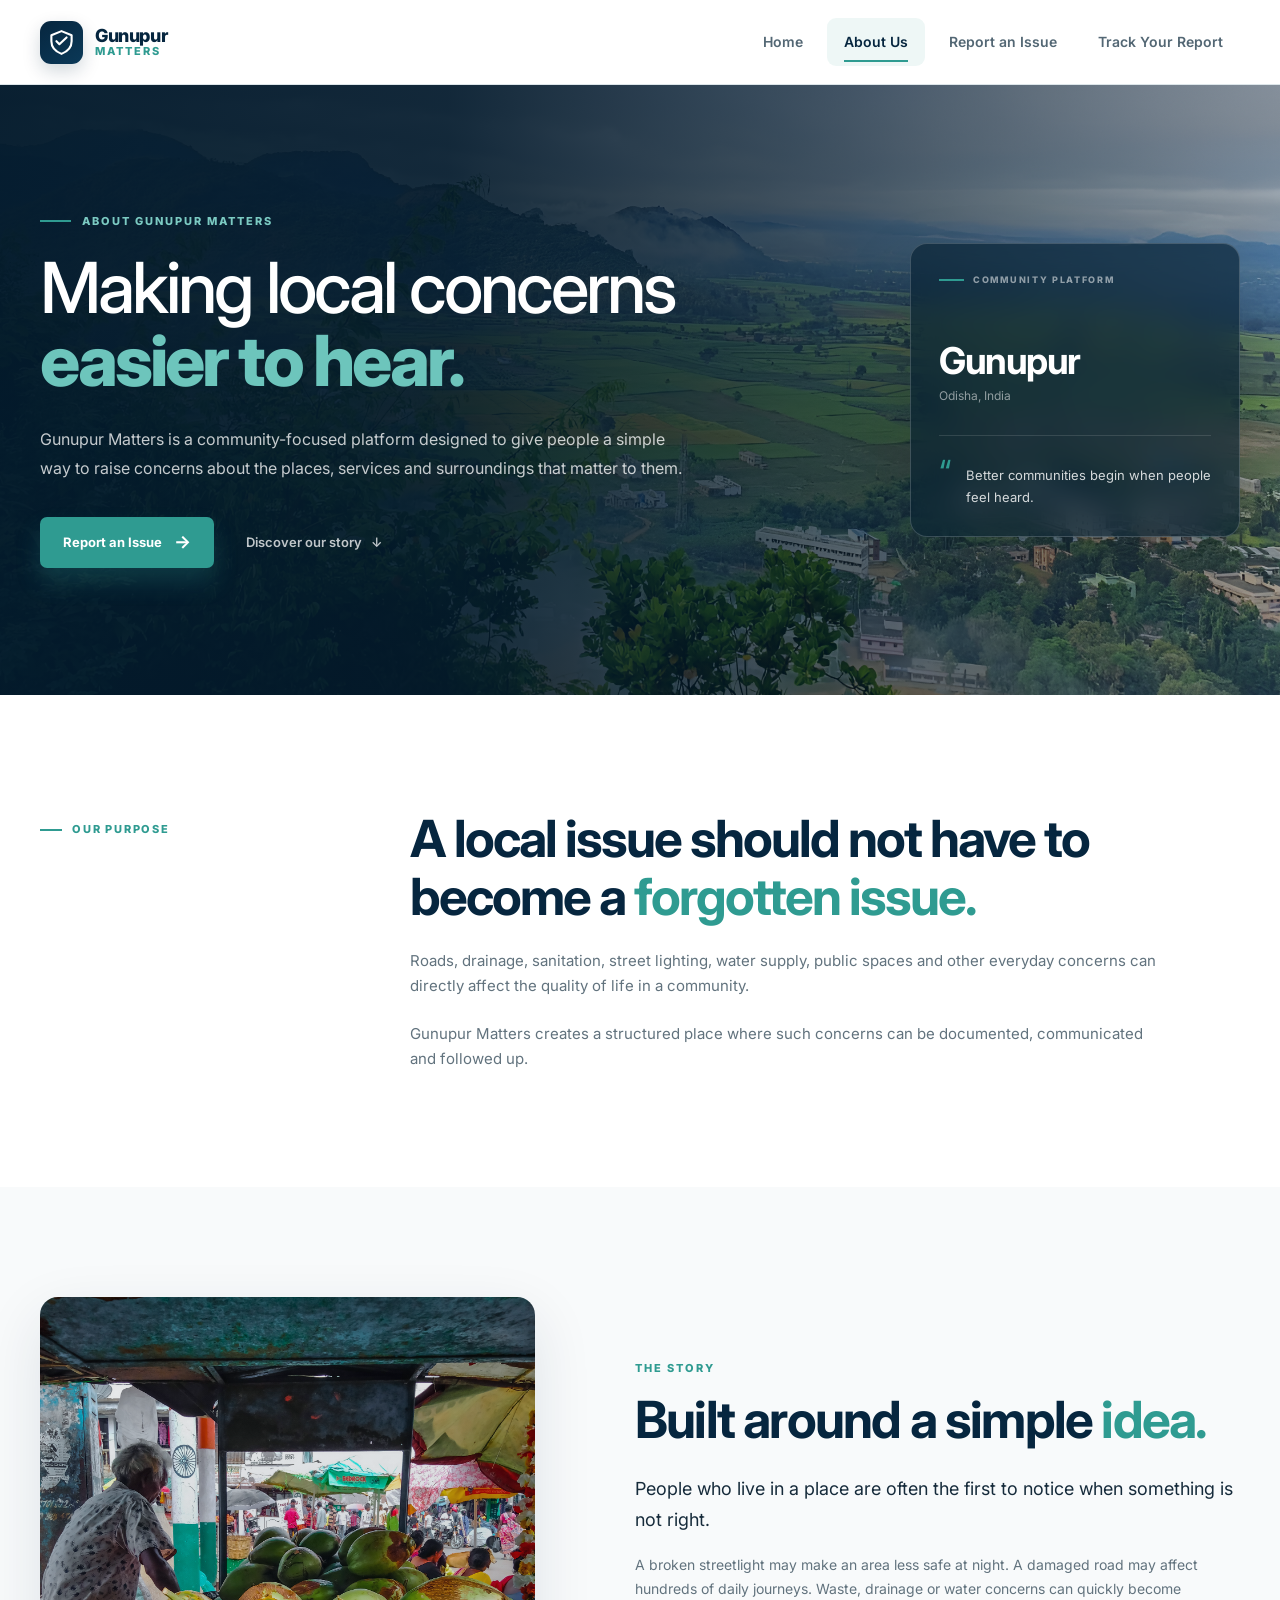
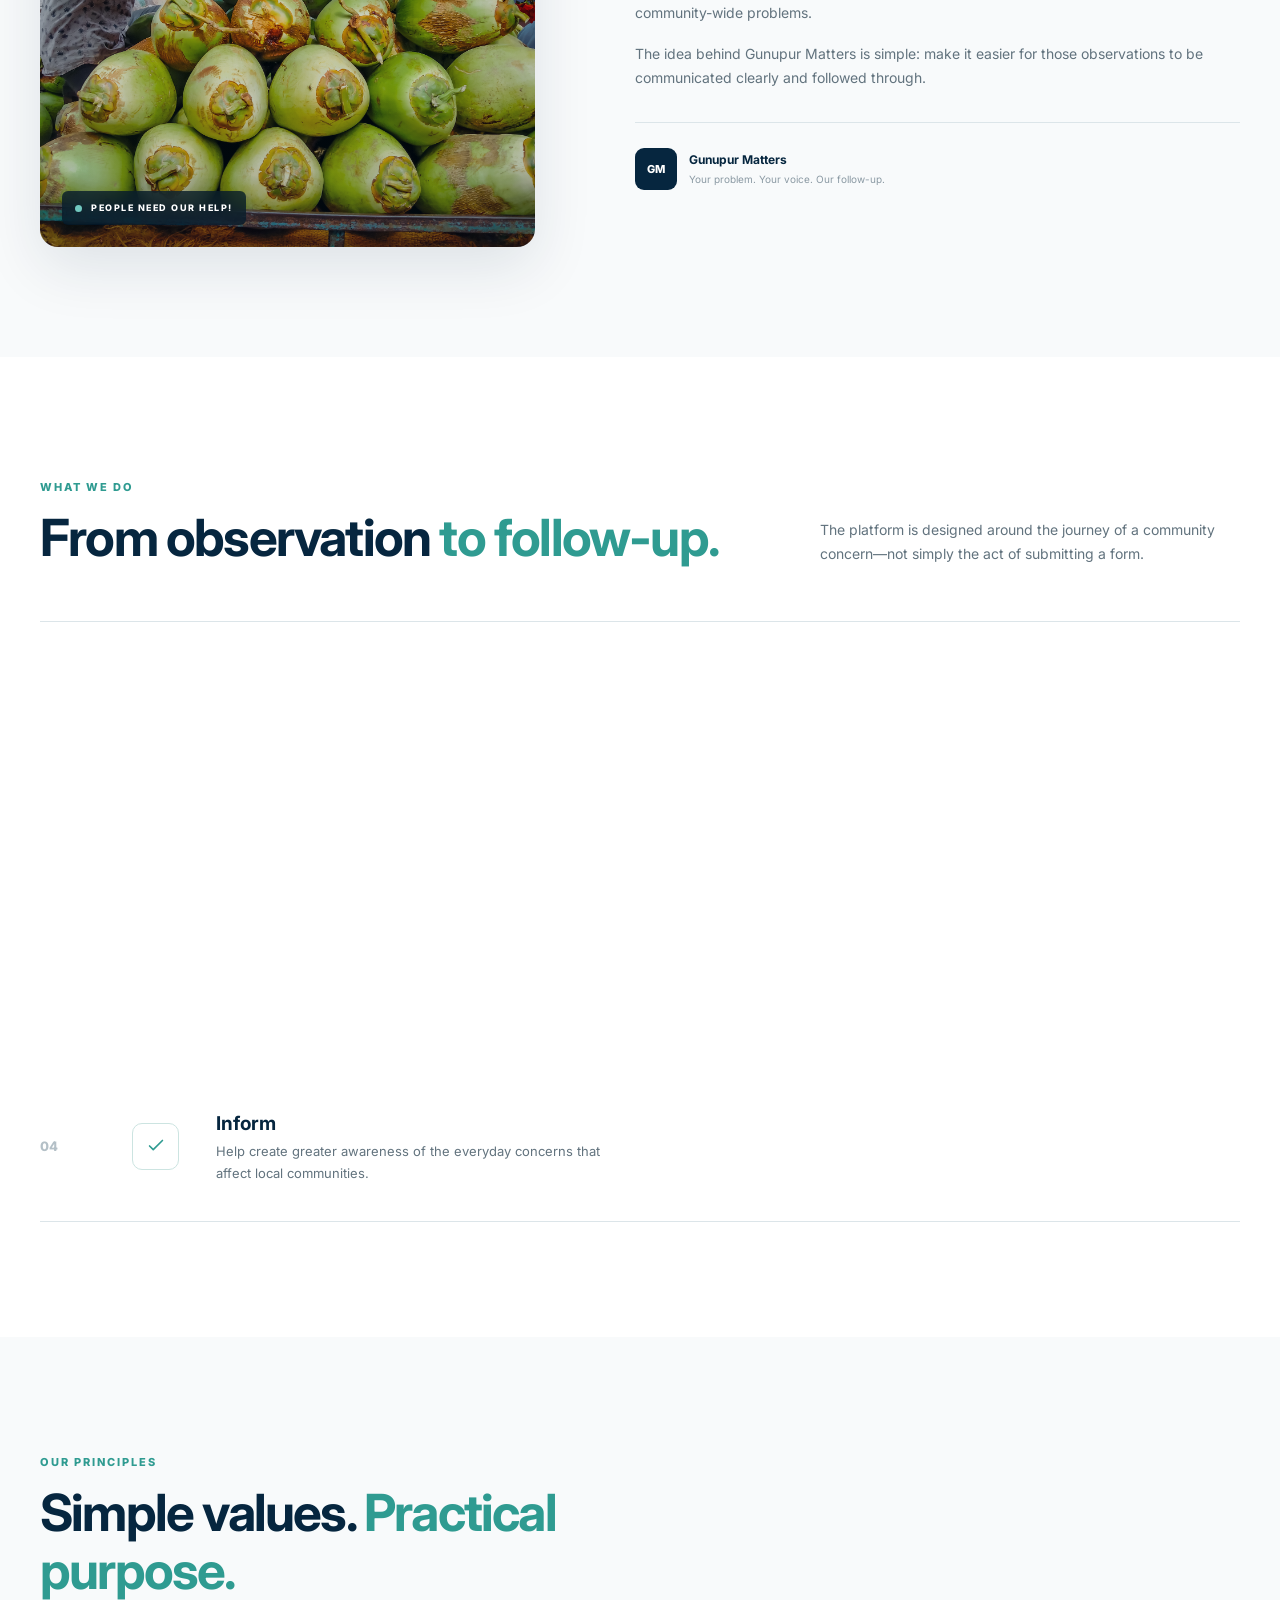
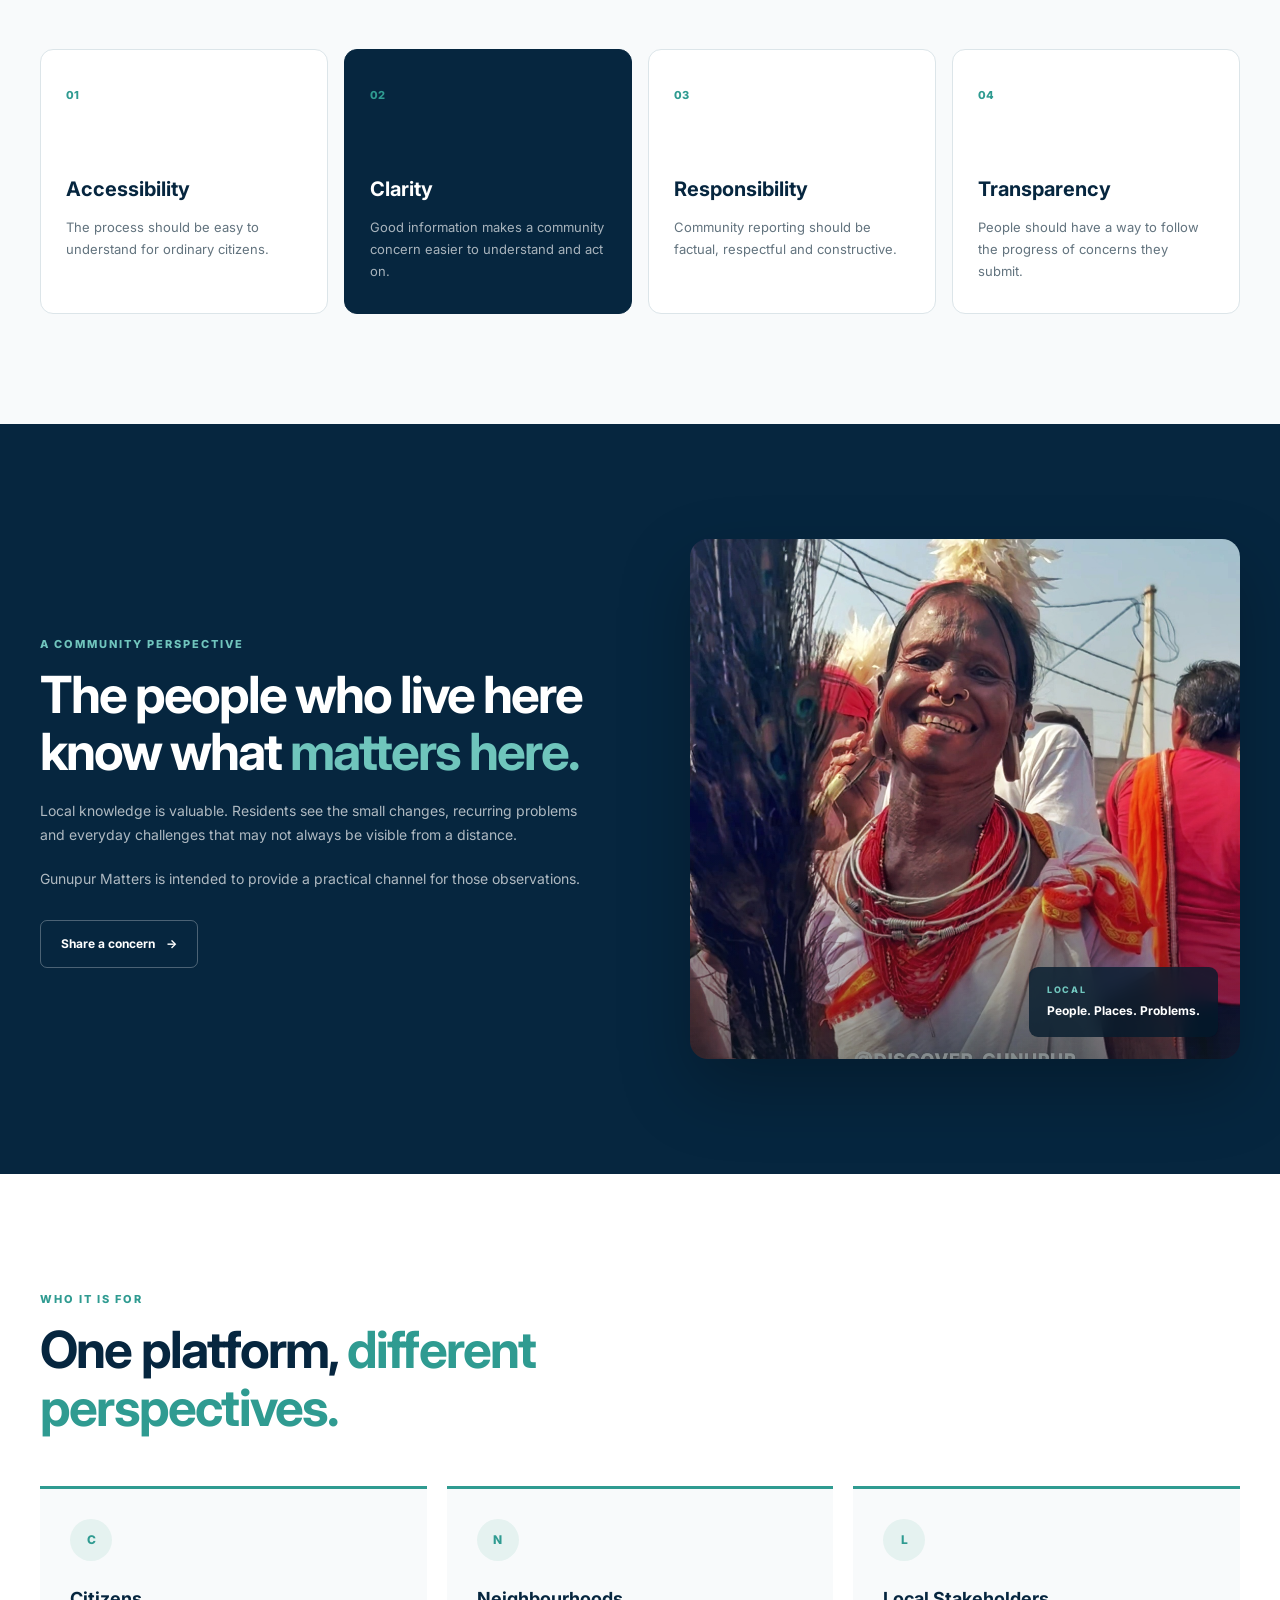
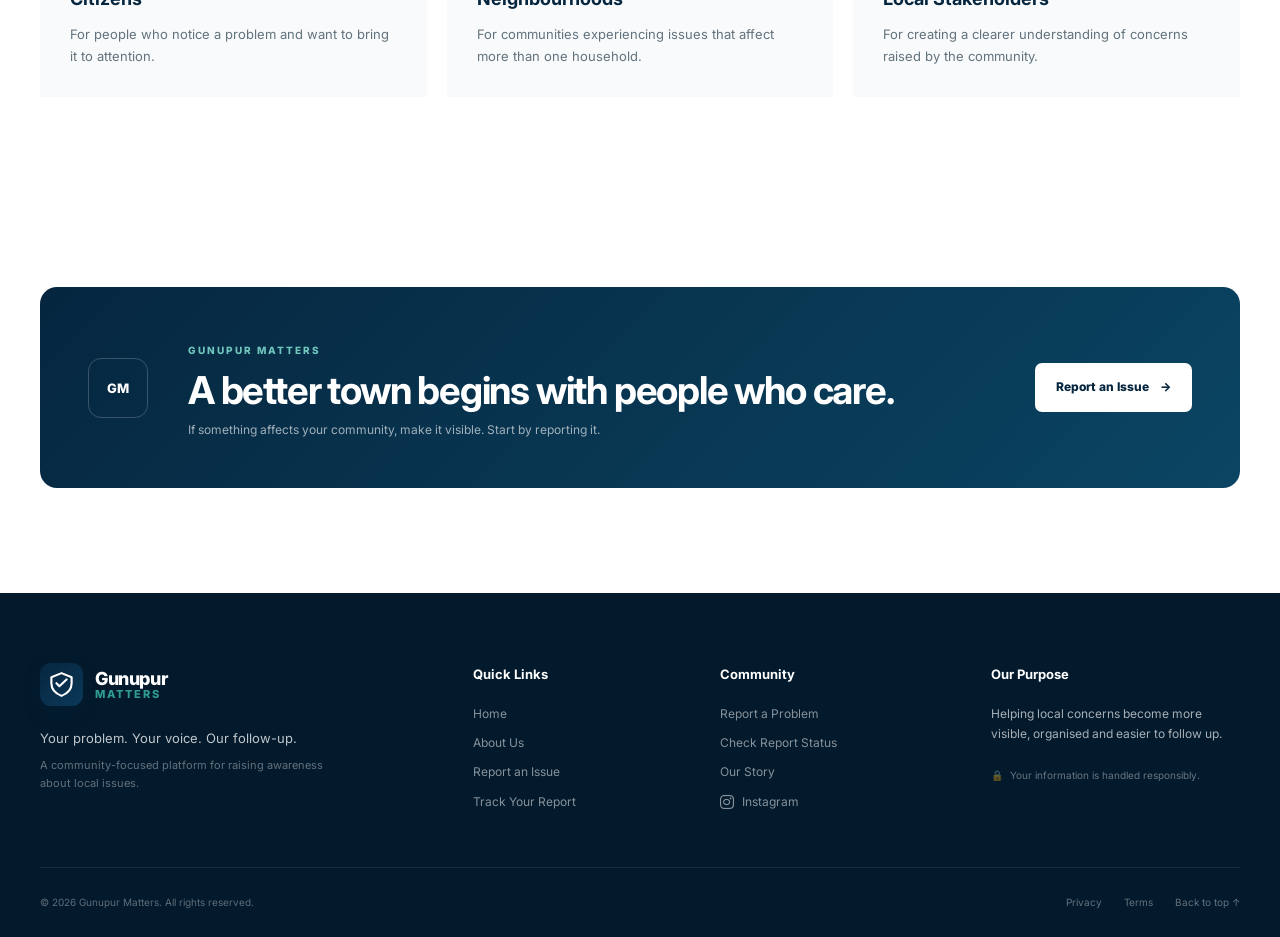
<file: about.html>
<!DOCTYPE html>
<html lang="en">

<head>
    <meta charset="UTF-8">

    <meta
        name="viewport"
        content="width=device-width, initial-scale=1.0"
    >

    <meta
        name="description"
        content="About Gunupur Matters — a community-focused platform created to help people raise, document and follow up on local issues."
    >

    <title>About Us | Gunupur Matters</title>

    <!-- Font -->
    <link rel="preconnect" href="https://fonts.googleapis.com">
    <link rel="preconnect" href="https://fonts.gstatic.com" crossorigin>

    <link
        href="https://fonts.googleapis.com/css2?family=Inter:wght@400;500;600;700;800&display=swap"
        rel="stylesheet"
    >

    <link
        rel="stylesheet"
        href="https://cdnjs.cloudflare.com/ajax/libs/font-awesome/6.5.2/css/all.min.css"
    >

    <!-- About Page CSS -->
    <link rel="stylesheet" href="about.css">
</head>


<body>

    <!-- =====================================================
         HEADER
    ====================================================== -->

    <header class="site-header" id="top">

        <div class="nav-container">

            <a
                href="index.html"
                class="brand"
                aria-label="Gunupur Matters Home"
            >

                <div class="brand-mark">

                    <span class="brand-icon">

                        <svg
                            viewBox="0 0 64 64"
                            aria-hidden="true"
                        >

                            <path
                                d="M32 5L56 15V29C56 43 47 53 32 59C17 53 8 43 8 29V15L32 5Z"
                            />

                            <path
                                d="M20 29L27 36L44 20"
                            />

                        </svg>

                    </span>

                </div>


                <div class="brand-text">

                    <strong>Gunupur</strong>

                    <span>Matters</span>

                </div>

            </a>


            <nav
                class="main-nav"
                id="mainNav"
                aria-label="Main navigation"
            >

                <a href="index.html">
                    Home
                </a>

                <a
                    href="about.html"
                    class="active"
                    aria-current="page"
                >
                    About Us
                </a>

                <a href="report.html">
                    Report an Issue
                </a>

                <a href="track.html">
                    Track Your Report
                </a>

            </nav>


            <button
                class="menu-toggle"
                id="menuToggle"
                type="button"
                aria-label="Open menu"
                aria-expanded="false"
            >

                <span></span>
                <span></span>
                <span></span>

            </button>

        </div>

    </header>


    <main>

        <!-- =====================================================
             ABOUT HERO
        ====================================================== -->

        <section class="about-intro">

            <div class="about-intro-bg"></div>

            <div class="about-intro-overlay"></div>


            <div class="container about-intro-grid">

                <div class="about-intro-content">

                    <div class="eyebrow">
                        ABOUT GUNUPUR MATTERS
                    </div>

                    <h1>
                        Making local concerns
                        <strong>easier to hear.</strong>
                    </h1>

                    <p>
                        Gunupur Matters is a community-focused
                        platform designed to give people a simple
                        way to raise concerns about the places,
                        services and surroundings that matter to
                        them.
                    </p>

                    <div class="intro-buttons">

                        <a
                            href="report.html"
                            class="primary-button"
                        >
                            Report an Issue
                            <span>→</span>
                        </a>

                        <a
                            href="#story"
                            class="quiet-button"
                        >
                            Discover our story
                            <span>↓</span>
                        </a>

                    </div>

                </div>


                <div class="intro-side">

                    <div class="identity-card">

                        <div class="identity-top">

                            <span class="identity-line"></span>

                            <span>
                                COMMUNITY PLATFORM
                            </span>

                        </div>

                        <div class="identity-location">

                            <strong>
                                Gunupur
                            </strong>

                            <span>
                                Odisha, India
                            </span>

                        </div>


                        <div class="identity-divider"></div>


                        <div class="identity-message">

                            <span class="quote-mark">
                                “
                            </span>

                            <p>
                                Better communities begin when
                                people feel heard.
                            </p>

                        </div>

                    </div>

                </div>

            </div>

        </section>


        <!-- =====================================================
             QUICK INTRO
        ====================================================== -->

        <section class="statement-section">

            <div class="container statement-grid">

                <div class="statement-label">
                    <span></span>
                    OUR PURPOSE
                </div>

                <div class="statement-text">

                    <h2>
                        A local issue should not
                        have to become a
                        <em>forgotten issue.</em>
                    </h2>

                    <p>
                        Roads, drainage, sanitation, street lighting,
                        water supply, public spaces and other
                        everyday concerns can directly affect the
                        quality of life in a community.
                    </p>

                    <p>
                        Gunupur Matters creates a structured place
                        where such concerns can be documented,
                        communicated and followed up.
                    </p>

                </div>

            </div>

        </section>


        <!-- =====================================================
             STORY
        ====================================================== -->

        <section
            class="story-section"
            id="story"
        >

            <div class="container story-grid">

                <div class="story-visual">

                    <div class="story-photo"></div>

                    <div class="photo-label">

                        <span class="photo-dot"></span>

                        <!-- OUR COMMUNITY --> PEOPLE NEED OUR HELP!

                    </div>

                </div>


                <div class="story-content">

                    <span class="section-label">
                        THE STORY
                    </span>

                    <h2>
                        Built around a simple
                        <span>idea.</span>
                    </h2>

                    <p class="large-copy">
                        People who live in a place are often the
                        first to notice when something is not right.
                    </p>

                    <p>
                        A broken streetlight may make an area less
                        safe at night. A damaged road may affect
                        hundreds of daily journeys. Waste, drainage
                        or water concerns can quickly become
                        community-wide problems.
                    </p>

                    <p>
                        The idea behind Gunupur Matters is simple:
                        make it easier for those observations to be
                        communicated clearly and followed through.
                    </p>


                    <div class="story-signature">

                        <div class="signature-mark">
                            GM
                        </div>

                        <div>
                            <strong>
                                Gunupur Matters
                            </strong>

                            <span>
                                Your problem. Your voice. Our follow-up.
                            </span>
                        </div>

                    </div>

                </div>

            </div>

        </section>


        <!-- =====================================================
             WHAT WE DO
        ====================================================== -->

        <section class="work-section">

            <div class="container">

                <div class="work-heading">

                    <div>

                        <span class="section-label">
                            WHAT WE DO
                        </span>

                        <h2>
                            From observation
                            <span>to follow-up.</span>
                        </h2>

                    </div>

                    <p>
                        The platform is designed around the journey
                        of a community concern—not simply the act of
                        submitting a form.
                    </p>

                </div>


                <div class="work-list">

                    <article class="work-item">

                        <div class="work-index">
                            01
                        </div>

                        <div class="work-icon">

                            <svg viewBox="0 0 24 24">

                                <path d="M12 20h9"></path>

                                <path
                                    d="M16.5 3.5a2.1 2.1 0 0 1 3 3L8 18l-4 1 1-4Z"
                                ></path>

                            </svg>

                        </div>

                        <div class="work-copy">

                            <h3>
                                Listen
                            </h3>

                            <p>
                                Give citizens a clear place to
                                describe problems they see in their
                                neighbourhood or community.
                            </p>

                        </div>

                    </article>


                    <article class="work-item">

                        <div class="work-index">
                            02
                        </div>

                        <div class="work-icon">

                            <svg viewBox="0 0 24 24">

                                <path
                                    d="M4 6h16M4 12h16M4 18h10"
                                ></path>

                            </svg>

                        </div>

                        <div class="work-copy">

                            <h3>
                                Document
                            </h3>

                            <p>
                                Capture useful details so that a
                                concern is clearer, more specific and
                                easier to understand.
                            </p>

                        </div>

                    </article>


                    <article class="work-item">

                        <div class="work-index">
                            03
                        </div>

                        <div class="work-icon">

                            <svg viewBox="0 0 24 24">

                                <path
                                    d="M21 12a9 9 0 1 1-3-6.7"
                                ></path>

                                <path
                                    d="M21 3v6h-6"
                                ></path>

                            </svg>

                        </div>

                        <div class="work-copy">

                            <h3>
                                Follow Up
                            </h3>

                            <p>
                                Provide a reference-based way to
                                check the status of an issue that
                                has already been submitted.
                            </p>

                        </div>

                    </article>


                    <article class="work-item">

                        <div class="work-index">
                            04
                        </div>

                        <div class="work-icon">

                            <svg viewBox="0 0 24 24">

                                <path
                                    d="m5 12 4 4L19 6"
                                ></path>

                            </svg>

                        </div>

                        <div class="work-copy">

                            <h3>
                                Inform
                            </h3>

                            <p>
                                Help create greater awareness of the
                                everyday concerns that affect local
                                communities.
                            </p>

                        </div>

                    </article>

                </div>

            </div>

        </section>


        <!-- =====================================================
             PRINCIPLES
        ====================================================== -->

        <section class="principles-section">

            <div class="container">

                <div class="principles-header">

                    <span class="section-label">
                        OUR PRINCIPLES
                    </span>

                    <h2>
                        Simple values.
                        <span>Practical purpose.</span>
                    </h2>

                </div>


                <div class="principles-grid">

                    <article class="principle-card">

                        <span class="principle-number">
                            01
                        </span>

                        <h3>
                            Accessibility
                        </h3>

                        <p>
                            The process should be easy to understand
                            for ordinary citizens.
                        </p>

                    </article>


                    <article class="principle-card featured">

                        <span class="principle-number">
                            02
                        </span>

                        <h3>
                            Clarity
                        </h3>

                        <p>
                            Good information makes a community
                            concern easier to understand and act on.
                        </p>

                    </article>


                    <article class="principle-card">

                        <span class="principle-number">
                            03
                        </span>

                        <h3>
                            Responsibility
                        </h3>

                        <p>
                            Community reporting should be factual,
                            respectful and constructive.
                        </p>

                    </article>


                    <article class="principle-card">

                        <span class="principle-number">
                            04
                        </span>

                        <h3>
                            Transparency
                        </h3>

                        <p>
                            People should have a way to follow the
                            progress of concerns they submit.
                        </p>

                    </article>

                </div>

            </div>

        </section>


        <!-- =====================================================
             COMMUNITY PERSPECTIVE
        ====================================================== -->

        <section class="perspective-section">

            <div class="container perspective-grid">

                <div class="perspective-copy">

                    <span class="section-label light">
                        A COMMUNITY PERSPECTIVE
                    </span>

                    <h2>
                        The people who live
                        here know what
                        <span>matters here.</span>
                    </h2>

                    <p>
                        Local knowledge is valuable. Residents see
                        the small changes, recurring problems and
                        everyday challenges that may not always be
                        visible from a distance.
                    </p>

                    <p>
                        Gunupur Matters is intended to provide a
                        practical channel for those observations.
                    </p>

                    <a
                        href="report.html"
                        class="outline-button"
                    >
                        Share a concern
                        <span>→</span>
                    </a>

                </div>


                <div class="perspective-image">

                    <div class="perspective-photo"></div>

                    <div class="image-note">

                        <span>
                            LOCAL
                        </span>

                        <strong>
                            People. Places. Problems.
                        </strong>

                    </div>

                </div>

            </div>

        </section>


        <!-- =====================================================
             WHO IT IS FOR
        ====================================================== -->

        <section class="audience-section">

            <div class="container">

                <div class="audience-header">

                    <span class="section-label">
                        WHO IT IS FOR
                    </span>

                    <h2>
                        One platform,
                        <span>different perspectives.</span>
                    </h2>

                </div>


                <div class="audience-grid">

                    <div class="audience-item">

                        <span class="audience-icon">
                            C
                        </span>

                        <h3>
                            Citizens
                        </h3>

                        <p>
                            For people who notice a problem and want
                            to bring it to attention.
                        </p>

                    </div>


                    <div class="audience-item">

                        <span class="audience-icon">
                            N
                        </span>

                        <h3>
                            Neighbourhoods
                        </h3>

                        <p>
                            For communities experiencing issues that
                            affect more than one household.
                        </p>

                    </div>


                    <div class="audience-item">

                        <span class="audience-icon">
                            L
                        </span>

                        <h3>
                            Local Stakeholders
                        </h3>

                        <p>
                            For creating a clearer understanding of
                            concerns raised by the community.
                        </p>

                    </div>

                </div>

            </div>

        </section>


        <!-- =====================================================
             FINAL CTA
        ====================================================== -->

        <section class="final-section">

            <div class="container">

                <div class="final-box">

                    <div class="final-mark">
                        GM
                    </div>

                    <div class="final-copy">

                        <span>
                            GUNUPUR MATTERS
                        </span>

                        <h2>
                            A better town begins
                            with people who care.
                        </h2>

                        <p>
                            If something affects your community,
                            make it visible. Start by reporting it.
                        </p>

                    </div>

                    <a
                        href="report.html"
                        class="final-button"
                    >
                        Report an Issue
                        <span>→</span>
                    </a>

                </div>

            </div>

        </section>

    </main>


    <!-- =====================================================
         FOOTER
    ====================================================== -->

    <footer class="site-footer">

        <div class="container">

            <div class="footer-grid">

                <!-- Brand -->

                <div class="footer-brand">

                    <a
                        href="index.html"
                        class="brand footer-logo"
                    >

                        <div class="brand-mark">

                            <span class="brand-icon">

                                <svg viewBox="0 0 64 64">

                                    <path
                                        d="M32 5L56 15V29C56 43 47 53 32 59C17 53 8 43 8 29V15L32 5Z"
                                    />

                                    <path
                                        d="M20 29L27 36L44 20"
                                    />

                                </svg>

                            </span>

                        </div>

                        <div class="brand-text">

                            <strong>Gunupur</strong>

                            <span>Matters</span>

                        </div>

                    </a>


                    <p class="footer-tagline">
                        Your problem. Your voice.
                        Our follow-up.
                    </p>

                    <p class="footer-description">
                        A community-focused platform for raising
                        awareness about local issues.
                    </p>

                </div>


                <!-- Links -->

                <div class="footer-column">

                    <h3>
                        Quick Links
                    </h3>

                    <a href="index.html">
                        Home
                    </a>

                    <a href="about.html">
                        About Us
                    </a>

                    <a href="report.html">
                        Report an Issue
                    </a>

                    <a href="track.html">
                        Track Your Report
                    </a>

                </div>


                <div class="footer-column">

                    <h3>
                        Community
                    </h3>

                    <a href="report.html">
                        Report a Problem
                    </a>

                    <a href="track.html">
                        Check Report Status
                    </a>

                    <a href="#story">
                        Our Story
                    </a>

                    <a
                        class="instagram-link"
                        href="https://www.instagram.com/gunupurmatters/"
                        target="_blank"
                        rel="noopener noreferrer"
                        aria-label="Contact Gunupur Matters on Instagram (opens in a new tab)"
                    >
                        <i class="fa-brands fa-instagram" aria-hidden="true"></i>
                        Instagram
                    </a>

                </div>


                <div class="footer-column footer-purpose">

                    <h3>
                        Our Purpose
                    </h3>

                    <p>
                        Helping local concerns become more visible,
                        organised and easier to follow up.
                    </p>

                    <div class="footer-security">
                        <span>🔒</span>
                        Your information is handled responsibly.
                    </div>

                </div>

            </div>


            <div class="footer-bottom">

                <p>
                    ©
                    <span id="currentYear"></span>
                    Gunupur Matters.
                    All rights reserved.
                </p>

                <div class="footer-links">

                    <a href="#">
                        Privacy
                    </a>

                    <a href="#">
                        Terms
                    </a>

                    <a href="#top">
                        Back to top ↑
                    </a>

                </div>

            </div>

        </div>

    </footer>


    <script src="about.js"></script>

</body>

</html>
</file>
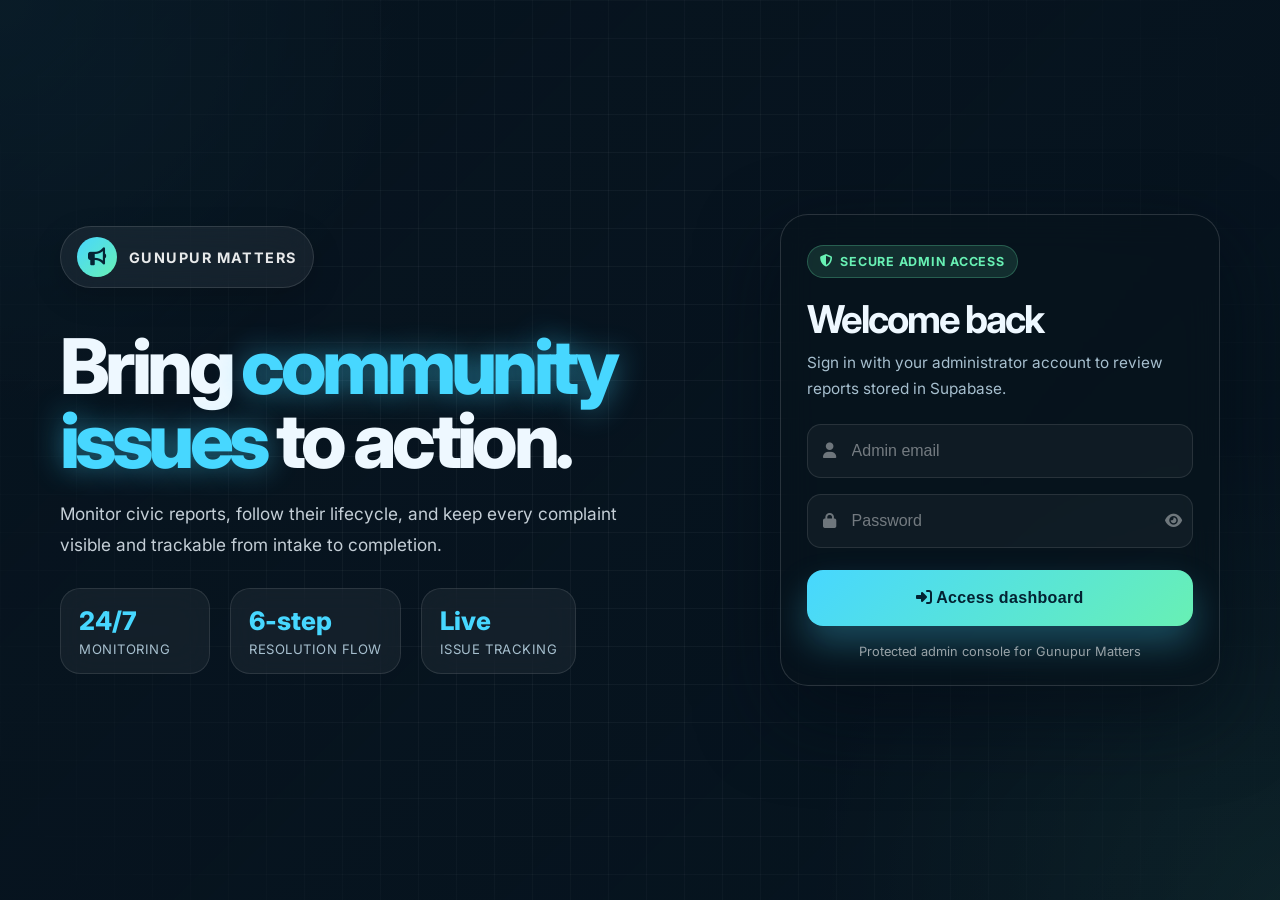
<file: adlog.html>
<!DOCTYPE html>
<html lang="en">
<head>
    <meta charset="UTF-8">
    <meta name="viewport" content="width=device-width, initial-scale=1.0">
    <title>Admin Login | Gunupur Matters</title>
    <meta name="description" content="Secure admin login for Gunupur Matters dashboard.">

    <link rel="preconnect" href="https://fonts.googleapis.com">
    <link rel="preconnect" href="https://fonts.gstatic.com" crossorigin>
    <link href="https://fonts.googleapis.com/css2?family=Inter:wght@400;500;600;700;800&display=swap" rel="stylesheet">
    <link rel="stylesheet" href="https://cdnjs.cloudflare.com/ajax/libs/font-awesome/6.5.2/css/all.min.css">

    <style>
        :root {
            --bg-dark: #07141f;
            --bg-deep: #0b1f2e;
            --bg-panel: rgba(15, 31, 46, 0.75);
            --panel-border: rgba(255, 255, 255, 0.14);
            --text: #eef8ff;
            --muted: #a6bfce;
            --accent: #47d7ff;
            --accent-2: #68f0b4;
            --warning: #ffb547;
            --danger: #ff6d7a;
            --shadow: 0 30px 80px rgba(3, 12, 21, 0.6);
        }

        * { box-sizing: border-box; }

        html, body {
            margin: 0;
            min-height: 100%;
            font-family: "Inter", sans-serif;
            background: var(--bg-dark);
            color: var(--text);
        }

        body {
            min-height: 100vh;
            display: grid;
            place-items: center;
            overflow: hidden;
            background:
                radial-gradient(circle at top left, rgba(71, 215, 255, 0.18), transparent 26%),
                radial-gradient(circle at bottom right, rgba(104, 240, 180, 0.14), transparent 30%),
                #07141f;
        }

        .bg-video-wrap {
            position: fixed;
            inset: 0;
            width: 100%;
            height: 100%;
            overflow: hidden;
            z-index: 0;
        }

        .bg-video-wrap video {
            width: 100%;
            height: 100%;
            object-fit: cover;
            filter: saturate(1.1) contrast(1.08) brightness(0.5);
            transform: scale(1.08);
        }

        .bg-video-wrap::before {
            content: "";
            position: absolute;
            inset: 0;
            background: linear-gradient(135deg, rgba(7, 20, 31, 0.78), rgba(7, 20, 31, 0.52));
            z-index: 1;
        }

        .pattern {
            position: absolute;
            inset: 0;
            background-image:
                linear-gradient(rgba(255,255,255,0.04) 1px, transparent 1px),
                linear-gradient(90deg, rgba(255,255,255,0.04) 1px, transparent 1px);
            background-size: 38px 38px;
            mask-image: radial-gradient(circle at center, black 38%, transparent 100%);
            z-index: 2;
        }

        .app-shell {
            position: relative;
            z-index: 3;
            width: min(1180px, calc(100% - 32px));
            display: grid;
            grid-template-columns: 1.2fr 0.8fr;
            gap: 28px;
            align-items: center;
        }

        .brand-panel {
            padding: 24px 18px 24px 10px;
        }

        .brand-mark {
            display: inline-flex;
            align-items: center;
            gap: 12px;
            background: rgba(255,255,255,0.06);
            border: 1px solid rgba(255,255,255,0.12);
            border-radius: 999px;
            padding: 10px 16px;
            backdrop-filter: blur(18px);
            box-shadow: 0 10px 30px rgba(0,0,0,0.18);
        }

        .brand-mark .icon {
            width: 40px;
            height: 40px;
            display: grid;
            place-items: center;
            border-radius: 50%;
            background: linear-gradient(135deg, var(--accent), var(--accent-2));
            color: #052434;
            font-size: 18px;
            font-weight: 800;
        }

        .brand-mark span {
            font-size: 0.9rem;
            letter-spacing: 0.1em;
            text-transform: uppercase;
            font-weight: 700;
            color: rgba(255,255,255,0.9);
        }

        .hero-copy {
            margin-top: 42px;
            max-width: 620px;
        }

        .hero-copy h1 {
            margin: 0;
            font-size: clamp(2.5rem, 6vw, 5rem);
            line-height: 0.96;
            letter-spacing: -0.06em;
            font-weight: 800;
        }

        .hero-copy h1 .accent {
            color: var(--accent);
            text-shadow: 0 0 30px rgba(71, 215, 255, 0.48);
        }

        .hero-copy p {
            margin-top: 20px;
            color: rgba(238, 248, 255, 0.82);
            font-size: 1.08rem;
            line-height: 1.8;
            max-width: 560px;
        }

        .hero-stats {
            margin-top: 28px;
            display: flex;
            flex-wrap: wrap;
            gap: 20px;
        }

        .stat {
            min-width: 150px;
            background: rgba(255,255,255,0.05);
            border: 1px solid rgba(255,255,255,0.1);
            backdrop-filter: blur(16px);
            border-radius: 20px;
            padding: 16px 18px;
        }

        .stat strong {
            display: block;
            font-size: 1.6rem;
            font-weight: 800;
            color: var(--accent);
        }

        .stat span {
            display: block;
            margin-top: 5px;
            color: var(--muted);
            font-size: 0.82rem;
            letter-spacing: 0.04em;
            text-transform: uppercase;
        }

        .login-panel {
            width: 100%;
            display: flex;
            justify-content: center;
        }

        .login-card {
            width: min(100%, 440px);
            background: rgba(7, 19, 28, 0.6);
            border: 1px solid var(--panel-border);
            border-radius: 28px;
            padding: 30px 26px 26px;
            box-shadow: var(--shadow);
            backdrop-filter: blur(18px);
        }

        .security-badge {
            display: inline-flex;
            align-items: center;
            gap: 8px;
            background: rgba(104, 240, 180, 0.12);
            border: 1px solid rgba(104, 240, 180, 0.25);
            color: var(--accent-2);
            border-radius: 999px;
            padding: 8px 12px;
            font-size: 0.78rem;
            font-weight: 700;
            letter-spacing: 0.06em;
            text-transform: uppercase;
        }

        .login-card h2 {
            margin: 18px 0 8px;
            font-size: clamp(2rem, 3vw, 2.5rem);
            letter-spacing: -0.05em;
        }

        .login-card p {
            margin: 0 0 22px;
            color: var(--muted);
            font-size: 0.96rem;
            line-height: 1.7;
        }

        .notice {
            display: none;
            align-items: center;
            gap: 12px;
            border-radius: 14px;
            padding: 12px 14px;
            margin-bottom: 18px;
            color: #ffe4d0;
            background: rgba(255, 109, 122, 0.12);
            border: 1px solid rgba(255, 109, 122, 0.35);
            font-size: 0.92rem;
        }

        .notice.show {
            display: flex;
        }

        .login-form {
            display: flex;
            flex-direction: column;
            gap: 16px;
        }

        .field {
            position: relative;
        }

        .field i {
            position: absolute;
            left: 16px;
            top: 50%;
            transform: translateY(-50%);
            color: rgba(255,255,255,0.4);
            font-size: 0.95rem;
            z-index: 2;
        }

        .field input {
            width: 100%;
            background: rgba(255,255,255,0.04);
            border: 1px solid rgba(255,255,255,0.1);
            color: var(--text);
            border-radius: 14px;
            height: 54px;
            padding: 0 18px 0 44px;
            font-size: 1rem;
            transition: border-color 0.2s ease, box-shadow 0.2s ease, transform 0.2s ease;
            outline: none;
        }

        .field input::placeholder {
            color: rgba(255,255,255,0.42);
        }

        .field input:focus {
            border-color: rgba(71, 215, 255, 0.7);
            box-shadow: 0 0 0 4px rgba(71, 215, 255, 0.12);
            transform: translateY(-1px);
        }

        .toggle-password {
            position: absolute;
            right: 18px;
            top: 50%;
            transform: translateY(-50%);
            width: 26px;
            height: 26px;
            border: none;
            background: transparent;
            color: rgba(255,255,255,0.72);
            font-size: 0.95rem;
            cursor: pointer;
            border-radius: 8px;
            display: flex;
            align-items: center;
            justify-content: center;
            z-index: 3;
            padding: 0;
        }

        .toggle-password:hover {
            color: rgba(255,255,255,1);
        }

        .row {
            display: flex;
            align-items: center;
            justify-content: flex-start;
            gap: 10px;
            margin-top: 4px;
            font-size: 0.86rem;
            color: var(--muted);
        }

        .remember {
            display: inline-flex;
            align-items: center;
            gap: 8px;
            flex-wrap: wrap;
        }

        .remember input {
            accent-color: var(--accent);
        }

        .link {
            color: var(--accent);
            text-decoration: none;
        }

        .submit-btn {
            margin-top: 6px;
            border: none;
            background: linear-gradient(135deg, var(--accent), var(--accent-2));
            color: #032232;
            font-weight: 800;
            font-size: 1rem;
            letter-spacing: 0.02em;
            border-radius: 16px;
            height: 56px;
            cursor: pointer;
            transition: transform 0.2s ease, box-shadow 0.2s ease;
            box-shadow: 0 18px 35px rgba(71, 215, 255, 0.28);
        }

        .submit-btn:hover {
            transform: translateY(-2px);
            box-shadow: 0 24px 40px rgba(71, 215, 255, 0.32);
        }

        .demo-box {
            margin-top: 16px;
            padding: 12px 14px;
            border-radius: 14px;
            background: rgba(255,255,255,0.04);
            border: 1px dashed rgba(255,255,255,0.12);
            color: var(--muted);
            font-size: 0.82rem;
            line-height: 1.5;
        }

        .demo-box strong {
            color: var(--text);
        }

        .footer-note {
            margin-top: 18px;
            color: rgba(255,255,255,0.58);
            font-size: 0.8rem;
            text-align: center;
        }

        @media (max-width: 920px) {
            body {
                overflow-y: auto;
            }

            .app-shell {
                grid-template-columns: 1fr;
                padding: 40px 0 60px;
            }

            .brand-panel {
                padding: 0;
                text-align: center;
            }

            .hero-copy {
                margin: 28px auto 0;
                text-align: center;
            }

            .hero-stats {
                justify-content: center;
            }
        }

        @media (max-width: 540px) {
            .app-shell {
                width: min(100% - 18px, 440px);
            }

            .login-card {
                padding: 22px 16px 16px;
                border-radius: 22px;
            }

            .hero-copy h1 {
                font-size: 2.4rem;
            }

            .field input {
                height: 50px;
                font-size: 0.96rem;
            }

            .submit-btn {
                height: 52px;
            }

            .demo-box {
                font-size: 0.78rem;
            }
        }
    </style>
</head>
<body>
    <div class="bg-video-wrap" aria-hidden="true">
        <video autoplay muted loop playsinline poster="https://images.unsplash.com/photo-1520607162513-77705c0f0d4a?auto=format&fit=crop&w=1400&q=80">
            <source src="https://cdn.coverr.co/videos/coverr-cars-driving-through-the-city-1568303441185/1080p.mp4" type="video/mp4">
        </video>
        <div class="pattern"></div>
    </div>

    <div class="app-shell">
        <div class="brand-panel">
            <div class="brand-mark">
                <div class="icon"><i class="fa-solid fa-bullhorn"></i></div>
                <span>Gunupur Matters</span>
            </div>

            <div class="hero-copy">
                <h1>Bring <span class="accent">community issues</span> to action.</h1>
                <p>
                    Monitor civic reports, follow their lifecycle, and keep every complaint visible and trackable from intake to completion.
                </p>

                <div class="hero-stats">
                    <div class="stat">
                        <strong>24/7</strong>
                        <span>Monitoring</span>
                    </div>
                    <div class="stat">
                        <strong>6-step</strong>
                        <span>Resolution flow</span>
                    </div>
                    <div class="stat">
                        <strong>Live</strong>
                        <span>Issue tracking</span>
                    </div>
                </div>
            </div>
        </div>

        <div class="login-panel">
            <div class="login-card">
                <div class="security-badge">
                    <i class="fa-solid fa-shield-halved"></i>
                    Secure admin access
                </div>

                <h2>Welcome back</h2>
                <p>Sign in with your administrator account to review reports stored in Supabase.</p>

                <div class="notice" id="loginNotice">
                    <i class="fa-solid fa-triangle-exclamation"></i>
                    <span id="noticeText">Invalid login.</span>
                </div>

                <form class="login-form" id="adminLoginForm">
                    <div class="field">
                        <i class="fa-solid fa-user"></i>
                        <input type="email" id="email" name="email" placeholder="Admin email" required autocomplete="email">
                    </div>

                    <div class="field password-field">
                        <i class="fa-solid fa-lock"></i>
                        <input type="password" id="password" name="password" placeholder="Password" required autocomplete="current-password">
                        <button type="button" class="toggle-password" aria-label="Show password" onclick="togglePassword()">
                            <i class="fa-solid fa-eye"></i>
                        </button>
                    </div>

                    <button type="submit" class="submit-btn">
                        <i class="fa-solid fa-right-to-bracket"></i>
                        Access dashboard
                    </button>
                </form>

                <div class="footer-note">Protected admin console for Gunupur Matters</div>
            </div>
        </div>
    </div>

    <script src="supabase-browser.js"></script>
    <script>
        const notice = document.getElementById('loginNotice');
        const noticeText = document.getElementById('noticeText');
        const loginForm = document.getElementById('adminLoginForm');
        const submitButton = loginForm.querySelector('button[type="submit"]');

        if (new URLSearchParams(window.location.search).has('reason')) {
            notice.classList.add('show');
            noticeText.textContent = 'Please sign in with an authorized administrator account.';
        }

        loginForm.addEventListener('submit', async event => {
            event.preventDefault();
            notice.classList.remove('show');
            submitButton.disabled = true;
            try {
                await signInAdminWithSupabase(
                    document.getElementById('email').value.trim(),
                    document.getElementById('password').value
                );
                const requestedPage = new URLSearchParams(window.location.search).get('next');
                const destination = requestedPage === 'adupload.html' ? requestedPage : 'admin.html';
                window.location.replace(destination);
            } catch (error) {
                noticeText.textContent = error.message || 'Unable to sign in.';
                notice.classList.add('show');
                submitButton.disabled = false;
            }
        });

        function togglePassword() {
            const passwordInput = document.getElementById('password');
            const toggle = document.querySelector('.toggle-password i');

            if (passwordInput.type === 'password') {
                passwordInput.type = 'text';
                toggle.classList.remove('fa-eye');
                toggle.classList.add('fa-eye-slash');
            } else {
                passwordInput.type = 'password';
                toggle.classList.remove('fa-eye-slash');
                toggle.classList.add('fa-eye');
            }
        }
    </script>
</body>
</html>
</file>
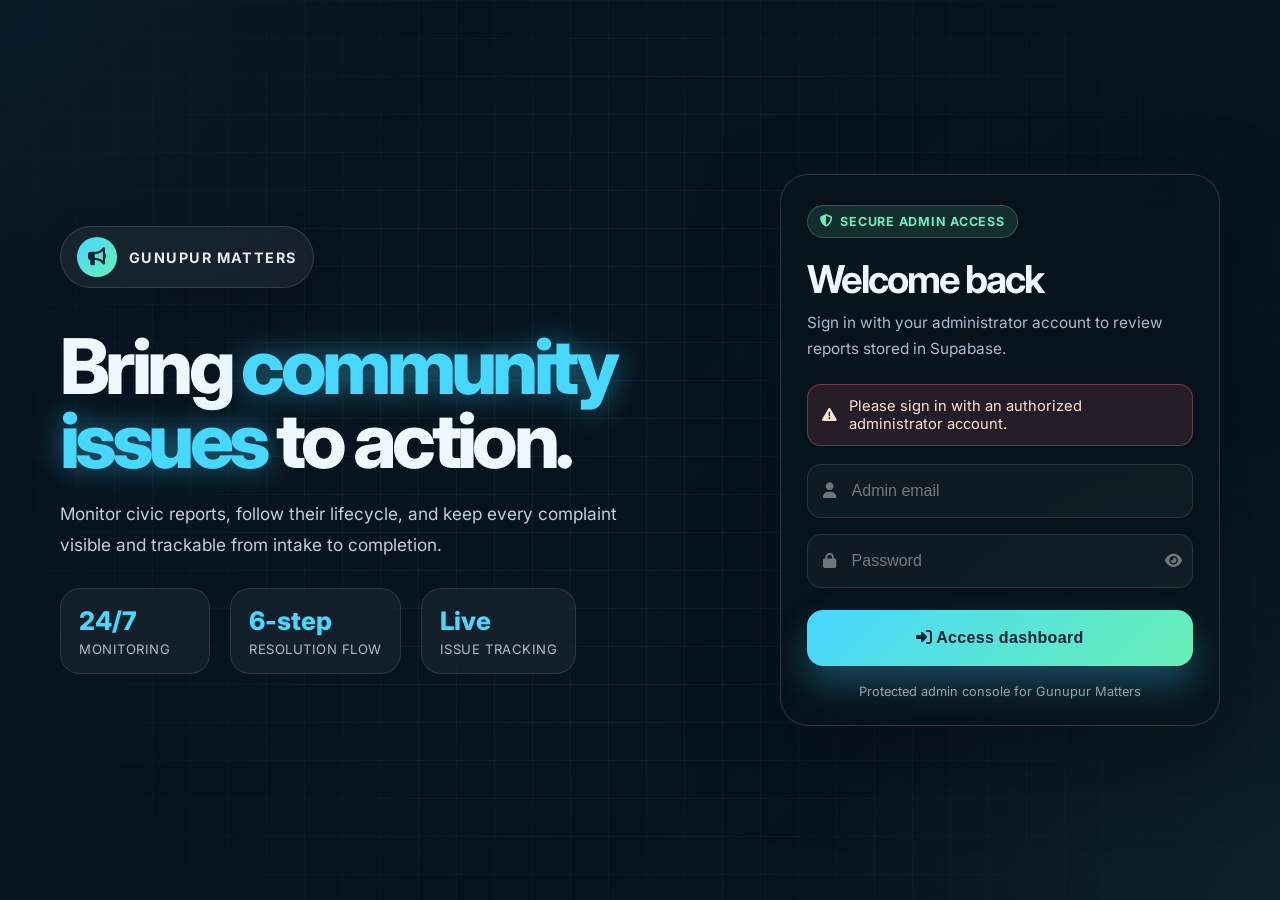
<file: admin.html>
<!DOCTYPE html>
<html lang="en">

<head>

    <meta charset="UTF-8">

    <meta
        name="viewport"
        content="width=device-width, initial-scale=1.0"
    >

    <title>Admin Dashboard | Gunupur Matters</title>

    <meta
        name="description"
        content="Gunupur Matters administration dashboard for managing community reports."
    >

    <!-- Google Font -->
    <link rel="preconnect" href="https://fonts.googleapis.com">

    <link
        href="https://fonts.googleapis.com/css2?family=Inter:wght@400;500;600;700;800&display=swap"
        rel="stylesheet"
    >

    <!-- Font Awesome -->
    <link
        rel="stylesheet"
        href="https://cdnjs.cloudflare.com/ajax/libs/font-awesome/6.5.2/css/all.min.css"
    >

    <!-- Admin CSS -->
    <link
        rel="stylesheet"
        href="admin.css"
    >

</head>


<body class="admin-auth-pending">


<!-- =========================================================
     ADMIN HEADER
========================================================= -->

<header class="admin-header">

    <div class="header-left">

        <button
            class="sidebar-toggle"
            id="sidebarToggle"
            aria-label="Toggle sidebar"
        >
            <i class="fa-solid fa-bars"></i>
        </button>


        <a
            href="../index.html"
            class="brand"
        >

            <span class="brand-icon">
                <i class="fa-solid fa-bullhorn"></i>
            </span>

            <span class="brand-text">

                <strong>Gunupur</strong>

                <span>Matters</span>

            </span>

        </a>


        <span class="admin-badge">
            ADMIN
        </span>

    </div>


    <div class="header-right">

        <a
            class="publish-event-button"
            href="adupload.html"
        >
            <i class="fa-solid fa-camera"></i>
            <span>Share activity</span>
        </a>

        <div class="admin-user">

            <div class="user-avatar">
                <i class="fa-solid fa-user"></i>
            </div>

            <div class="user-info">

                <strong>Administrator</strong>

                <span>Admin Account</span>

            </div>

            <i class="fa-solid fa-chevron-down user-chevron"></i>

        </div>


        <button
            class="logout-button"
            id="logoutButton"
        >
            <i class="fa-solid fa-right-from-bracket"></i>
            <span>Logout</span>
        </button>

    </div>

</header>


<!-- =========================================================
     MOBILE OVERLAY
========================================================= -->

<div
    class="sidebar-overlay"
    id="sidebarOverlay"
></div>



<!-- =========================================================
     ADMIN LAYOUT
========================================================= -->

<div class="admin-layout">


<!-- =========================================================
     SIDEBAR
========================================================= -->

<aside
    class="admin-sidebar"
    id="adminSidebar"
>

    <div class="sidebar-menu">


        <span class="sidebar-heading">
            MAIN MENU
        </span>
        <span class="sidebar-heading">
            <a href="index.html">HOME</a>
        </span>


        <button
            class="sidebar-link active"
            data-view="dashboard"
        >

            <i class="fa-solid fa-chart-pie"></i>

            <span>Dashboard</span>

        </button>


        <button
            class="sidebar-link"
            data-view="reports"
        >

            <i class="fa-solid fa-file-lines"></i>

            <span>All Reports</span>

            <span
                class="sidebar-count"
                id="sidebarReportCount"
            >
                0
            </span>

        </button>


        <button
            class="sidebar-link"
            data-filter-status="Under Review"
        >

            <i class="fa-solid fa-clock"></i>

            <span>Under Review</span>

            <span
                class="sidebar-count warning"
                id="sidebarReviewCount"
            >
                0
            </span>

        </button>


        <button
            class="sidebar-link"
            data-filter-status="Follow-up Initiated"
        >

            <i class="fa-solid fa-arrow-up-right-dots"></i>

            <span>Follow-up</span>

            <span
                class="sidebar-count success"
                id="sidebarFollowupCount"
            >
                0
            </span>

        </button>


        <button
            class="sidebar-link"
            data-filter-status="Completed"
        >

            <i class="fa-solid fa-circle-check"></i>

            <span>Completed</span>

            <span
                class="sidebar-count success"
                id="sidebarClosedCount"
            >
                0
            </span>

        </button>


        <button
            class="sidebar-link"
            data-filter-priority="High"
        >

            <i class="fa-solid fa-triangle-exclamation"></i>

            <span>High Priority</span>

            <span
                class="sidebar-count danger"
                id="sidebarHighCount"
            >
                0
            </span>

        </button>



        <span class="sidebar-heading sidebar-heading-spaced">
            MANAGEMENT
        </span>


        <button
            class="sidebar-link"
            data-view="analytics"
        >

            <i class="fa-solid fa-chart-column"></i>

            <span>Analytics</span>

        </button>


        <button
            class="sidebar-link"
            id="exportReports"
        >

            <i class="fa-solid fa-download"></i>

            <span>Export Reports</span>

        </button>


        <button
            class="sidebar-link"
            data-view="settings"
        >

            <i class="fa-solid fa-gear"></i>

            <span>Settings</span>

        </button>


        <button
            class="sidebar-link"
            data-view="archive"
        >

            <i class="fa-solid fa-box-archive"></i>

            <span>Archive</span>

        </button>

    </div>



    <!-- SECURITY CARD -->

    <div class="security-card">

        <div class="security-icon">

            <i class="fa-solid fa-shield-halved"></i>

        </div>

        <h4>
            Secure Admin Area
        </h4>

        <p>
            Only authorized personnel should access
            community report information.
        </p>

    </div>

</aside>



<!-- =========================================================
     MAIN CONTENT
========================================================= -->

<main class="admin-main">


<!-- =========================================================
     DASHBOARD VIEW
========================================================= -->

<section
    class="admin-view active"
    id="dashboardView"
>


    <!-- PAGE HEADER -->

    <div class="page-header">

        <div>

            <span class="page-eyebrow">
                ADMINISTRATION
            </span>

            <h1>
                Dashboard
            </h1>

            <p>
                Monitor and manage community reports
                submitted through Gunupur Matters.
            </p>

        </div>


        <div class="page-actions">

            <button
                class="secondary-button"
                id="refreshDashboard"
            >

                <i class="fa-solid fa-rotate"></i>

                Refresh

            </button>


            <button
                class="primary-button"
                id="dashboardExport"
            >

                <i class="fa-solid fa-download"></i>

                Export Reports

            </button>

        </div>

    </div>



    <!-- =====================================================
         STATISTICS
    ===================================================== -->

    <div class="stats-grid">


        <div class="stat-card">

            <div class="stat-icon blue">

                <i class="fa-solid fa-file-lines"></i>

            </div>

            <div class="stat-content">

                <span>
                    Total Reports
                </span>

                <strong id="totalReports">
                    0
                </strong>

                <small>
                    All submitted reports
                </small>

            </div>

        </div>



        <div class="stat-card">

            <div class="stat-icon orange">

                <i class="fa-solid fa-clock"></i>

            </div>

            <div class="stat-content">

                <span>
                    Under Review
                </span>

                <strong id="underReviewReports">
                    0
                </strong>

                <small>
                    Currently being reviewed
                </small>

            </div>

        </div>



        <div class="stat-card">

            <div class="stat-icon purple">

                <i class="fa-solid fa-arrow-up-right-dots"></i>

            </div>

            <div class="stat-content">

                <span>
                    Follow-up
                </span>

                <strong id="followupReports">
                    0
                </strong>

                <small>
                    Active follow-ups
                </small>

            </div>

        </div>



        <div class="stat-card">

            <div class="stat-icon red">

                <i class="fa-solid fa-triangle-exclamation"></i>

            </div>

            <div class="stat-content">

                <span>
                    High Priority
                </span>

                <strong id="highPriorityReports">
                    0
                </strong>

                <small>
                    Requires attention
                </small>

            </div>

        </div>



        <div class="stat-card">

            <div class="stat-icon green">

                <i class="fa-solid fa-circle-check"></i>

            </div>

            <div class="stat-content">

                <span>
                    Closed
                </span>

                <strong id="closedReports">
                    0
                </strong>

                <small>
                    Completed reports
                </small>

            </div>

        </div>

    </div>



    <!-- =====================================================
         REPORT MANAGEMENT
    ===================================================== -->

    <div class="content-grid">


        <!-- REPORT TABLE -->

        <div class="panel reports-panel">


            <div class="panel-header">

                <div>

                    <h2>
                        Community Reports
                    </h2>

                    <p>
                        Review and manage submitted issues.
                    </p>

                </div>


                <button
                    class="text-button"
                    id="viewAllReports"
                >
                    View All
                    <i class="fa-solid fa-arrow-right"></i>
                </button>

            </div>



            <!-- FILTERS -->

            <div class="report-filters">

                <div class="search-box">

                    <i class="fa-solid fa-magnifying-glass"></i>

                    <input
                        type="search"
                        id="reportSearch"
                        placeholder="Search by ID, title, location..."
                    >

                </div>


                <select id="statusFilter">

                    <option value="">
                        All Status
                    </option>

                    <option value="Pending Review">
                        Pending Review
                    </option>

                    <option value="Report Submitted">
                        Report Submitted
                    </option>

                    <option value="Under Review">
                        Under Review
                    </option>

                    <option value="Follow-up Initiated">
                        Follow-up Initiated
                    </option>

                    <option value="Under Process">
                        Under Process
                    </option>

                    <option value="Completed">
                        Completed
                    </option>

                </select>


                <select id="categoryFilter">

                    <option value="">
                        All Categories
                    </option>

                </select>


                <select id="priorityFilter">

                    <option value="">
                        All Priorities
                    </option>

                    <option value="High">
                        High
                    </option>

                    <option value="Medium">
                        Medium
                    </option>

                    <option value="Low">
                        Low
                    </option>

                </select>

            </div>



            <!-- TABLE -->

            <div class="table-wrapper">

                <table class="reports-table">

                    <thead>

                        <tr>

                            <th>
                                Report ID
                            </th>

                            <th>
                                Issue
                            </th>

                            <th>
                                Category
                            </th>

                            <th>
                                Location
                            </th>

                            <th>
                                Priority
                            </th>

                            <th>
                                Status
                            </th>

                            <th>
                                Submitted
                            </th>

                            <th>
                                Action
                            </th>

                        </tr>

                    </thead>

                    <tbody id="reportsTableBody">
                    </tbody>

                </table>

            </div>



            <!-- EMPTY -->

            <div
                class="table-empty"
                id="tableEmpty"
            >

                <div class="empty-icon">
                    <i class="fa-solid fa-folder-open"></i>
                </div>

                <h3>
                    No reports found
                </h3>

                <p>
                    Try changing your search or filters.
                </p>

            </div>



            <!-- PAGINATION -->

            <div class="table-footer">

                <span id="tableSummary">
                    Showing 0 reports
                </span>

                <div
                    class="pagination"
                    id="pagination"
                ></div>

            </div>

        </div>


        <!-- QUICK ACTIVITY -->

        <div class="panel activity-panel">

            <div class="panel-header">

                <div>

                    <h2>
                        Recent Activity
                    </h2>

                    <p>
                        Latest report activity.
                    </p>

                </div>

            </div>


            <div
                class="activity-list"
                id="activityList"
            ></div>

        </div>

    </div>


</section>



<!-- =========================================================
     REPORTS VIEW
========================================================= -->

<section
    class="admin-view"
    id="reportsView"
>

    <div class="page-header">

        <div>

            <span class="page-eyebrow">
                REPORT MANAGEMENT
            </span>

            <h1>
                All Reports
            </h1>

            <p>
                Search, review and manage all community reports.
            </p>

        </div>

        <div class="page-actions">

            <button
                class="secondary-button"
                id="reportsRefresh"
            >
                <i class="fa-solid fa-rotate"></i>
                Refresh
            </button>

            <button
                class="primary-button"
                id="reportsExport"
            >
                <i class="fa-solid fa-download"></i>
                Export
            </button>

        </div>

    </div>


    <div class="panel full-reports-panel">

        <div class="report-filters large-filters">

            <div class="search-box">

                <i class="fa-solid fa-magnifying-glass"></i>

                <input
                    type="search"
                    id="allReportSearch"
                    placeholder="Search reports..."
                >

            </div>


            <select id="allStatusFilter">

                <option value="">
                    All Status
                </option>

                <option value="Pending Review">
                    Pending Review
                </option>

                <option value="Report Submitted">
                    Report Submitted
                </option>

                <option value="Under Review">
                    Under Review
                </option>

                <option value="Follow-up Initiated">
                    Follow-up Initiated
                </option>

                <option value="Under Process">
                    Under Process
                </option>

                <option value="Completed">
                    Completed
                </option>

            </select>


            <select id="allPriorityFilter">

                <option value="">
                    All Priorities
                </option>

                <option value="High">
                    High
                </option>

                <option value="Medium">
                    Medium
                </option>

                <option value="Low">
                    Low
                </option>

            </select>

        </div>


        <div
            class="reports-card-grid"
            id="reportsCardGrid"
        ></div>

    </div>

</section>



<!-- =========================================================
     ANALYTICS VIEW
========================================================= -->

<section
    class="admin-view"
    id="analyticsView"
>

    <div class="page-header">

        <div>

            <span class="page-eyebrow">
                REPORT INSIGHTS
            </span>

            <h1>
                Analytics
            </h1>

            <p>
                Understand report trends and community issues.
            </p>

        </div>

    </div>


    <div class="analytics-grid">


        <div class="panel analytics-card">

            <div class="panel-header">

                <div>

                    <h2>
                        Reports by Status
                    </h2>

                    <p>
                        Current report distribution.
                    </p>

                </div>

            </div>


            <div
                class="status-chart"
                id="statusChart"
            ></div>

        </div>



        <div class="panel analytics-card">

            <div class="panel-header">

                <div>

                    <h2>
                        Reports by Category
                    </h2>

                    <p>
                        Community issue categories.
                    </p>

                </div>

            </div>


            <div
                class="category-chart"
                id="categoryChart"
            ></div>

        </div>



        <div class="panel analytics-card wide">

            <div class="panel-header">

                <div>

                    <h2>
                        Report Summary
                    </h2>

                    <p>
                        Overall report statistics.
                    </p>

                </div>

            </div>


            <div
                class="analytics-summary"
                id="analyticsSummary"
            ></div>

        </div>

    </div>

</section>



<!-- =========================================================
     SETTINGS VIEW
========================================================= -->

<section
    class="admin-view"
    id="settingsView"
>

    <div class="page-header">

        <div>

            <span class="page-eyebrow">
                SYSTEM
            </span>

            <h1>
                Settings
            </h1>

            <p>
                Configure the administration interface.
            </p>

        </div>

    </div>


    <div class="settings-grid">


        <div class="panel settings-card">

            <div class="settings-icon">

                <i class="fa-solid fa-user-shield"></i>

            </div>

            <div>

                <h3>
                    Administrator Account
                </h3>

                <p>
                    Sign in with a Supabase Auth user whose app metadata role is set to admin.
                </p>

            </div>

        </div>


        <div class="panel settings-card">

            <div class="settings-icon">

                <i class="fa-solid fa-database"></i>

            </div>

            <div>

                <h3>
                    Data Source
                </h3>

                <p>
                    Reports, uploaded media, and status updates are stored in Supabase.
                </p>

            </div>

        </div>


        <div class="panel settings-card">

            <div class="settings-icon">

                <i class="fa-solid fa-shield-halved"></i>

            </div>

            <div>

                <h3>
                    Privacy & Security
                </h3>

                <p>
                    Public users should only see information
                    associated with their report ID.
                </p>

            </div>

        </div>

    </div>

</section>


<!-- =========================================================
     ARCHIVE VIEW
========================================================= -->

<section
    class="admin-view"
    id="archiveView"
>

    <div class="page-header">

        <div>

            <span class="page-eyebrow">
                DATA MANAGEMENT
            </span>

            <h1>
                Archive
            </h1>

            <p>
                Review deleted and stored report records.
            </p>

        </div>

    </div>


    <div class="panel archive-panel">

        <div class="panel-header">

            <div>

                <h2>
                    Archived Reports
                </h2>

                <p>
                    Deleted items will appear here when the archive backup is enabled.
                </p>

            </div>

        </div>


        <div
            class="archive-empty"
            id="archiveEmpty"
        >

            <div class="empty-icon">
                <i class="fa-solid fa-box-archive"></i>
            </div>

            <h3>
                No archived reports yet
            </h3>

            <p>
                Deleted reports will appear here for backup and review.
            </p>

        </div>


        <div
            class="archive-list"
            id="archiveList"
        ></div>

    </div>

</section>


</main>

</div>



<!-- =========================================================
     REPORT DETAILS DRAWER
========================================================= -->

<div
    class="details-overlay"
    id="detailsOverlay"
></div>


<aside
    class="report-drawer"
    id="reportDrawer"
>

    <div class="drawer-header">

        <div>

            <span>
                REPORT DETAILS
            </span>

            <h2 id="drawerReportId">
                —
            </h2>

        </div>


        <button
            class="drawer-close"
            id="drawerClose"
        >

            <i class="fa-solid fa-xmark"></i>

        </button>

    </div>



    <div class="drawer-body">


        <div class="drawer-status-row">

            <span
                id="drawerStatus"
                class="status-badge"
            >
                —
            </span>

            <span
                id="drawerPriority"
                class="priority-badge"
            >
                —
            </span>

        </div>



        <div class="drawer-title">

            <span>
                ISSUE
            </span>

            <h3 id="drawerTitle">
                —
            </h3>

        </div>



        <!-- DETAILS -->

        <div class="detail-section">

            <h4>
                Report Information
            </h4>


            <div class="detail-list">

                <div class="detail-row">

                    <span>
                        <i class="fa-solid fa-layer-group"></i>
                        Category
                    </span>

                    <strong id="drawerCategory">
                        —
                    </strong>

                </div>


                <div class="detail-row">

                    <span>
                        <i class="fa-solid fa-location-dot"></i>
                        Location
                    </span>

                    <strong id="drawerLocation">
                        —
                    </strong>

                </div>


                <div class="detail-row">

                    <span>
                        <i class="fa-regular fa-calendar"></i>
                        Submitted
                    </span>

                    <strong id="drawerDate">
                        —
                    </strong>

                </div>


                <div class="detail-row">

                    <span>
                        <i class="fa-solid fa-clock-rotate-left"></i>
                        Last Updated
                    </span>

                    <strong id="drawerUpdated">
                        —
                    </strong>

                </div>

            </div>

        </div>



        <!-- REPORTER -->

        <div class="detail-section">

            <h4>
                Reporter Information
            </h4>


            <div class="detail-list">

                <div class="detail-row">

                    <span>
                        <i class="fa-solid fa-user"></i>
                        Name
                    </span>

                    <strong id="drawerReporter">
                        —
                    </strong>

                </div>


                <div class="detail-row">

                    <span>
                        <i class="fa-solid fa-phone"></i>
                        Contact
                    </span>

                    <strong id="drawerContact">
                        —
                    </strong>

                </div>

            </div>

        </div>



        <!-- DESCRIPTION -->

        <div class="detail-section">

            <h4>
                Issue Description
            </h4>

            <div class="drawer-description">

                <p id="drawerDescription">
                    —
                </p>

            </div>

        </div>



        <!-- UPLOADED MEDIA -->

        <div
            class="detail-section"
            id="drawerPhotoSection"
        >

            <h4>
                Uploaded Photos / Videos
            </h4>

            <div class="drawer-attachments" id="drawerAttachments">
            </div>

        </div>



        <!-- STATUS UPDATE -->

        <div class="detail-section update-section">

            <h4>
                Update Report
            </h4>


            <label for="drawerStatusSelect">
                Report Status
            </label>


            <select id="drawerStatusSelect">

                <option value="Pending Review" selected>
                    Pending Review
                </option>

                <option value="Report Submitted">
                    Report Submitted
                </option>

                <option value="Under Review">
                    Under Review
                </option>

                <option value="Follow-up Initiated">
                    Follow-up Initiated
                </option>

                <option value="Under Process">
                    Under Process
                </option>

                <option value="Completed">
                    Completed
                </option>

            </select>


            <label for="adminActionSelect">
                Admin Action
            </label>

            <select id="adminActionSelect">
                <option value="Review" selected>
                    Review
                </option>
                <option value="Approve">
                    Approve
                </option>
                <option value="Follow-up">
                    Follow-up
                </option>
                <option value="Close">
                    Close
                </option>
                <option value="Delete">
                    Delete / Archive
                </option>
            </select>


            <label for="followupNote">
                Follow-up / Admin Note
            </label>


            <textarea
                id="followupNote"
                rows="4"
                placeholder="Write an internal follow-up note..."
            ></textarea>


            <label for="deleteReason">
                Reason before deleting the report
            </label>

            <textarea
                id="deleteReason"
                rows="3"
                placeholder="Example: Duplicate report, invalid issue, false complaint, incorrect details..."
            ></textarea>


            <button
                class="primary-button full-button"
                id="saveReportUpdate"
            >

                <i class="fa-solid fa-check"></i>

                Save Update

            </button>


            <button
                class="danger-button full-button"
                id="deleteReportBtn"
                type="button"
            >

                <i class="fa-solid fa-trash"></i>

                Delete Report

            </button>

        </div>


    </div>

</aside>



<!-- =========================================================
     TOAST
========================================================= -->

<div
    class="admin-toast"
    id="adminToast"
>

    <div class="toast-icon">

        <i class="fa-solid fa-check"></i>

    </div>

    <div>

        <strong id="toastTitle">
            Success
        </strong>

        <p id="toastMessage">
            Action completed successfully.
        </p>

    </div>

    <button id="toastClose">

        <i class="fa-solid fa-xmark"></i>

    </button>

</div>



<!-- =========================================================
     JAVASCRIPT
========================================================= -->

<script src="supabase-browser.js"></script>
<script src="admin.js"></script>

</body>

</html>
</file>
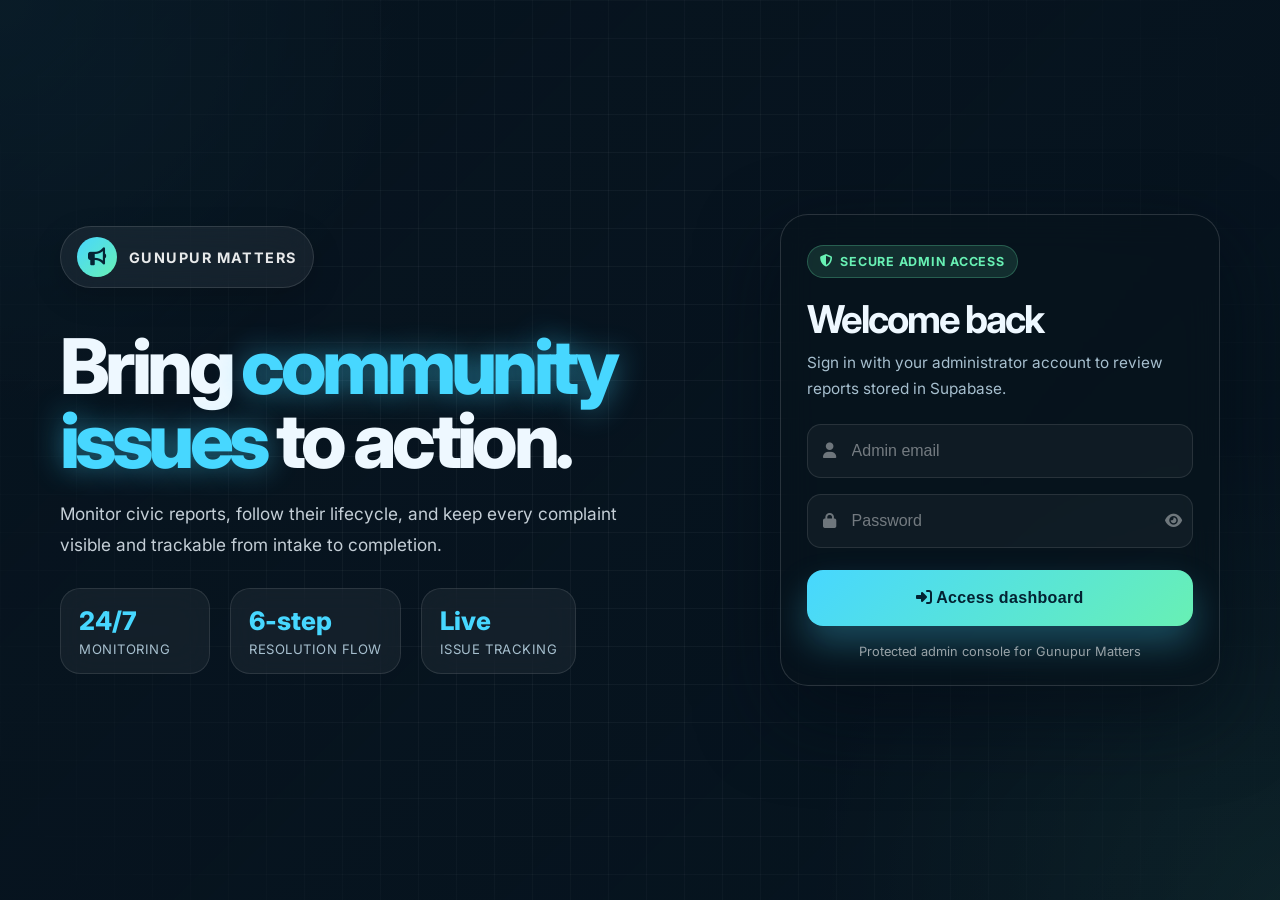
<file: adupload.html>
<!DOCTYPE html>
<html lang="en">
<head>
    <meta charset="UTF-8">
    <meta name="viewport" content="width=device-width, initial-scale=1.0">
    <meta name="description" content="Share a Gunupur Matters community activity with a photo or video and caption.">
    <title>Share an Activity | Gunupur Matters</title>
    <link rel="preconnect" href="https://fonts.googleapis.com">
    <link rel="preconnect" href="https://fonts.gstatic.com" crossorigin>
    <link href="https://fonts.googleapis.com/css2?family=Inter:wght@400;500;600;700;800&display=swap" rel="stylesheet">
    <link rel="stylesheet" href="adupload.css">
</head>
<body>
    <div id="adminPage" hidden>
        <header class="site-header">
            <div class="topbar">
                <a class="brand" href="index.html" aria-label="Gunupur Matters home">
                    <span class="brand-mark" aria-hidden="true">GM</span>
                    <span><strong>Gunupur</strong><small>Matters</small></span>
                </a>
                <nav aria-label="Admin navigation">
                    <a href="events.html">Community feed</a>
                    <a href="admin.html">Dashboard</a>
                </nav>
            </div>
        </header>

        <main class="page-shell">
            <div class="page-heading">
                <a class="back-link" href="admin.html"><span aria-hidden="true">←</span> Back to dashboard</a>
                <span class="eyebrow">Admin workspace</span>
                <h1>Share a community moment</h1>
                <p>Upload up to 10 photos in an Instagram-style carousel, or one video, and add a caption.</p>
            </div>

        <section class="composer-layout" id="composer">
            <form class="composer-card" id="activityForm">
                <div class="card-heading">
                    <span class="step-number">01</span>
                    <div>
                        <h2>Build your update</h2>
                        <p>A good photo and a few clear words go a long way.</p>
                    </div>
                </div>

                <label class="field-label" for="caption">Caption</label>
                <textarea id="caption" name="caption" maxlength="5000" rows="5" placeholder="Tell the community what happened..."></textarea>
                <div class="field-hint"><span>Keep it warm, clear, and community-focused.</span><span id="captionCount">0 / 5000</span></div>

                <div class="field-grid">
                    <div>
                        <label class="field-label" for="activityDate">Activity date</label>
                        <input id="activityDate" name="activity_date" type="date">
                    </div>
                    <div>
                        <label class="field-label" for="location">Location <span class="optional">(optional)</span></label>
                        <input id="location" name="location" type="text" maxlength="180" placeholder="e.g. Gunupur town">
                    </div>
                </div>

                <label class="field-label" for="photo">Activity photos or video</label>
                <label class="upload-box" for="photo">
                    <span class="upload-icon" aria-hidden="true">↑</span>
                    <span><strong>Choose up to 10 photos or one video</strong><small>JPG, PNG, WebP, GIF, MP4, MOV, or WebM · Up to 8 MB each</small></span>
                    <input id="photo" name="photo" type="file" accept="image/jpeg,image/png,image/webp,image/gif,video/mp4,video/quicktime,video/webm" multiple>
                </label>
                <p class="selected-file" id="selectedFile">No media selected yet.</p>

                <fieldset class="aspect-fieldset">
                    <legend class="field-label">Post size</legend>
                    <div class="aspect-options">
                        <label class="aspect-option">
                            <input type="radio" name="media_aspect_ratio" value="portrait">
                            <span class="aspect-choice">
                                <span class="aspect-icon portrait" aria-hidden="true"></span>
                                <span>Portrait <small>4:5</small></span>
                            </span>
                        </label>
                        <label class="aspect-option">
                            <input type="radio" name="media_aspect_ratio" value="square" checked>
                            <span class="aspect-choice">
                                <span class="aspect-icon square" aria-hidden="true"></span>
                                <span>Square <small>1:1</small></span>
                            </span>
                        </label>
                        <label class="aspect-option">
                            <input type="radio" name="media_aspect_ratio" value="landscape">
                            <span class="aspect-choice">
                                <span class="aspect-icon landscape" aria-hidden="true"></span>
                                <span>Landscape <small>1.91:1</small></span>
                            </span>
                        </label>
                    </div>
                </fieldset>

                <div class="form-actions">
                    <a class="text-link" href="events.html">Cancel</a>
                    <button class="button button-secondary" id="saveDraftButton" type="button">Save draft</button>
                    <button class="button button-primary" id="publishButton" type="submit">Publish update <span aria-hidden="true">→</span></button>
                </div>
                <p class="form-status" id="formStatus" role="status" aria-live="polite"></p>
            </form>

            <aside class="preview-column" aria-label="Post preview">
                <div class="preview-heading">
                    <span class="eyebrow">Live preview</span>
                    <span class="preview-label">Community feed</span>
                </div>
                <article class="preview-card">
                    <div class="preview-author">
                        <span class="avatar" aria-hidden="true">GM</span>
                        <span><strong>Gunupur Matters</strong><small id="previewDate">Activity date</small></span>
                    </div>
                    <div class="preview-image" id="previewImageWrap">
                        <img id="previewImage" alt="Preview of the activity photo" hidden>
                        <video id="previewVideo" controls playsinline preload="metadata" aria-label="Preview of the activity video" hidden></video>
                        <div class="image-placeholder" id="imagePlaceholder">
                            <span aria-hidden="true">▧</span>
                            <strong>Your media will appear here</strong>
                            <small>Choose a photo or video to see your post preview</small>
                        </div>
                    </div>
                    <div class="preview-caption">
                        <strong id="previewLocation" hidden></strong>
                        <p id="previewCaption">Your caption will appear here. Share a small moment that made a difference.</p>
                    </div>
                    <div class="preview-footer"><span aria-hidden="true">♡</span> A moment from our community</div>
                </article>
                <p class="preview-note">The preview is private until you publish your update.</p>
            </aside>
        </section>

        <section class="post-management" aria-label="Manage event posts">
            <section class="management-panel" aria-labelledby="draftPostsTitle">
                <div class="management-heading">
                    <div>
                        <span class="eyebrow">Not published</span>
                        <h2 id="draftPostsTitle">Draft posts</h2>
                        <p>Saved drafts are available to admins across devices.</p>
                    </div>
                    <span class="management-count" id="draftCount">0</span>
                </div>
                <p class="management-status" id="draftStatus" role="status" aria-live="polite">Loading drafts...</p>
                <div class="management-list" id="draftList"></div>
            </section>

            <section class="management-panel" aria-labelledby="archivedPostsTitle">
                <div class="management-heading">
                    <div>
                        <span class="eyebrow">Hidden from the community feed</span>
                        <h2 id="archivedPostsTitle">Archived posts</h2>
                        <p>Restore a post to the feed or move it to the recoverable trash.</p>
                    </div>
                    <span class="management-count" id="archiveCount">0</span>
                </div>
                <p class="management-status" id="archiveStatus" role="status" aria-live="polite">Loading archived posts...</p>
                <div class="management-list" id="archiveList"></div>
            </section>

            <section class="management-panel" aria-labelledby="trashedPostsTitle">
                <div class="management-heading">
                    <div>
                        <span class="eyebrow">Deleted posts</span>
                        <h2 id="trashedPostsTitle">Trash</h2>
                        <p>Restore deleted posts, move them to Archived posts, or permanently delete them and their comments.</p>
                    </div>
                    <span class="management-count" id="trashCount">0</span>
                </div>
                <p class="management-status" id="trashStatus" role="status" aria-live="polite">Loading deleted posts...</p>
                <div class="management-list" id="trashList"></div>
            </section>
        </section>
        </main>
    </div>

    <script src="supabase-browser.js"></script>
    <script src="adupload.js"></script>
</body>
</html>
</file>
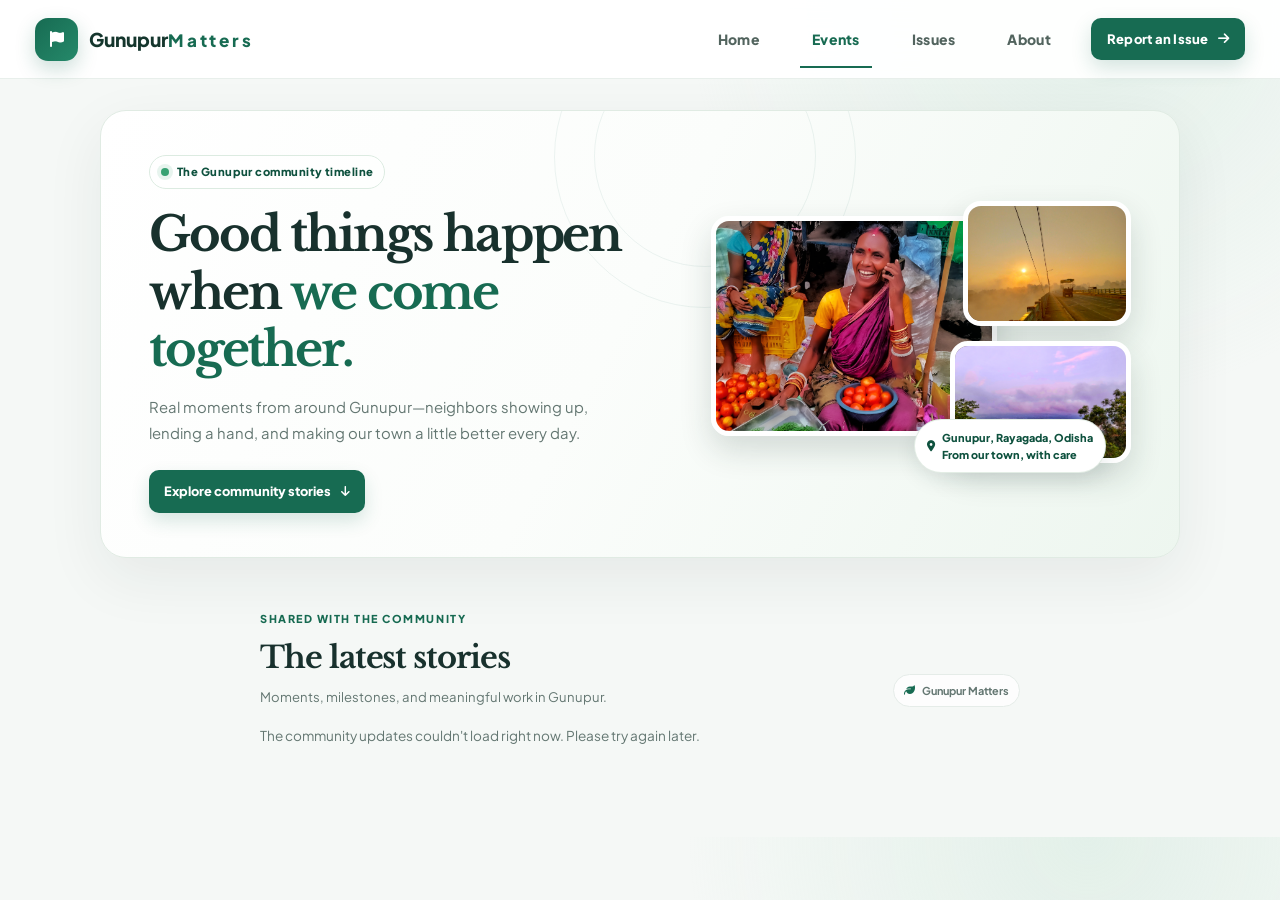
<file: events.html>
<!DOCTYPE html>
<html lang="en">
<head>
    <meta charset="UTF-8">
    <meta name="viewport" content="width=device-width, initial-scale=1.0">
    <meta name="description" content="Follow Gunupur Matters activities, browse photos, and share your perspective.">
    <title>Events & Activities | Gunupur Matters</title>
    <link rel="stylesheet" href="events.css">
    <link rel="preconnect" href="https://fonts.googleapis.com">
    <link rel="preconnect" href="https://fonts.gstatic.com" crossorigin>
    <link href="https://fonts.googleapis.com/css2?family=Plus+Jakarta+Sans:wght@400;500;600;700;800&family=Libre+Baskerville:wght@400;700&display=swap" rel="stylesheet">
    <link rel="stylesheet" href="https://cdnjs.cloudflare.com/ajax/libs/font-awesome/6.5.2/css/all.min.css">
</head>
<body>
    <header class="navbar" id="navbar">
        <div class="container nav-container">
            <a href="index.html" class="brand" aria-label="Gunupur Matters Home">
                <span class="brand-icon"><i class="fa-solid fa-flag" aria-hidden="true"></i></span>
                <span class="brand-text"><strong>Gunupur</strong><span>Matters</span></span>
            </a>
            <nav class="nav-menu" id="navMenu" aria-label="Main navigation">
                <a href="index.html#home" class="nav-link">Home</a>
                <a href="events.html" class="nav-link active" aria-current="page">Events</a>
                <a href="index.html#categories" class="nav-link">Issues</a>
                <a href="about.html" class="nav-link">About</a>
                <a href="report.html" class="nav-link nav-report">
                    Report an Issue
                    <i class="fa-solid fa-arrow-right" aria-hidden="true"></i>
                </a>
            </nav>
            <button class="mobile-menu-btn" id="mobileMenuBtn" type="button" aria-label="Open navigation menu" aria-expanded="false">
                <i class="fa-solid fa-bars" aria-hidden="true"></i>
            </button>
        </div>
    </header>

    <main class="community-shell">
        <section class="timeline-hero" aria-labelledby="timelineTitle">
            <div class="hero-copy">
                <span class="hero-badge"><span aria-hidden="true"></span> The Gunupur community timeline</span>
                <h1 id="timelineTitle">Good things happen when <span>we come together.</span></h1>
                <p>Real moments from around Gunupur—neighbors showing up, lending a hand, and making our town a little better every day.</p>
                <a class="hero-link" href="#communityTimeline">Explore community stories <i class="fa-solid fa-arrow-down" aria-hidden="true"></i></a>
            </div>
            <div class="hero-gallery" aria-label="Scenes from Gunupur">
                <img class="gallery-main" src="Photos/prom_team.png" alt="Gunupur community members coming together">
                <img class="gallery-top" src="Photos/over_bridge.jpeg" alt="A community landmark in Gunupur" loading="lazy">
                <img class="gallery-bottom" src="Photos/sephali5.jpeg" alt="A place cared for by the community" loading="lazy">
                <span class="gallery-note"><i class="fa-solid fa-location-dot" aria-hidden="true"></i> Gunupur, Rayagada, Odisha <br> From our town, with care</span>
            </div>
        </section>

        <section class="timeline-heading" id="communityTimeline" aria-labelledby="storiesTitle">
            <div>
                <span class="eyebrow">Shared with the community</span>
                <h2 id="storiesTitle">The latest stories</h2>
                <p>Moments, milestones, and meaningful work in Gunupur.</p>
            </div>
            <span class="timeline-mark"><i class="fa-solid fa-leaf" aria-hidden="true"></i> Gunupur Matters</span>
        </section>

        <p class="page-status" id="pageStatus" role="status" aria-live="polite">Loading the latest community updates...</p>
        <section class="timeline" id="timeline" aria-label="Community activity timeline">
        </section>
    </main>

    <script src="supabase-browser.js"></script>
    <script src="events.js"></script>
</body>
</html>
</file>
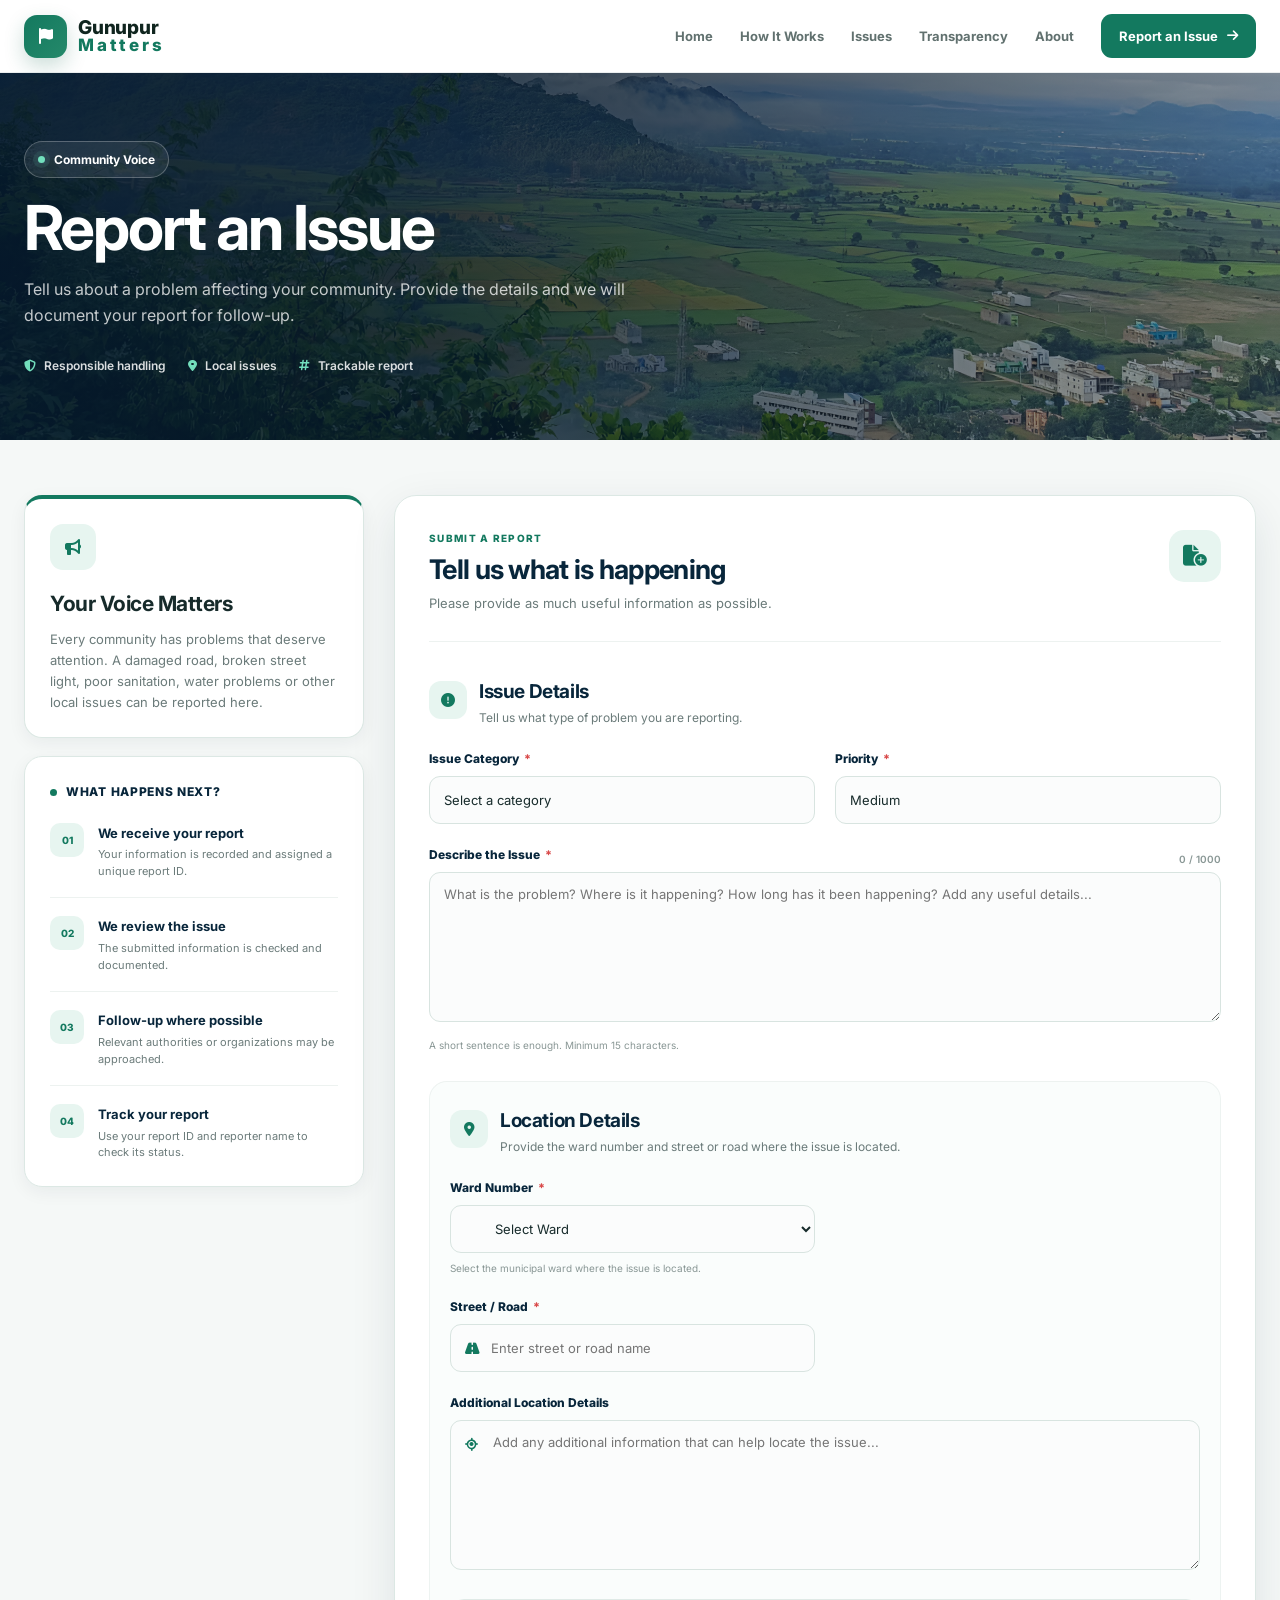
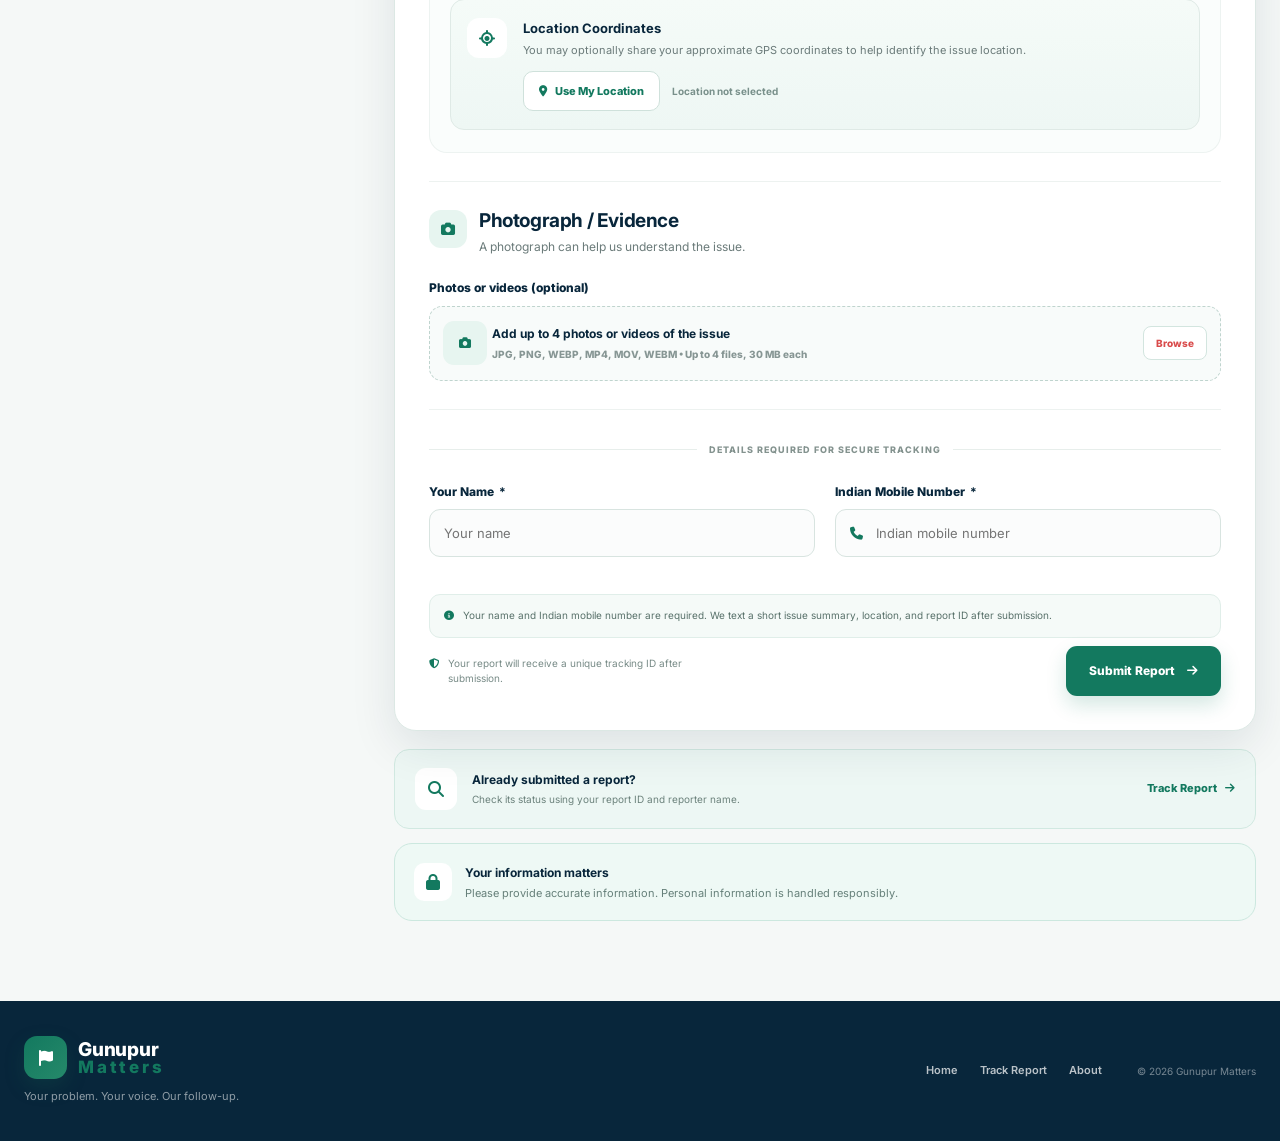
<file: report.html>
<!DOCTYPE html>
<html lang="en">

<head>

    <meta charset="UTF-8">

    <meta name="viewport" content="width=device-width, initial-scale=1.0">

    <meta name="description" content="Report a community issue to Gunupur Matters.">

    <title>Report an Issue | Gunupur Matters</title>


    <!-- Google Font -->

    <link rel="preconnect" href="https://fonts.googleapis.com">

    <link rel="preconnect" href="https://fonts.gstatic.com" crossorigin>

    <link href="https://fonts.googleapis.com/css2?family=Inter:wght@400;500;600;700;800&display=swap" rel="stylesheet">


    <!-- Font Awesome -->

    <link rel="stylesheet" href="https://cdnjs.cloudflare.com/ajax/libs/font-awesome/6.5.2/css/all.min.css">


    <!-- Report Page CSS -->

    <link rel="stylesheet" href="report.css">

</head>


<body>


    <!-- =========================================================
     HEADER
     ========================================================= -->

    <header class="site-header" id="navbar">

        <div class="header-inner">


            <!-- LOGO -->

            <a href="index.html" class="brand" aria-label="Gunupur Matters Home">

                <span class="brand-icon">

                    <i class="fa-solid fa-flag"></i>

                </span>

                <span class="brand-text">

                    <strong>Gunupur</strong>

                    <span>Matters</span>

                </span>

            </a>


            <!-- DESKTOP NAVIGATION -->

            <nav class="desktop-nav">

                <a href="index.html">
                    Home
                </a>

                <a href="index.html#how-it-works">
                    How It Works
                </a>

                <a href="index.html#issues">
                    Issues
                </a>

                <a href="index.html#transparency">
                    Transparency
                </a>

                <a href="index.html#about">
                    About
                </a>

                <a href="report.html" class="nav-report active">
                    Report an Issue
                    <i class="fa-solid fa-arrow-right"></i>
                </a>

            </nav>


            <!-- MOBILE MENU -->

            <button class="mobile-menu-btn" id="mobileMenuBtn" aria-label="Open menu" aria-expanded="false">

                <i class="fa-solid fa-bars"></i>

            </button>

        </div>


        <!-- MOBILE NAVIGATION -->

        <div class="mobile-nav" id="mobileNav">

            <a href="index.html">
                <i class="fa-solid fa-house"></i>
                Home
            </a>

            <a href="index.html#how-it-works">
                <i class="fa-solid fa-list-check"></i>
                How It Works
            </a>

            <a href="index.html#issues">
                <i class="fa-solid fa-layer-group"></i>
                Issues
            </a>

            <a href="index.html#transparency">
                <i class="fa-solid fa-chart-pie"></i>
                Transparency
            </a>

            <a href="index.html#about">
                <i class="fa-solid fa-circle-info"></i>
                About
            </a>

            <a href="report.html" class="mobile-report-link">
                <i class="fa-solid fa-flag"></i>
                Report an Issue
            </a>

        </div>

    </header>



    <!-- =========================================================
     PAGE HERO
     ========================================================= -->

    <section class="report-hero">

        <div class="hero-pattern"></div>

        <div class="hero-content">

            <div class="hero-badge">

                <span></span>

                Community Voice

            </div>


            <h1>
                Report an Issue
            </h1>


            <p>
                Tell us about a problem affecting your
                community. Provide the details and we will
                document your report for follow-up.
            </p>


            <div class="hero-trust">

                <span>
                    <i class="fa-solid fa-shield-halved"></i>
                    Responsible handling
                </span>

                <span>
                    <i class="fa-solid fa-location-dot"></i>
                    Local issues
                </span>

                <span>
                    <i class="fa-solid fa-hashtag"></i>
                    Trackable report
                </span>

            </div>

        </div>

    </section>



    <!-- =========================================================
     MAIN REPORT AREA
     ========================================================= -->

    <main class="report-page">

        <div class="report-layout">


            <!-- =================================================
             LEFT INFORMATION PANEL
             ================================================= -->

            <aside class="report-info">


                <div class="info-card intro-card">

                    <div class="info-icon">

                        <i class="fa-solid fa-bullhorn"></i>

                    </div>

                    <h2>
                        Your Voice Matters
                    </h2>

                    <p>
                        Every community has problems that deserve
                        attention. A damaged road, broken street
                        light, poor sanitation, water problems or
                        other local issues can be reported here.
                    </p>

                </div>


                <!-- WHAT HAPPENS NEXT -->

                <div class="info-card">

                    <div class="section-label">
                        <span></span>
                        What happens next?
                    </div>


                    <div class="mini-step">

                        <div class="mini-step-number">
                            01
                        </div>

                        <div>

                            <strong>
                                We receive your report
                            </strong>

                            <p>
                                Your information is recorded
                                and assigned a unique report ID.
                            </p>

                        </div>

                    </div>


                    <div class="mini-step">

                        <div class="mini-step-number">
                            02
                        </div>

                        <div>

                            <strong>
                                We review the issue
                            </strong>

                            <p>
                                The submitted information is
                                checked and documented.
                            </p>

                        </div>

                    </div>


                    <div class="mini-step">

                        <div class="mini-step-number">
                            03
                        </div>

                        <div>

                            <strong>
                                Follow-up where possible
                            </strong>

                            <p>
                                Relevant authorities or
                                organizations may be approached.
                            </p>

                        </div>

                    </div>


                    <div class="mini-step">

                        <div class="mini-step-number">
                            04
                        </div>

                        <div>

                            <strong>
                                Track your report
                            </strong>

                            <p>
                                Use your report ID and reporter name to check its status.
                            </p>

                        </div>

                    </div>

                </div>


            </aside>



            <!-- =================================================
             REPORT FORM
             ================================================= -->

            <section class="form-wrapper">


                <div class="form-card">


                    <!-- FORM HEADER -->

                    <div class="form-header">

                        <div>

                            <span class="form-kicker">
                                SUBMIT A REPORT
                            </span>

                            <h2>
                                Tell us what is happening
                            </h2>

                            <p>
                                Please provide as much useful
                                information as possible.
                            </p>

                        </div>

                        <div class="form-header-icon">

                            <i class="fa-solid fa-file-circle-plus"></i>

                        </div>

                    </div>



                    <!-- =================================================
                     FORM
                     ================================================= -->

                    <form id="reportForm" novalidate>


                        <!-- =================================================
                         SECTION 1 — ISSUE DETAILS
                         ================================================= -->

                        <div class="form-section">

                            <div class="form-section-heading">

                                <div class="form-section-icon">
                                    <i class="fa-solid fa-circle-exclamation"></i>
                                </div>

                                <div>

                                    <h3>
                                        Issue Details
                                    </h3>

                                    <p>
                                        Tell us what type of problem you are reporting.
                                    </p>

                                </div>

                            </div>


                            <!-- CATEGORY + PRIORITY -->

                            <div class="form-grid two-columns">


                                <div class="form-group">

                                    <label for="category">

                                        Issue Category

                                        <span>*</span>

                                    </label>


                                    <div class="select-wrapper">

                                        <select id="category" name="category" required>

                                            <option value="">
                                                Select a category
                                            </option>

                                            <option value="Roads & Transport">
                                                Roads & Transport
                                            </option>

                                            <option value="Water & Sanitation">
                                                Water & Sanitation
                                            </option>

                                            <option value="Street Lighting">
                                                Street Lighting
                                            </option>

                                            <option value="Drainage">
                                                Drainage
                                            </option>

                                            <option value="Waste Management">
                                                Waste Management
                                            </option>

                                            <option value="Public Infrastructure">
                                                Public Infrastructure
                                            </option>

                                            <option value="Environment">
                                                Environment
                                            </option>

                                            <option value="Other">
                                                Other
                                            </option>

                                        </select>

                                        <i class="fa-solid fa-chevron-down"></i>

                                    </div>

                                </div>



                                <div class="form-group">

                                    <label for="priority">

                                        Priority

                                        <span>*</span>

                                    </label>


                                    <div class="select-wrapper">

                                        <select id="priority" name="priority" required>

                                            <option value="Low">
                                                Low
                                            </option>

                                            <option value="Medium" selected>
                                                Medium
                                            </option>

                                            <option value="High">
                                                High
                                            </option>

                                            <option value="Urgent">
                                                Urgent
                                            </option>

                                        </select>

                                        <i class="fa-solid fa-chevron-down"></i>

                                    </div>

                                </div>

                            </div>

                            <!-- DESCRIPTION -->

                            <div class="form-group">

                                <div class="label-row">

                                    <label for="description">

                                        Describe the Issue

                                        <span>*</span>

                                    </label>

                                    <span class="counter" id="charCount">
                                        0 / 1000
                                    </span>

                                </div>


                                <textarea id="description" name="description" rows="7" maxlength="1000"
                                    placeholder="What is the problem? Where is it happening? How long has it been happening? Add any useful details..."
                                    minlength="15" required></textarea>


                                <small>
                                    A short sentence is enough. Minimum 15 characters.
                                </small>

                            </div>

                        </div>



                        <!-- =================================================
                         SECTION 2 — LOCATION DETAILS
                         ================================================= -->

                        <div class="form-section location-section">

                            <div class="form-section-heading">

                                <div class="form-section-icon">

                                    <i class="fa-solid fa-location-dot"></i>

                                </div>

                                <div>

                                    <h3>
                                        Location Details
                                    </h3>

                                    <p>
                                        Provide the ward number and street or road where the issue is located.
                                    </p>

                                </div>

                            </div>

                            <!-- WARD NUMBER -->

                            <div class="form-grid two-columns">


                                <!-- WARD NUMBER -->

                                <div class="form-group">

                                    <label for="wardNumber">

                                        Ward Number

                                        <span>*</span>

                                    </label>


                                    <div class="input-icon ward-select-wrap">

                                        <i class="fa-solid fa-map-location-dot"></i>

                                        <select id="wardNumber" name="wardNumber" required class="ward-select">

                                            <option value="">
                                                Select Ward
                                            </option>

                                            <option value="Ward 1">
                                                1
                                            </option>

                                            <option value="Ward 2">
                                                2
                                            </option>

                                            <option value="Ward 3">
                                                3
                                            </option>

                                            <option value="Ward 4">
                                                4
                                            </option>

                                            <option value="Ward 5">
                                                5
                                            </option>

                                            <option value="Ward 6">
                                                6
                                            </option>

                                            <option value="Ward 7">
                                                7
                                            </option>

                                            <option value="Ward 8">
                                                8
                                            </option>

                                            <option value="Ward 9">
                                                9
                                            </option>

                                            <option value="Ward 10">
                                                10
                                            </option>

                                            <option value="Ward 11">
                                                11
                                            </option>

                                            <option value="Ward 12">
                                                12
                                            </option>

                                            <option value="Ward 13">
                                                13
                                            </option>

                                            <option value="Ward 14">
                                                14
                                            </option>

                                            <option value="Ward 15">
                                                15
                                            </option>

                                            <option value="Ward 16">
                                                16
                                            </option>

                                            <option value="Ward 17">
                                                17
                                            </option>

                                            <option value="Ward 18">
                                                18
                                            </option>

                                            <option value="Ward 19">
                                                19
                                            </option>

                                        </select>

                                    </div>


                                    <small>
                                        Select the municipal ward where the issue is located.
                                    </small>

                                </div>



                            </div>



                            <!-- STREET / ROAD -->

                            <div class="form-grid two-columns">


                                <!-- STREET / ROAD -->

                                <div class="form-group">

                                    <label for="street">

                                        Street / Road

                                        <span>*</span>

                                    </label>


                                    <div class="input-icon">

                                        <i class="fa-solid fa-road"></i>

                                        <input type="text" id="street" name="street"
                                            placeholder="Enter street or road name" maxlength="150" required>

                                    </div>

                                </div>



                            </div>



                            <!-- ADDITIONAL LOCATION DETAILS -->

                            <div class="form-group">

                                <label for="locationDetails">

                                    Additional Location Details

                                </label>


                                <div class="input-icon textarea-icon">

                                    <i class="fa-solid fa-location-crosshairs"></i>

                                    <textarea id="locationDetails" name="locationDetails" rows="3" maxlength="300"
                                        placeholder="Add any additional information that can help locate the issue..."></textarea>

                                </div>

                            </div>

                            <!-- GPS LOCATION -->

                            <div class="gps-box">

                                <div class="gps-icon">

                                    <i class="fa-solid fa-location-crosshairs"></i>

                                </div>


                                <div class="gps-content">

                                    <strong>
                                        Location Coordinates
                                    </strong>

                                    <p>
                                        You may optionally share your approximate GPS coordinates to help identify the
                                        issue location.
                                    </p>


                                    <div class="gps-actions">

                                        <button type="button" id="getLocationBtn" class="gps-btn">

                                            <i class="fa-solid fa-location-dot"></i>

                                            Use My Location

                                        </button>


                                        <span id="locationStatus" class="location-status">
                                            Location not selected
                                        </span>

                                    </div>

                                </div>

                            </div>


                            <!-- HIDDEN GPS FIELDS -->

                            <input type="hidden" id="latitude" name="latitude">

                            <input type="hidden" id="longitude" name="longitude">

                        </div>



                        <!-- =================================================
                         SECTION 3 — PHOTOGRAPH / EVIDENCE
                         ================================================= -->

                        <div class="form-section">

                            <div class="form-section-heading">

                                <div class="form-section-icon">

                                    <i class="fa-solid fa-camera"></i>

                                </div>

                                <div>

                                    <h3>
                                        Photograph / Evidence
                                    </h3>

                                    <p>
                                        A photograph can help us understand the issue.
                                    </p>

                                </div>

                            </div>


                            <div class="form-group">

                                <label for="photo">

                                    Photos or videos (optional)

                                </label>


                                <label class="upload-box" for="photo">

                                    <div class="upload-icon">

                                        <i class="fa-solid fa-camera"></i>

                                    </div>


                                    <div class="upload-content">

                                        <strong>
                                            Add up to 4 photos or videos of the issue
                                        </strong>

                                        <span>
                                            JPG, PNG, WEBP, MP4, MOV, WEBM • Up to 4 files, 30 MB each
                                        </span>

                                    </div>


                                    <span class="upload-button">
                                        Browse
                                    </span>

                                </label>


                                <input type="file" id="photo" name="photo" accept="image/jpeg,image/png,image/webp,image/gif,image/heic,image/heif,video/mp4,video/quicktime,video/webm,video/x-msvideo,video/mpeg,video/x-matroska" multiple hidden>


                                <div class="photo-preview" id="photoPreview"></div>

                            </div>

                        </div>



                        <!-- =================================================
                         SECTION 4 — CONTACT DETAILS
                         ================================================= -->

                        <div class="form-section">

                            <div class="form-divider">

                                <span>
                                    DETAILS REQUIRED FOR SECURE TRACKING
                                </span>

                            </div>


                            <div class="form-grid two-columns">


                                <!-- NAME -->

                                <div class="form-group">

                                    <label for="reporterName">

                                        Your Name

                                        <b>*</b>

                                    </label>


                                    <input type="text" id="reporterName" name="reporterName" placeholder="Your name"
                                        maxlength="100" autocomplete="name" required>

                                </div>



                                <!-- PHONE -->

                                <div class="form-group">

                                    <label for="reporterPhone">

                                        Indian Mobile Number

                                        <b>*</b>

                                    </label>


                                    <div class="input-icon">

                                        <i class="fa-solid fa-phone"></i>

                                        <input type="tel" id="reporterPhone" name="reporterPhone"
                                            placeholder="Indian mobile number" maxlength="20" inputmode="tel"
                                            autocomplete="tel" required>

                                    </div>

                                </div>

                            </div>


                            <div class="contact-note">

                                <i class="fa-solid fa-circle-info"></i>

                                <span>
                                    Your name and Indian mobile number are required. We text a short issue summary, location, and report ID after submission.
                                </span>

                            </div>

                        </div>



                        <!-- =================================================
                         SUBMIT
                         ================================================= -->

                        <div class="submit-area">


                            <div class="submission-note">

                                <i class="fa-solid fa-shield-halved"></i>

                                <span>
                                    Your report will receive a unique
                                    tracking ID after submission.
                                </span>

                            </div>


                            <button type="submit" class="submit-btn">

                                <span>
                                    Submit Report
                                </span>

                                <i class="fa-solid fa-arrow-right"></i>

                            </button>

                        </div>


                    </form>

                </div>



                <!-- TRACK REMINDER -->

                <div class="track-reminder">

                    <div class="track-reminder-icon">

                        <i class="fa-solid fa-magnifying-glass"></i>

                    </div>

                    <div>

                        <strong>
                            Already submitted a report?
                        </strong>

                        <p>
                            Check its status using your report ID and reporter name.
                        </p>

                    </div>

                    <a href="track.html">
                        Track Report
                        <i class="fa-solid fa-arrow-right"></i>
                    </a>

                </div>

                <div class="privacy-card form-privacy-card">

                    <div class="privacy-icon">

                        <i class="fa-solid fa-lock"></i>

                    </div>

                    <div>

                        <strong>
                            Your information matters
                        </strong>

                        <p>
                            Please provide accurate information.
                            Personal information is handled
                            responsibly.
                        </p>

                    </div>

                </div>


            </section>

        </div>

    </main>



    <!-- =========================================================
     SUCCESS MODAL
     ========================================================= -->

    <div class="modal" id="successModal" aria-hidden="true">

        <div class="modal-card">


            <button class="modal-close" id="modalClose" aria-label="Close">

                <i class="fa-solid fa-xmark"></i>

            </button>


            <div class="success-icon">

                <i class="fa-solid fa-check"></i>

            </div>


            <span class="success-label">
                REPORT SUBMITTED
            </span>


            <h2>
                Thank you for speaking up.
            </h2>


            <p>
                Your report has been recorded. Keep this ID safe. To view its status,
                enter the same reporter name and report ID on the tracking page.
            </p>

            <p id="reportSmsStatus" aria-live="polite">
                Keep this report ID safe; SMS delivery may take a moment.
            </p>


            <div class="report-id-box">

                <span>
                    YOUR REPORT ID
                </span>

                <strong id="generatedReportId">
                    GM-26-0001
                </strong>

                <button id="copyReportId" type="button">

                    <i class="fa-regular fa-copy"></i>

                    Copy ID

                </button>

            </div>


            <div class="modal-actions">

                <button type="button" class="modal-track-btn" id="modalTrackBtn">

                    Track This Report

                    <i class="fa-solid fa-arrow-right"></i>

                </button>


                <a href="index.html" class="modal-home-btn">

                    Return Home

                </a>

            </div>


        </div>

    </div>



    <!-- =========================================================
     TOAST
     ========================================================= -->

    <div class="toast" id="toast">

        <div class="toast-icon">

            <i class="fa-solid fa-check"></i>

        </div>


        <div class="toast-content">

            <strong id="toastTitle">
                Success
            </strong>

            <p id="toastMessage">
                Your report was submitted.
            </p>

        </div>


        <button id="toastClose" aria-label="Close notification">

            <i class="fa-solid fa-xmark"></i>

        </button>

    </div>



    <!-- =========================================================
     FOOTER
     ========================================================= -->

    <footer class="site-footer">

        <div class="footer-inner">


            <div class="footer-brand">

                <a href="index.html" class="brand">

                    <span class="brand-icon">

                        <i class="fa-solid fa-flag"></i>

                    </span>

                    <span class="brand-text">

                        <strong>Gunupur</strong>

                        <span>Matters</span>

                    </span>

                </a>


                <p>
                    Your problem. Your voice.
                    Our follow-up.
                </p>

            </div>


            <div class="footer-links">

                <a href="index.html">
                    Home
                </a>

                <a href="track.html">
                    Track Report
                </a>

                <a href="index.html#about">
                    About
                </a>

            </div>


            <div class="footer-copy">

                © 2026 Gunupur Matters

            </div>

        </div>

    </footer>



    <!-- =========================================================
     JAVASCRIPT
     ========================================================= -->

    <script src="supabase-browser.js"></script>
    <script src="report.js"></script>

</body>

</html>
</file>
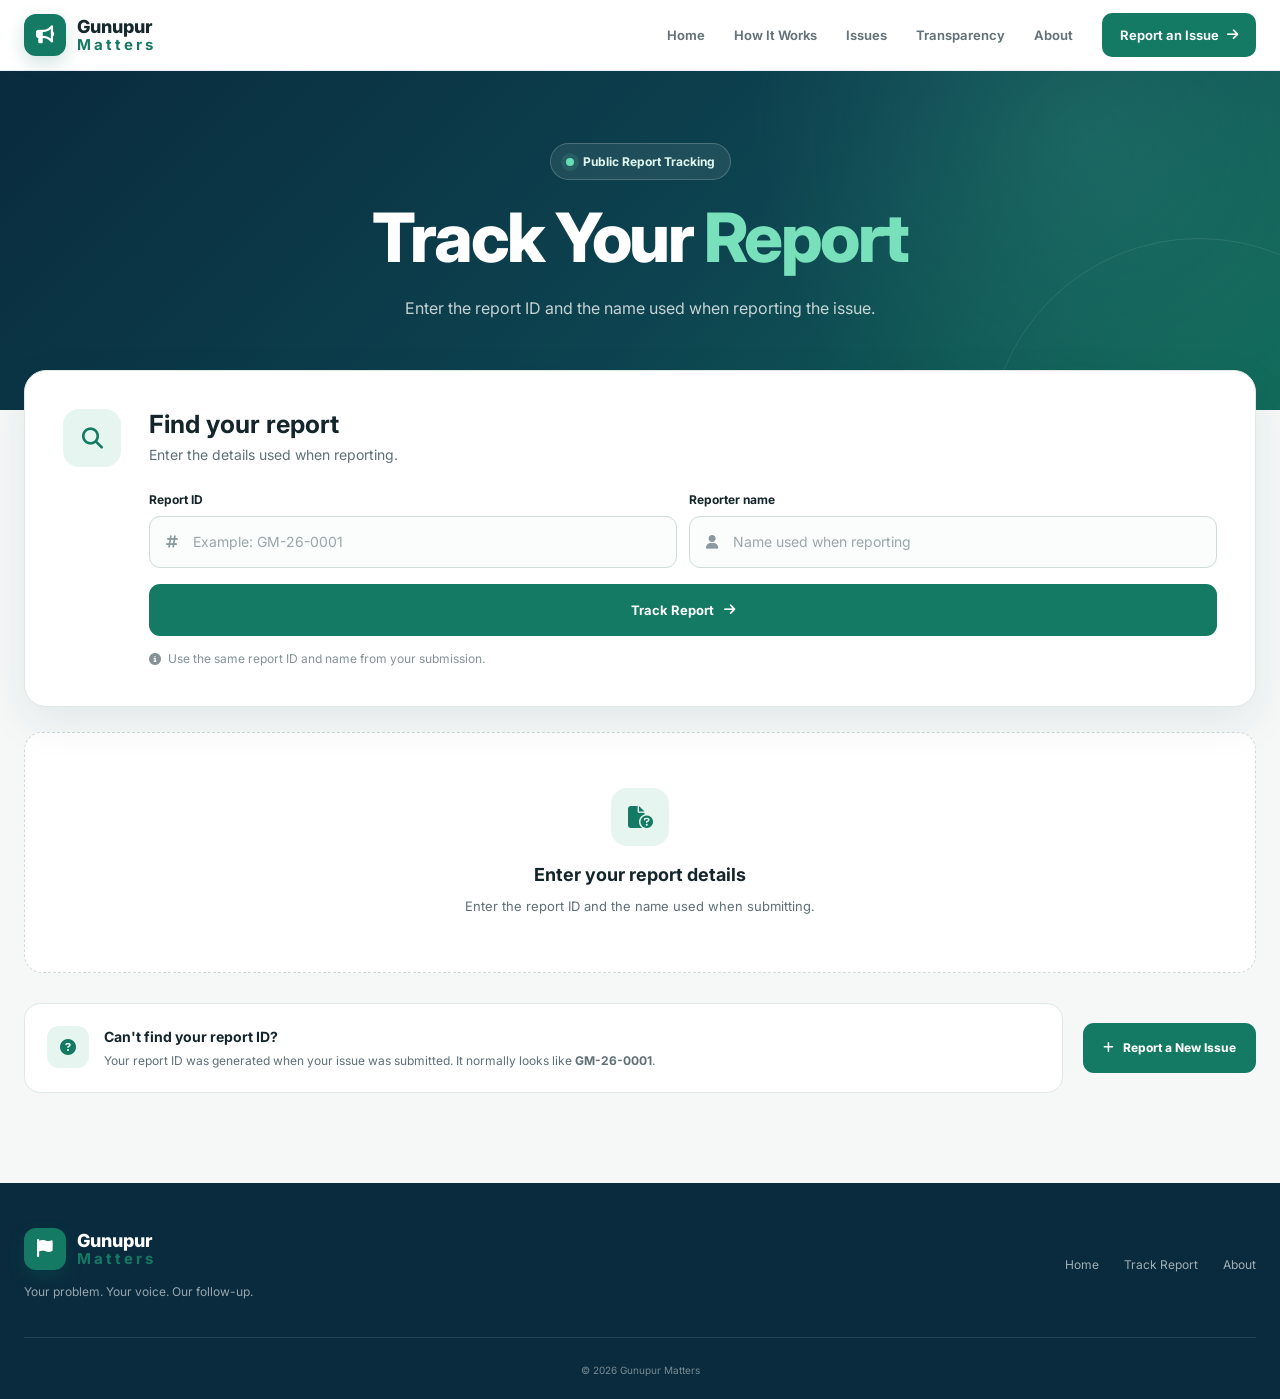
<file: track.html>
<!DOCTYPE html>
<html lang="en">

<head>

    <meta charset="UTF-8">

    <meta
        name="viewport"
        content="width=device-width, initial-scale=1.0"
    >

    <title>Track Your Report | Gunupur Matters</title>

    <meta
        name="description"
        content="Track the status and follow-up progress of your community report submitted through Gunupur Matters."
    >

    <!-- Google Font -->
    <link rel="preconnect" href="https://fonts.googleapis.com">

    <link
        href="https://fonts.googleapis.com/css2?family=Inter:wght@400;500;600;700;800&display=swap"
        rel="stylesheet"
    >

    <!-- Font Awesome -->
    <link
        rel="stylesheet"
        href="https://cdnjs.cloudflare.com/ajax/libs/font-awesome/6.5.2/css/all.min.css"
    >

    <!-- Tracking Page CSS -->
    <link
        rel="stylesheet"
        href="track.css"
    >

</head>


<body>


<!-- =====================================================
     NAVIGATION
===================================================== -->

<header class="site-header" id="navbar">

    <div class="nav-container">


        <!-- LOGO -->

        <a
            href="index.html"
            class="brand"
            aria-label="Gunupur Matters Home"
        >

            <span class="brand-icon">
                <i class="fa-solid fa-bullhorn"></i>
            </span>

            <span class="brand-text">

                <strong>Gunupur</strong>

                <span>Matters</span>

            </span>

        </a>


        <!-- DESKTOP NAVIGATION -->

        <nav class="desktop-nav">

            <a href="index.html">
                Home
            </a>

            <a href="index.html#how-it-works">
                How It Works
            </a>

            <a href="index.html#issues">
                Issues
            </a>

            <a href="index.html#transparency">
                Transparency
            </a>

            <a href="index.html#about">
                About
            </a>

            <a
                href="index.html#report"
                class="nav-report"
            >
                Report an Issue
                <i class="fa-solid fa-arrow-right"></i>
            </a>

        </nav>


        <!-- MOBILE BUTTON -->

        <button
            class="mobile-menu-btn"
            id="mobileMenuBtn"
            aria-label="Open navigation menu"
        >

            <i class="fa-solid fa-bars"></i>

        </button>

    </div>


    <!-- MOBILE NAVIGATION -->

    <nav
        class="mobile-nav"
        id="mobileNav"
    >

        <a href="index.html">
            Home
        </a>

        <a href="index.html#how-it-works">
            How It Works
        </a>

        <a href="index.html#issues">
            Issues
        </a>

        <a href="index.html#transparency">
            Transparency
        </a>

        <a href="index.html#about">
            About
        </a>

        <a
            href="index.html#report"
            class="mobile-report-btn"
        >
            Report an Issue
            <i class="fa-solid fa-arrow-right"></i>
        </a>

    </nav>

</header>



<!-- =====================================================
     MAIN
===================================================== -->

<main>


<!-- =====================================================
     TRACK HERO
===================================================== -->

<section class="tracking-hero">

    <div class="hero-container">


        <div class="hero-badge">

            <span class="status-dot"></span>

            Public Report Tracking

        </div>


        <h1>

            Track Your
            <span>Report</span>

        </h1>


        <p>Enter the report ID and the name used when reporting the issue.</p>


    </div>

</section>



<!-- =====================================================
     TRACKING SEARCH
===================================================== -->

<section class="tracking-section">

    <div class="tracking-container">


        <!-- SEARCH CARD -->

        <div class="tracking-search-card">


            <div class="search-icon">

                <i class="fa-solid fa-magnifying-glass"></i>

            </div>


            <div class="search-content">

                <h2>
                    Find your report
                </h2>

                <p>
                    Enter the details used when reporting.
                </p>


                <form
                    id="trackForm"
                    class="track-form"
                >

                    <div class="track-field">
                        <label for="trackId">Report ID</label>
                        <div class="input-wrapper">
                            <i class="fa-solid fa-hashtag"></i>
                            <input
                                type="text"
                                id="trackId"
                                name="trackId"
                                placeholder="Example: GM-26-0001"
                                autocomplete="off"
                                maxlength="80"
                                required
                            >
                        </div>
                    </div>

                    <div class="track-field">
                        <label for="trackName">Reporter name</label>
                        <div class="input-wrapper">
                            <i class="fa-solid fa-user"></i>
                            <input
                                type="text"
                                id="trackName"
                                name="trackName"
                                placeholder="Name used when reporting"
                                autocomplete="name"
                                maxlength="100"
                                required
                            >
                        </div>
                    </div>

                    <button
                        type="submit"
                        class="track-button"
                        id="trackSubmitButton"
                    >
                        Track Report
                        <i class="fa-solid fa-arrow-right"></i>
                    </button>

                </form>

                <div class="search-help">

                    <i class="fa-solid fa-circle-info"></i>

                    Use the same report ID and name from your submission.

                </div>

            </div>

        </div>



        <!-- RESULT AREA -->

        <div
            id="trackResult"
            class="track-result"
        ></div>


        <!-- =================================================
             REPORT RESULT
        ================================================= -->

        <div
            id="reportDetails"
            class="report-details"
        >


            <!-- REPORT HEADER -->

            <div class="report-header">


                <div>

                    <span class="section-label">
                        REPORT STATUS
                    </span>

                    <h2 id="resultTitle">
                        Community Issue
                    </h2>

                    <div class="report-meta">

                        <span>

                            <i class="fa-solid fa-hashtag"></i>

                            <span id="resultId">
                                —
                            </span>

                        </span>

                        <span>

                            <i class="fa-regular fa-calendar"></i>

                            Submitted
                            <span id="resultDate">
                                —
                            </span>

                        </span>

                    </div>

                </div>


                <div
                    id="statusBadge"
                    class="status-badge"
                >

                    <span class="status-dot"></span>

                    <span id="statusText">
                        —
                    </span>

                </div>

            </div>



            <!-- ISSUE SUMMARY -->

            <div class="issue-summary">


                <div class="summary-item">

                    <span class="summary-label">
                        Category
                    </span>

                    <strong id="resultCategory">
                        —
                    </strong>

                </div>


                <div class="summary-item">

                    <span class="summary-label">
                        Priority
                    </span>

                    <strong id="resultPriority">
                        —
                    </strong>

                </div>


                <div class="summary-item">

                    <span class="summary-label">
                        Location
                    </span>

                    <strong id="resultLocation">
                        —
                    </strong>

                </div>


                <div class="summary-item">

                    <span class="summary-label">
                        Last Updated
                    </span>

                    <strong id="resultUpdated">
                        —
                    </strong>

                </div>

            </div>



            <!-- DESCRIPTION -->

            <div class="description-box">

                <div class="description-heading">

                    <i class="fa-regular fa-file-lines"></i>

                    <span>
                        Issue Description
                    </span>

                </div>

                <p id="resultDescription">
                    —
                </p>

            </div>



            <!-- =================================================
                 PROGRESS TIMELINE
            ================================================= -->

            <div class="progress-section">


                <div class="progress-heading">

                    <div>

                        <span class="section-label">
                            FOLLOW-UP PROGRESS
                        </span>

                        <h3>
                            What is happening with your report?
                        </h3>

                    </div>

                    <span
                        id="progressPercent"
                        class="progress-percent"
                    >
                        0%
                    </span>

                </div>


                <div class="progress-bar">

                    <div
                        id="progressFill"
                        class="progress-fill"
                    ></div>

                </div>


                <div class="timeline" id="timeline">


                    <!-- STEP 1 -->

                    <div
                        class="timeline-item"
                        data-step="1"
                    >

                        <div class="timeline-marker">

                            <i class="fa-solid fa-hourglass-start"></i>

                        </div>

                        <div class="timeline-content">

                            <h4>
                                Pending Review
                            </h4>

                            <p>
                                Your report has been submitted
                                and is awaiting first review.
                            </p>

                            <span class="timeline-date">
                                —
                            </span>

                        </div>

                    </div>



                    <!-- STEP 2 -->

                    <div
                        class="timeline-item"
                        data-step="2"
                    >

                        <div class="timeline-marker">

                            <i class="fa-solid fa-check"></i>

                        </div>

                        <div class="timeline-content">

                            <h4>
                                Report Submitted
                            </h4>

                            <p>
                                The report has been successfully
                                recorded for follow-up.
                            </p>

                            <span class="timeline-date">
                                —
                            </span>

                        </div>

                    </div>



                    <!-- STEP 3 -->

                    <div
                        class="timeline-item"
                        data-step="3"
                    >

                        <div class="timeline-marker">

                            <i class="fa-solid fa-magnifying-glass"></i>

                        </div>

                        <div class="timeline-content">

                            <h4>
                                Under Review
                            </h4>

                            <p>
                                The submitted information is
                                being reviewed.
                            </p>

                            <span class="timeline-date">
                                —
                            </span>

                        </div>

                    </div>



                    <!-- STEP 4 -->

                    <div
                        class="timeline-item"
                        data-step="4"
                    >

                        <div class="timeline-marker">

                            <i class="fa-solid fa-arrow-up-right-dots"></i>

                        </div>

                        <div class="timeline-content">

                            <h4>
                                Follow-up Initiated
                            </h4>

                            <p>
                                Follow-up has been initiated
                                with the appropriate authority.
                            </p>

                            <span class="timeline-date">
                                —
                            </span>

                        </div>

                    </div>



                    <!-- STEP 5 -->

                    <div
                        class="timeline-item"
                        data-step="5"
                    >

                        <div class="timeline-marker">

                            <i class="fa-solid fa-gear"></i>

                        </div>

                        <div class="timeline-content">

                            <h4>
                                Under Process
                            </h4>

                            <p>
                                The issue is currently being
                                worked on and processed.
                            </p>

                            <span class="timeline-date">
                                —
                            </span>

                        </div>

                    </div>



                    <!-- STEP 6 -->

                    <div
                        class="timeline-item"
                        data-step="6"
                    >

                        <div class="timeline-marker">

                            <i class="fa-solid fa-circle-check"></i>

                        </div>

                        <div class="timeline-content">

                            <h4>
                                Completed
                            </h4>

                            <p>
                                The issue has been completed
                                and closed successfully.
                            </p>

                            <span class="timeline-date">
                                —
                            </span>

                        </div>

                    </div>

                </div>

            </div>



            <!-- LAST UPDATE -->

            <div class="latest-update">

                <div class="latest-icon">

                    <i class="fa-solid fa-clock-rotate-left"></i>

                </div>

                <div>

                    <span>
                        Latest Update
                    </span>

                    <strong id="latestUpdateText">
                        Your report is currently being reviewed.
                    </strong>

                </div>

            </div>



            <!-- PRIVACY NOTE -->

            <div class="tracking-note">

                <i class="fa-solid fa-shield-halved"></i>

                <div>

                    <strong>
                        Your privacy matters
                    </strong>

                    <p>
                        The report ID and reporter name are used to find your report.
                        Personal contact information is never displayed.

                    </p>

                </div>

            </div>

        </div>



        <!-- =================================================
             NO REPORT / EMPTY STATE
        ================================================= -->

        <div
            id="emptyState"
            class="empty-state"
        >

            <div class="empty-icon">

                <i class="fa-solid fa-file-circle-question"></i>

            </div>

            <h3>
                Enter your report details
            </h3>

            <p>
                Enter the report ID and the name used when submitting.
            </p>

        </div>



        <!-- =================================================
             HELP SECTION
        ================================================= -->

        <div class="tracking-help">


            <div class="help-card">

                <div class="help-icon">

                    <i class="fa-solid fa-circle-question"></i>

                </div>

                <div>

                    <h3>
                        Can't find your report ID?
                    </h3>

                    <p>
                        Your report ID was generated when your
                        issue was submitted. It normally looks
                        like <strong>GM-26-0001</strong>.
                    </p>

                </div>

            </div>


            <a
                href="index.html#report"
                class="new-report-button"
            >

                <i class="fa-solid fa-plus"></i>

                Report a New Issue

            </a>

        </div>

    </div>

</section>

</main>



<!-- =====================================================
     FOOTER
===================================================== -->

<footer class="site-footer">

    <div class="footer-container">


        <div class="footer-brand">

            <a
                href="index.html"
                class="brand"
            >

                <span class="brand-icon">

                    <i class="fa-solid fa-flag"></i>

                </span>

                <span class="brand-text">

                    <strong>Gunupur</strong>

                    <span>Matters</span>

                </span>

            </a>


            <p>
                Your problem. Your voice.
                Our follow-up.
            </p>

        </div>


        <div class="footer-links">

            <a href="index.html">
                Home
            </a>

            <a href="track.html">
                Track Report
            </a>

            <a href="index.html#about">
                About
            </a>

        </div>


    </div>


    <div class="footer-bottom">

        <p>
            © 2026 Gunupur Matters
        </p>

    </div>

</footer>



<!-- =====================================================
     JAVASCRIPT
===================================================== -->

<script src="supabase-browser.js"></script>
<script src="track.js"></script>


</body>

</html>
</file>
<file: about.css>
/* =========================================================
   GUNUPUR MATTERS
   ABOUT PAGE
   ========================================================= */


/* =========================================================
   VARIABLES
   ========================================================= */

:root {

    --navy: #06263f;
    --navy-dark: #031a2c;
    --navy-soft: #0b3958;

    --teal: #2f9b91;
    --teal-dark: #237d75;
    --teal-light: #70c4bb;

    --white: #ffffff;
    --cream: #f8fafb;
    --light: #eef3f5;

    --text: #162b3b;
    --text-soft: #62737e;
    --text-muted: #8a99a3;

    --border: #dce5e9;

    --container: 1450px;

    --shadow:
        0 20px 60px rgba(6, 38, 63, 0.11);

    --transition:
        0.3s ease;
}


/* =========================================================
   RESET
   ========================================================= */

* {
    margin: 0;
    padding: 0;
    box-sizing: border-box;
}

html {
    scroll-behavior: smooth;
    -webkit-overflow-scrolling: touch;
}

body {
    font-family: "Inter", sans-serif;

    color: var(--text);

    background: var(--white);

    line-height: 1.7;

    overflow-x: hidden;
    overflow-y: auto;
    overscroll-behavior-y: contain;
    -webkit-overflow-scrolling: touch;
}

a {
    color: inherit;
    text-decoration: none;
}

button {
    font-family: inherit;
}

img {
    max-width: 100%;
}


/* =========================================================
   CONTAINER
   ========================================================= */

.container,
.nav-container {

    width:
        min(
            calc(100% - 80px),
            var(--container)
        );

    margin-left: auto;
    margin-right: auto;
}


/* =========================================================
   HEADER
   ========================================================= */

.site-header {

    position: relative;

    z-index: 100;

    background:
        rgba(255,255,255,0.98);

    border-bottom:
        1px solid var(--border);

    transition:
        box-shadow var(--transition);
}

.site-header.scrolled {

    position: sticky;

    top: 0;

    box-shadow:
        0 6px 25px
        rgba(6,38,63,0.08);
}

.nav-container {

    min-height: 84px;

    display: flex;

    align-items: center;

    justify-content: space-between;
}


/* =========================================================
   BRAND
   ========================================================= */

.brand {

    display: inline-flex;

    align-items: center;

    gap: 12px;

    flex-shrink: 0;
    transition: transform var(--transition);
}

.brand:hover {
    transform: translateY(-2px);
}

.brand-mark {

    width: 43px;
    height: 43px;

    display: grid;

    place-items: center;

    border-radius: 11px;

    background:
        linear-gradient(
            145deg,
            var(--navy),
            var(--navy-soft)
        );

    box-shadow:
        0 7px 18px
        rgba(6,38,63,0.18);
    transition: transform var(--transition), box-shadow var(--transition);
}

.brand:hover .brand-mark {
    transform: rotate(-4deg) scale(1.05);
    box-shadow: 0 12px 24px rgba(6, 38, 63, 0.22);
}

.brand-icon {

    width: 27px;
    height: 27px;
}

.brand-icon svg {

    width: 100%;
    height: 100%;

    fill: none;

    stroke: white;

    stroke-width: 5;

    stroke-linecap: round;

    stroke-linejoin: round;
}

.brand-text {

    display: flex;

    flex-direction: column;

    line-height: 1.05;
}

.brand-text strong {

    color: var(--navy);

    font-size: 18px;

    font-weight: 800;

    letter-spacing: -0.4px;
}

.brand-text span {

    color: var(--teal);

    font-size: 11px;

    font-weight: 800;

    text-transform: uppercase;

    letter-spacing: 2px;
}


/* =========================================================
   NAVIGATION
   ========================================================= */

.main-nav {

    display: flex;

    align-items: center;

    gap: 7px;
}

.main-nav a {

    position: relative;

    padding:
        11px 16px;

    color:
        #536774;

    font-size: 14px;

    font-weight: 600;

    border:
        1px solid transparent;
    border-radius: 9px;

    transition:
        all var(--transition);
}

.main-nav a:hover {

    color: var(--navy);

    background:
        rgba(47, 155, 145, 0.06);
    border-color:
        rgba(47, 155, 145, 0.12);
    transform:
        translateY(-2px);
}

.main-nav a.active {

    color: var(--navy);
    background: rgba(47, 155, 145, 0.08);
}

.main-nav a::after {

    content: "";

    position: absolute;

    left: 16px;
    right: 16px;

    bottom: 3px;

    height: 2px;

    background:
        var(--teal);

    transform:
        scaleX(0);

    transition:
        transform var(--transition);
}

.main-nav a:hover::after,
.main-nav a.active::after {

    transform:
        scaleX(1);
}


/* =========================================================
   MOBILE MENU
   ========================================================= */

.menu-toggle {

    display: none;

    width: 44px;
    height: 44px;

    border:
        1px solid var(--border);

    border-radius: 8px;

    background: white;

    cursor: pointer;
}

.menu-toggle span {

    display: block;

    width: 21px;
    height: 2px;

    margin: 4px auto;

    background:
        var(--navy);

    transition:
        all var(--transition);
}


/* =========================================================
   ABOUT HERO
   ========================================================= */

.about-intro {

    position: relative;

    min-height: 610px;

    display: flex;

    align-items: center;

    overflow: hidden;

    background:
        var(--navy);
}

.about-intro-bg {

    position: absolute;

    inset: 0;

    background-image:
        url("Photos/sephali_gnprl.png");

    background-size: cover;

    background-position:
        center center;

    transform:
        scale(1.02);
}

.about-intro-overlay {

    position: absolute;

    inset: 0;

    background:
        linear-gradient(
            90deg,
            rgba(3,26,44,0.97) 0%,
            rgba(3,26,44,0.91) 35%,
            rgba(3,26,44,0.63) 66%,
            rgba(3,26,44,0.25) 100%
        );
}

.about-intro-grid {

    position: relative;

    z-index: 2;

    display: grid;

    grid-template-columns:
        1.25fr
        0.75fr;

    gap: 80px;

    align-items: center;

    padding:
        80px 0;
}

.about-intro-content {

    color: white;
}

.eyebrow {

    display: flex;

    align-items: center;

    gap: 11px;

    margin-bottom: 20px;

    color:
        #7bcac2;

    font-size: 11px;

    font-weight: 800;

    letter-spacing: 2px;
}

.eyebrow::before {

    content: "";

    width: 31px;
    height: 2px;

    background:
        var(--teal);
}

.about-intro h1 {

    max-width: 800px;

    font-size:
        clamp(45px, 5.5vw, 75px);

    line-height: 1.04;

    letter-spacing: -3px;

    font-weight: 500;
}

.about-intro h1 strong {

    display: block;

    color:
        #6dc5bc;

    font-weight: 800;
}

.about-intro-content > p {

    max-width: 650px;

    margin-top: 28px;

    color:
        rgba(255,255,255,0.77);

    font-size: 16px;

    line-height: 1.8;
}


/* Hero buttons */

.intro-buttons {

    display: flex;

    align-items: center;

    gap: 18px;

    margin-top: 34px;
}

.primary-button {

    display: inline-flex;

    align-items: center;

    gap: 12px;

    min-height: 51px;

    padding:
        0 23px;

    color: white;

    border-radius: 7px;

    background:
        var(--teal);

    box-shadow:
        0 14px 24px
        rgba(47, 155, 145, 0.24);

    font-size: 13px;

    font-weight: 700;

    transition:
        all var(--transition);
}

.primary-button span {

    font-size: 18px;

    transition:
        transform var(--transition);
}

.primary-button:hover {

    background:
        var(--teal-dark);

    transform:
        translateY(-2px);
    box-shadow:
        0 18px 28px
        rgba(47, 155, 145, 0.28);
}

.primary-button:hover span {

    transform:
        translateX(4px);
}

.quiet-button {

    display: inline-flex;

    align-items: center;

    gap: 9px;

    padding: 10px 14px;
    border-radius: 9px;

    color:
        rgba(255,255,255,0.75);

    font-size: 13px;

    font-weight: 600;
    transition: all var(--transition);
}

.quiet-button:hover {

    color: white;
    background: rgba(255, 255, 255, 0.06);
    transform: translateY(-2px);
}


/* Hero side card */

.intro-side {

    display: flex;

    justify-content: flex-end;
}

.identity-card {

    width: 330px;

    padding: 28px;

    color: white;

    border:
        1px solid
        rgba(255,255,255,0.18);

    border-radius: 17px;

    background:
        rgba(4,29,47,0.62);

    backdrop-filter:
        blur(14px);

    box-shadow:
        0 30px 70px
        rgba(0,0,0,0.2);
    transition: transform var(--transition), border-color var(--transition), box-shadow var(--transition);
}

.identity-card:hover {
    transform: translateY(-6px);
    border-color: rgba(112, 196, 187, 0.5);
    box-shadow: 0 28px 55px rgba(6, 38, 63, 0.28);
}

.identity-top {

    display: flex;

    align-items: center;

    gap: 9px;

    color:
        rgba(255,255,255,0.52);

    font-size: 9px;

    font-weight: 800;

    letter-spacing: 1.7px;
}

.identity-line {

    width: 25px;
    height: 2px;

    background:
        var(--teal);
}

.identity-location {

    margin-top: 55px;
}

.identity-location strong {

    display: block;

    font-size: 37px;

    line-height: 1;

    letter-spacing: -1.5px;
}

.identity-location span {

    display: block;

    margin-top: 7px;

    color:
        rgba(255,255,255,0.53);

    font-size: 12px;
}

.identity-divider {

    height: 1px;

    margin:
        28px 0;

    background:
        rgba(255,255,255,0.12);
}

.identity-message {

    position: relative;

    padding-left: 27px;
}

.quote-mark {

    position: absolute;

    left: 0;
    top: -9px;

    color:
        var(--teal);

    font-size: 36px;

    line-height: 1;
}

.identity-message p {

    color:
        rgba(255,255,255,0.82);

    font-size: 13px;

    line-height: 1.7;
}


/* =========================================================
   PURPOSE STATEMENT
   ========================================================= */

.statement-section {

    padding:
        115px 0;

    background:
        var(--white);
}

.statement-grid {

    display: grid;

    grid-template-columns:
        0.35fr
        1fr;

    gap: 80px;
}

.statement-label {

    display: flex;

    align-items: flex-start;

    gap: 10px;

    padding-top: 10px;

    color:
        var(--teal);

    font-size: 11px;

    font-weight: 800;

    letter-spacing: 1.8px;
}

.statement-label span {

    width: 22px;
    height: 2px;

    margin-top: 9px;

    background:
        var(--teal);
}

.statement-text h2 {

    max-width: 850px;

    color:
        var(--navy);

    font-size:
        clamp(34px, 4vw, 57px);

    line-height: 1.13;

    letter-spacing: -2px;

    font-weight: 700;
}

.statement-text h2 em {

    color:
        var(--teal);

    font-style: normal;
}

.statement-text p {

    max-width: 760px;

    margin-top: 22px;

    color:
        var(--text-soft);

    font-size: 15px;
}


/* =========================================================
   STORY
   ========================================================= */

.story-section {

    padding:
        110px 0;

    background:
        var(--cream);
}

.story-grid {

    display: grid;

    grid-template-columns:
        0.9fr
        1.1fr;

    gap: 100px;

    align-items: center;
}

.story-visual {

    position: relative;
}

.story-photo {

    min-height: 550px;

    border-radius:
        18px;

    background-image:
        linear-gradient(
            180deg,
            rgba(3,26,44,0.02),
            rgba(3,26,44,0.35)
        ),
        url("Photos/about_people2.jpeg");

    background-size:
        cover;

    background-position:
        center;

    box-shadow:
        var(--shadow);
}

.photo-label {

    position: absolute;

    left: 22px;
    bottom: 22px;

    display: flex;

    align-items: center;

    gap: 9px;

    padding:
        9px 13px;

    color: white;

    border-radius: 6px;

    background:
        rgba(3,26,44,0.76);

    backdrop-filter:
        blur(8px);

    font-size: 9px;

    font-weight: 800;

    letter-spacing: 1.5px;
}

.photo-dot {

    width: 7px;
    height: 7px;

    border-radius: 50%;

    background:
        #71c8bf;
}

.section-label {

    display: inline-block;

    margin-bottom: 13px;

    color:
        var(--teal);

    font-size: 11px;

    font-weight: 800;

    letter-spacing: 2px;
}

.story-content h2 {

    color:
        var(--navy);

    font-size:
        clamp(34px, 4vw, 53px);

    line-height: 1.13;

    letter-spacing: -1.8px;
}

.story-content h2 span {

    color:
        var(--teal);
}

.story-content p {

    max-width: 650px;

    margin-top: 18px;

    color:
        var(--text-soft);

    font-size: 14px;
}

.story-content .large-copy {

    margin-top: 25px;

    color:
        var(--text);

    font-size: 18px;

    line-height: 1.7;
}

.story-signature {

    display: flex;

    align-items: center;

    gap: 12px;

    margin-top: 32px;

    padding-top: 25px;

    border-top:
        1px solid
        var(--border);
}

.signature-mark {

    width: 42px;
    height: 42px;

    display: grid;

    place-items: center;

    color: white;

    border-radius: 9px;

    background:
        var(--navy);

    font-size: 11px;

    font-weight: 800;
}

.story-signature strong {

    display: block;

    color:
        var(--navy);

    font-size: 12px;
}

.story-signature span {

    display: block;

    color:
        var(--text-muted);

    font-size: 10px;
}


/* =========================================================
   WHAT WE DO
   ========================================================= */

.work-section {

    padding:
        115px 0;
}

.work-heading {

    display: grid;

    grid-template-columns:
        1fr
        0.6fr;

    gap: 80px;

    align-items: end;

    margin-bottom: 55px;
}

.work-heading h2 {

    color:
        var(--navy);

    font-size:
        clamp(34px, 4vw, 54px);

    line-height: 1.1;

    letter-spacing: -1.8px;
}

.work-heading h2 span {

    color:
        var(--teal);
}

.work-heading > p {

    color:
        var(--text-soft);

    font-size: 14px;
}


/* Work list */

.work-list {

    border-top:
        1px solid
        var(--border);
}

.work-item {

    display: grid;

    grid-template-columns:
        70px
        62px
        0.7fr
        1fr;

    gap: 22px;

    align-items: center;

    min-height: 150px;

    border-bottom:
        1px solid
        var(--border);

    transition:
        background var(--transition);
}

.work-item:hover {

    background:
        var(--cream);
}

.work-index {

    color:
        #b4c0c7;

    font-size: 13px;

    font-weight: 800;
}

.work-icon {

    width: 47px;
    height: 47px;

    display: grid;

    place-items: center;

    color:
        var(--teal);

    border:
        1px solid
        #cce4e1;

    border-radius: 10px;
}

.work-icon svg {

    width: 22px;
    height: 22px;

    fill: none;

    stroke:
        currentColor;

    stroke-width: 1.8;

    stroke-linecap: round;

    stroke-linejoin: round;
}

.work-copy h3 {

    color:
        var(--navy);

    font-size: 19px;
}

.work-copy p {

    max-width: 600px;

    color:
        var(--text-soft);

    font-size: 13px;
}


/* =========================================================
   PRINCIPLES
   ========================================================= */

.principles-section {

    padding:
        110px 0;

    background:
        var(--cream);
}

.principles-header {

    max-width: 700px;

    margin-bottom: 50px;
}

.principles-header h2 {

    color:
        var(--navy);

    font-size:
        clamp(34px, 4vw, 53px);

    line-height: 1.12;

    letter-spacing: -1.8px;
}

.principles-header h2 span {

    color:
        var(--teal);
}

.principles-grid {

    display: grid;

    grid-template-columns:
        repeat(4, 1fr);

    gap: 16px;
}

.principle-card {

    position: relative;

    min-height: 260px;

    padding:
        30px 25px;

    border:
        1px solid
        var(--border);

    border-radius:
        13px;

    background:
        white;

    transition:
        all var(--transition);
}

.principle-card:hover {

    transform:
        translateY(-5px);

    box-shadow:
        var(--shadow);
}

.principle-card.featured {

    color: white;

    background:
        var(--navy);

    border-color:
        var(--navy);
}

.principle-number {

    color:
        var(--teal);

    font-size: 11px;

    font-weight: 800;
}

.principle-card h3 {

    margin-top: 65px;

    color:
        var(--navy);

    font-size: 20px;
}

.principle-card.featured h3 {

    color: white;
}

.principle-card p {

    margin-top: 10px;

    color:
        var(--text-soft);

    font-size: 13px;
}

.principle-card.featured p {

    color:
        rgba(255,255,255,0.65);
}


/* =========================================================
   COMMUNITY PERSPECTIVE
   ========================================================= */

.perspective-section {

    padding:
        115px 0;

    color: white;

    background:
        var(--navy);
}

.perspective-grid {

    display: grid;

    grid-template-columns:
        1fr
        1fr;

    gap: 100px;

    align-items: center;
}

.section-label.light {

    color:
        #70c5bd;
}

.perspective-copy h2 {

    max-width: 650px;

    color: white;

    font-size:
        clamp(35px, 4vw, 55px);

    line-height: 1.1;

    letter-spacing: -2px;
}

.perspective-copy h2 span {

    color:
        #6fc5bc;
}

.perspective-copy p {

    max-width: 610px;

    margin-top: 20px;

    color:
        rgba(255,255,255,0.68);

    font-size: 14px;
}

.outline-button {

    display: inline-flex;

    align-items: center;

    gap: 11px;

    margin-top: 30px;

    min-height: 48px;

    padding:
        0 20px;

    color: white;

    border:
        1px solid
        rgba(255,255,255,0.28);

    border-radius: 7px;

    font-size: 12px;

    font-weight: 700;

    transition:
        all var(--transition);
}

.outline-button:hover {

    border-color:
        var(--teal);

    background:
        rgba(47,155,145,0.15);
}

.perspective-image {

    position: relative;
}

.perspective-photo {

    min-height: 520px;

    border-radius:
        18px;

    background-image:
        linear-gradient(
            180deg,
            transparent 50%,
            rgba(3,26,44,0.42)
        ),
        url("Photos/about_people1.jpeg");

    background-size:
        cover;

    background-position:
        center;

    box-shadow:
        0 30px 70px
        rgba(0,0,0,0.25);
}

.image-note {

    position: absolute;

    right: 22px;
    bottom: 22px;

    padding:
        15px 18px;

    border-radius:
        9px;

    background:
        rgba(3,26,44,0.78);

    backdrop-filter:
        blur(10px);
}

.image-note span {

    display: block;

    color:
        #70c5bd;

    font-size: 9px;

    font-weight: 800;

    letter-spacing: 1.7px;
}

.image-note strong {

    display: block;

    margin-top: 4px;

    color: white;

    font-size: 12px;
}


/* =========================================================
   AUDIENCE
   ========================================================= */

.audience-section {

    padding:
        110px 0;
}

.audience-header {

    max-width: 800px;

    margin-bottom: 50px;
}

.audience-header h2 {

    color:
        var(--navy);

    font-size:
        clamp(34px, 4vw, 52px);

    line-height: 1.12;

    letter-spacing: -1.8px;
}

.audience-header h2 span {

    color:
        var(--teal);
}

.audience-grid {

    display: grid;

    grid-template-columns:
        repeat(3,1fr);

    gap: 20px;
}

.audience-item {

    padding:
        30px;

    border-top:
        3px solid
        var(--teal);

    background:
        var(--cream);
}

.audience-icon {

    width: 42px;
    height: 42px;

    display: grid;

    place-items: center;

    border-radius:
        50%;

    color:
        var(--teal);

    background:
        #e5f2f0;

    font-size: 12px;

    font-weight: 800;
}

.audience-item h3 {

    margin-top: 23px;

    color:
        var(--navy);

    font-size: 18px;
}

.audience-item p {

    margin-top: 8px;

    color:
        var(--text-soft);

    font-size: 13px;
}


/* =========================================================
   FINAL CTA
   ========================================================= */

.final-section {

    padding:
        80px 0 105px;

    background:
        var(--white);
}

.final-box {

    display: grid;

    grid-template-columns:
        70px 1fr auto;

    gap: 30px;

    align-items: center;

    padding:
        48px;

    border-radius:
        17px;

    background:
        linear-gradient(
            135deg,
            var(--navy),
            #0a4563
        );
}

.final-mark {

    width: 60px;
    height: 60px;

    display: grid;

    place-items: center;

    color: white;

    border:
        1px solid
        rgba(255,255,255,0.2);

    border-radius:
        13px;

    font-size: 13px;

    font-weight: 800;
}

.final-copy > span {

    color:
        #70c5bd;

    font-size: 10px;

    font-weight: 800;

    letter-spacing: 2px;
}

.final-copy h2 {

    margin-top: 6px;

    color: white;

    font-size:
        clamp(27px, 3vw, 39px);

    line-height: 1.15;

    letter-spacing: -1.2px;
}

.final-copy p {

    margin-top: 8px;

    color:
        rgba(255,255,255,0.62);

    font-size: 12px;
}

.final-button {

    display: inline-flex;

    align-items: center;

    gap: 11px;

    min-height: 49px;

    padding:
        0 21px;

    color:
        var(--navy);

    border-radius:
        7px;

    background:
        white;

    font-size: 12px;

    font-weight: 800;

    white-space: nowrap;

    transition:
        all var(--transition);
}

.final-button:hover {

    transform:
        translateY(-2px);

    box-shadow:
        0 12px 25px
        rgba(0,0,0,0.18);
}


/* =========================================================
   FOOTER
   ========================================================= */

.site-footer {

    padding-top:
        70px;

    color:
        rgba(255,255,255,0.65);

    background:
        var(--navy-dark);
}

.footer-grid {

    display: grid;

    grid-template-columns:
        1.5fr
        0.75fr
        0.85fr
        1fr;

    gap:
        60px;

    padding-bottom:
        55px;
}

.footer-logo .brand-text strong {

    color: white;
}

.footer-tagline {

    margin-top:
        20px;

    color:
        rgba(255,255,255,0.75);

    font-size: 13px;
}

.footer-description {

    max-width:
        300px;

    margin-top:
        7px;

    color:
        rgba(255,255,255,0.38);

    font-size: 11px;
}

.footer-column {

    display: flex;

    flex-direction: column;

    align-items: flex-start;

    gap: 9px;
}

.footer-column h3 {

    margin-bottom:
        9px;

    color:
        white;

    font-size: 13px;
}

.footer-column a {

    color:
        rgba(255,255,255,0.52);

    font-size: 12px;

    transition:
        all var(--transition);
}

.footer-column a:hover {

    color:
        var(--teal-light);

    transform:
        translateX(3px);
}

.footer-column a.instagram-link {

    display: inline-flex;

    align-items: center;

    gap: 8px;
}

.instagram-link i {

    font-size: 16px;
}

.footer-purpose p {

    max-width:
        260px;

    font-size: 12px;

    line-height: 1.7;
}

.footer-security {

    display: flex;

    align-items: center;

    gap: 7px;

    margin-top:
        14px;

    color:
        rgba(255,255,255,0.4);

    font-size: 10px;
}

.footer-bottom {

    min-height:
        70px;

    display: flex;

    align-items: center;

    justify-content: space-between;

    border-top:
        1px solid
        rgba(255,255,255,0.08);
}

.footer-bottom p {

    color:
        rgba(255,255,255,0.36);

    font-size: 10px;
}

.footer-links {

    display: flex;

    gap: 22px;
}

.footer-links a {

    color:
        rgba(255,255,255,0.38);

    font-size: 10px;

    transition:
        color var(--transition);
}

.footer-links a:hover {

    color:
        white;
}


/* =========================================================
   REVEAL ANIMATION
   ========================================================= */

.reveal {

    opacity: 0;

    transform:
        translateY(28px);

    transition:
        opacity 0.7s ease,
        transform 0.7s ease;
}

.reveal.visible {

    opacity: 1;

    transform:
        translateY(0);
}


/* =========================================================
   RESPONSIVE — 1100px
   ========================================================= */

@media (max-width: 1100px) {

    .container,
    .nav-container {

        width:
            calc(100% - 50px);
    }

    .about-intro-grid {

        gap: 45px;
    }

    .story-grid,
    .perspective-grid {

        gap: 55px;
    }

    .principles-grid {

        grid-template-columns:
            repeat(2,1fr);
    }

    .footer-grid {

        grid-template-columns:
            1.3fr 1fr 1fr;
    }

    .footer-purpose {

        grid-column:
            1 / -1;
    }
}


/* =========================================================
   RESPONSIVE — 800px
   ========================================================= */

@media (max-width: 800px) {

    .container,
    .nav-container {

        width:
            calc(100% - 36px);
    }

    .nav-container {

        min-height:
            72px;
    }

    .main-nav {

        position: absolute;

        top: 72px;

        left: 18px;
        right: 18px;

        display: none;

        flex-direction: column;

        align-items: stretch;

        padding: 9px;

        border:
            1px solid
            var(--border);

        border-radius: 10px;

        background:
            white;

        box-shadow:
            var(--shadow);
    }

    .main-nav.open {

        display: flex;
    }

    .menu-toggle {

        display: block;
    }

    .menu-toggle.active span:nth-child(1) {

        transform:
            translateY(6px)
            rotate(45deg);
    }

    .menu-toggle.active span:nth-child(2) {

        opacity: 0;
    }

    .menu-toggle.active span:nth-child(3) {

        transform:
            translateY(-6px)
            rotate(-45deg);
    }

    .about-intro {

        min-height:
            650px;
    }

    .about-intro-grid {

        grid-template-columns:
            1fr;

        padding:
            65px 0;
    }

    .intro-side {

        display: none;
    }

    .statement-grid {

        grid-template-columns:
            1fr;

        gap: 25px;
    }

    .story-grid,
    .perspective-grid {

        grid-template-columns:
            1fr;
    }

    .story-photo,
    .perspective-photo {

        min-height:
            430px;
    }

    .work-heading {

        grid-template-columns:
            1fr;

        gap: 20px;
    }

    .work-item {

        grid-template-columns:
            45px 50px 1fr;

        gap: 15px;

        padding:
            25px 0;
    }

    .work-copy p {

        margin-top:
            5px;
    }

    .final-box {

        grid-template-columns:
            1fr;

        gap: 20px;

        padding:
            35px;
    }

    .final-button {

        justify-self:
            start;
    }

    .footer-grid {

        grid-template-columns:
            1fr 1fr;
    }
}


/* =========================================================
   RESPONSIVE — 560px
   ========================================================= */

@media (max-width: 560px) {

    .container,
    .nav-container {

        width:
            calc(100% - 28px);
    }

    .about-intro h1 {

        font-size:
            43px;

        letter-spacing:
            -2px;
    }

    .about-intro-content > p {

        font-size:
            14px;
    }

    .intro-buttons {

        flex-direction:
            column;

        align-items:
            flex-start;
    }

    .statement-section,
    .story-section,
    .work-section,
    .principles-section,
    .perspective-section,
    .audience-section {

        padding:
            75px 0;
    }

    .story-photo,
    .perspective-photo {

        min-height:
            360px;
    }

    .principles-grid,
    .audience-grid {

        grid-template-columns:
            1fr;
    }

    .principle-card {

        min-height:
            220px;
    }

    .principle-card h3 {

        margin-top:
            45px;
    }

    .work-item {

        grid-template-columns:
            35px 48px 1fr;
    }

    .work-copy h3 {

        font-size:
            17px;
    }

    .work-copy p {

        font-size:
            12px;
    }

    .final-section {

        padding:
            60px 0 75px;
    }

    .final-box {

        padding:
            28px 24px;
    }

    .footer-grid {

        grid-template-columns:
            1fr;
    }

    .footer-purpose {

        grid-column:
            auto;
    }

    .footer-bottom {

        padding:
            20px 0;

        align-items:
            flex-start;

        flex-direction:
            column;

        gap:
            12px;
    }
}


/* =========================================================
   REDUCED MOTION
   ========================================================= */

@media (prefers-reduced-motion: reduce) {

    html {

        scroll-behavior:
            auto;
    }

    *,
    *::before,
    *::after {

        transition:
            none !important;

        animation:
            none !important;
    }
}
</file>
<file: admin.css>
/* =========================================================
   GUNUPUR MATTERS
   ADMIN DASHBOARD
   ========================================================= */


/* =========================================================
   ROOT
========================================================= */

:root {

    --primary: #0f766e;
    --primary-dark: #0b5c4a;
    --primary-light: #e8f9f6;
    --accent: #14b8a6;
    --accent-soft: #dffaf6;

    --navy: #0f172a;
    --navy-soft: #1f2937;

    --text: #102a2a;
    --text-secondary: #475569;
    --text-light: #64748b;

    --background: #f4f7f5;
    --surface: #ffffff;
    --surface-alt: #f8faf8;

    --border: #dfe7e3;

    --blue: #2563eb;
    --blue-light: #eaf3ff;

    --orange: #d4a853;
    --orange-light: #fff8eb;

    --purple: #7c6ae6;
    --purple-light: #f3f0ff;

    --red: #d75b5b;
    --red-light: #fff0f0;

    --green: #0f9f7a;
    --green-light: #ecfaf6;

    --gold: #d4a853;
    --gold-soft: #fff7e7;

    --shadow:
        0 10px 30px rgba(15, 23, 42, 0.08);

    --shadow-hover:
        0 16px 40px rgba(15, 23, 42, 0.12);

    --radius: 14px;

    --sidebar-width: 250px;

    --header-height: 72px;

}


/* =========================================================
   RESET
========================================================= */

* {
    box-sizing: border-box;
    margin: 0;
    padding: 0;
}


html {
    scroll-behavior: smooth;
    -webkit-overflow-scrolling: touch;
}


body {

    font-family:
        "Inter",
        Arial,
        sans-serif;

    background:
        radial-gradient(circle at top left, rgba(20, 184, 166, 0.10), transparent 18%),
        linear-gradient(180deg, #f7faf8 0%, var(--background) 100%);

    color: var(--text);

    line-height: 1.5;
    overflow-x: hidden;
    overflow-y: auto;
    overscroll-behavior-y: contain;
    -webkit-overflow-scrolling: touch;

}


button,
input,
select,
textarea {

    font: inherit;

}


button {

    border: 0;

    cursor: pointer;

}


a {

    color: inherit;

    text-decoration: none;

}


/* =========================================================
   HEADER
========================================================= */

.admin-header {

    position: fixed;

    top: 0;
    left: 0;
    right: 0;

    height: var(--header-height);

    background:
        rgba(255,255,255,0.96);

    border-bottom: 1px solid var(--border);

    display: flex;

    align-items: center;

    justify-content: space-between;

    padding:
        0 26px;

    z-index: 1000;

}


.header-left,
.header-right {

    display: flex;

    align-items: center;

}


.header-left {
    gap: 18px;
}


.header-right {

    gap: 24px;

}

.publish-event-button {

    min-height: 38px;

    padding: 0 13px;

    border-radius: 9px;

    background: var(--primary-light);

    color: var(--primary-dark);

    display: inline-flex;

    align-items: center;

    gap: 8px;

    font-size: 12px;

    font-weight: 750;

    white-space: nowrap;

}

.publish-event-button:hover {

    background: var(--accent-soft);

}


/* =========================================================
   BRAND
========================================================= */

.brand {

    display: flex;

    align-items: center;

    gap: 10px;

}


.brand-icon {

    width: 46px;
    height: 46px;

    display: flex;

    align-items: center;
    justify-content: center;

    background:
        linear-gradient(
            145deg,
            var(--primary),
            var(--primary-dark)
        );

    color: white;

    border-radius: 13px;

    font-size: 19px;

    box-shadow:
        0 6px 16px
        rgba(17,121,95,0.18);

}


.brand-text {

    display: flex;

    flex-direction: column;

    line-height: 1;

}


.brand-text strong {

    font-size: 18px;

    font-weight: 800;

}


.brand-text span {

    margin-top: 4px;

    color: var(--primary);

    font-size: 15px;

    font-weight: 700;

    letter-spacing: 3px;

}


.admin-badge {

    background: var(--primary-light);

    color: var(--primary-dark);

    padding: 6px 10px;

    border-radius: 7px;

    font-size: 10px;

    font-weight: 800;

    letter-spacing: .8px;

}


/* =========================================================
   SIDEBAR TOGGLE
========================================================= */

.sidebar-toggle {

    display: none;

    width: 38px;
    height: 38px;

    background: transparent;

    color: var(--text);

    font-size: 18px;

}


/* =========================================================
   USER
========================================================= */

.admin-user {

    display: flex;

    align-items: center;

    gap: 10px;

}


.user-avatar {

    width: 38px;
    height: 38px;

    border-radius: 50%;

    background: #edf1f0;

    color: var(--text-secondary);

    display: flex;

    align-items: center;
    justify-content: center;

}


.user-info {

    display: flex;

    flex-direction: column;

}


.user-info strong {

    font-size: 13px;

}


.user-info span {

    color: var(--text-light);

    font-size: 11px;

}


.user-chevron {

    color: var(--text-light);

    font-size: 10px;

}


.logout-button {

    color: var(--primary-dark);

    background: transparent;

    font-size: 13px;

    font-weight: 700;

    display: flex;

    align-items: center;

    gap: 7px;

}


/* =========================================================
   LAYOUT
========================================================= */

.admin-layout {

    min-height: 100vh;

    padding-top: var(--header-height);

}


.archive-empty {

    display: flex;

    flex-direction: column;

    align-items: center;

    justify-content: center;

    text-align: center;

    gap: 12px;

    padding: 38px 20px;

    color: var(--text-secondary);

}

.archive-empty.hidden {

    display: none;

}

.archive-list {

    display: flex;

    flex-direction: column;

    gap: 14px;

    margin-top: 18px;

}

.archive-item {

    display: flex;

    align-items: center;

    justify-content: space-between;

    gap: 18px;

    padding: 18px 20px;

    border: 1px solid var(--border);

    border-radius: 14px;

    background: var(--surface-alt);

}

.archive-main {

    display: flex;

    align-items: center;

    gap: 14px;

    min-width: 0;

    flex: 1;

}

.archive-id {

    display: inline-flex;

    align-items: center;

    justify-content: center;

    min-width: 86px;

    padding: 8px 10px;

    border-radius: 10px;

    background: var(--primary-light);

    color: var(--primary-dark);

    font-size: 12px;

    font-weight: 800;

    letter-spacing: 0.08em;

}

.archive-copy {

    display: flex;

    flex-direction: column;

    min-width: 0;

}

.archive-copy strong {

    font-size: 15px;

    color: var(--text);

}

.archive-copy span {

    font-size: 12px;

    color: var(--text-secondary);

    white-space: normal;

}

.archive-meta {

    display: flex;

    align-items: center;

    gap: 10px;

    flex-wrap: wrap;

    justify-content: flex-end;

}

.archive-meta small {

    color: var(--text-light);

    font-size: 11px;

}

.archive-actions {

    display: flex;

    align-items: center;

    gap: 8px;

    margin-left: 6px;

}

.archive-restore,
.archive-delete {

    border: 0;

    border-radius: 8px;

    padding: 7px 10px;

    font-size: 11px;

    font-weight: 700;

    cursor: pointer;

    transition: .2s ease;

}

.archive-restore {

    background: rgba(15, 118, 110, 0.12);

    color: var(--primary-dark);

}

.archive-restore:hover {

    background: rgba(15, 118, 110, 0.18);

}

.archive-delete {

    background: rgba(215, 91, 91, 0.08);

    color: #a63a3a;

}

.archive-delete:hover {

    background: rgba(215, 91, 91, 0.14);

}


/* =========================================================
   SIDEBAR
========================================================= */

.admin-sidebar {

    position: fixed;

    top: var(--header-height);

    bottom: 0;

    left: 0;

    width: var(--sidebar-width);

    background: var(--surface);

    border-right: 1px solid var(--border);

    padding: 24px 15px;

    display: flex;

    flex-direction: column;

    justify-content: space-between;

    z-index: 900;

}


.sidebar-menu {

    display: flex;

    flex-direction: column;

    gap: 4px;

}


.sidebar-heading {

    color: #9aa7a3;

    font-size: 9px;

    font-weight: 800;

    letter-spacing: 1.4px;

    padding:
        8px 13px;

}


.sidebar-heading-spaced {

    margin-top: 18px;

}


.sidebar-link {

    width: 100%;

    min-height: 43px;

    padding: 0 12px;

    border-radius: 9px;

    background: transparent;

    color: var(--text-secondary);

    display: flex;

    align-items: center;

    gap: 12px;

    text-align: left;

    font-size: 12px;

    font-weight: 600;

    transition: .2s ease;

}


.sidebar-link i {

    width: 19px;

    text-align: center;

    font-size: 14px;

}


.sidebar-link:hover {

    background: var(--primary-light);

    color: var(--primary-dark);

}


.sidebar-link.active {

    background: var(--primary);

    color: white;

    box-shadow:
        0 6px 16px
        rgba(17,121,95,.15);

}


.sidebar-count {

    margin-left: auto;

    min-width: 22px;

    height: 21px;

    padding: 0 6px;

    border-radius: 20px;

    display: flex;

    align-items: center;
    justify-content: center;

    background: #edf1ef;

    color: var(--text-secondary);

    font-size: 10px;

}


.sidebar-link.active .sidebar-count {

    background: rgba(255,255,255,.18);

    color: white;

}


.sidebar-count.warning {
    background: var(--orange-light);
    color: var(--orange);
}


.sidebar-count.success {
    background: var(--green-light);
    color: var(--green);
}


.sidebar-count.danger {
    background: var(--red-light);
    color: var(--red);
}


/* =========================================================
   SECURITY CARD
========================================================= */

.security-card {

    background:
        linear-gradient(
            145deg,
            #f3faf7,
            #ffffff
        );

    border:
        1px solid
        var(--border);

    border-radius: 13px;

    padding: 18px 14px;

    text-align: center;

}


.security-icon {

    width: 45px;
    height: 45px;

    margin: 0 auto 10px;

    border-radius: 50%;

    background: var(--primary-light);

    color: var(--primary);

    display: flex;

    align-items: center;
    justify-content: center;

}


.security-card h4 {

    font-size: 12px;

    margin-bottom: 5px;

}


.security-card p {

    color: var(--text-light);

    font-size: 10px;

    line-height: 1.6;

}


/* =========================================================
   MAIN
========================================================= */

.admin-main {

    margin-left: var(--sidebar-width);

    padding:
        32px;

    max-width: 1700px;

}


/* =========================================================
   VIEW
========================================================= */

.admin-view {

    display: none;

}


.admin-view.active {

    display: block;

}


/* =========================================================
   PAGE HEADER
========================================================= */

.page-header {

    display: flex;

    align-items: flex-end;

    justify-content: space-between;

    gap: 20px;

    margin-bottom: 27px;

}


.page-eyebrow {

    color: var(--primary);

    font-size: 9px;

    font-weight: 800;

    letter-spacing: 1.5px;

}


.page-header h1 {

    margin-top: 5px;

    font-size: 27px;

    letter-spacing: -.7px;

}


.page-header p {

    margin-top: 5px;

    color: var(--text-secondary);

    font-size: 12px;

}


.page-actions {

    display: flex;

    gap: 9px;

}


/* =========================================================
   BUTTONS
========================================================= */

.primary-button,
.secondary-button,
.danger-button {

    min-height: 40px;

    border-radius: 8px;

    padding:
        0 15px;

    display: inline-flex;

    align-items: center;

    justify-content: center;

    gap: 8px;

    font-size: 11px;

    font-weight: 700;

    transition: .2s ease;

}


.primary-button {

    background: var(--primary);

    color: white;

}


.primary-button:hover {

    background: var(--primary-dark);

    transform: translateY(-1px);

}


.secondary-button {

    background: white;

    color: var(--text-secondary);

    border:
        1px solid
        var(--border);

}


.secondary-button:hover {

    border-color: var(--primary);

    color: var(--primary);

}


.danger-button {

    background: #d94b4b;

    color: white;

    border: 1px solid #c74040;

}


.danger-button:hover {

    background: #c73d3d;

    transform: translateY(-1px);

}


.text-button {

    background: transparent;

    color: var(--primary);

    font-size: 11px;

    font-weight: 700;

}


.text-button i {

    margin-left: 4px;

}


/* =========================================================
   STATISTICS
========================================================= */

.stats-grid {

    display: grid;

    grid-template-columns:
        repeat(5, 1fr);

    gap: 13px;

    margin-bottom: 18px;

}


.stat-card {

    background: var(--surface);

    border:
        1px solid
        var(--border);

    border-radius: var(--radius);

    padding: 18px;

    display: flex;

    align-items: center;

    gap: 13px;

    box-shadow: var(--shadow);

    transition: .2s ease;

}


.stat-card:hover {

    transform: translateY(-2px);

    box-shadow: var(--shadow-hover);

}


.stat-icon {

    width: 44px;
    height: 44px;

    flex: 0 0 44px;

    border-radius: 11px;

    display: flex;

    align-items: center;
    justify-content: center;

}


.stat-icon.blue {
    background: var(--blue-light);
    color: var(--blue);
}


.stat-icon.orange {
    background: var(--orange-light);
    color: var(--orange);
}


.stat-icon.purple {
    background: var(--purple-light);
    color: var(--purple);
}


.stat-icon.red {
    background: var(--red-light);
    color: var(--red);
}


.stat-icon.green {
    background: var(--green-light);
    color: var(--green);
}


.stat-content {

    min-width: 0;

}


.stat-content span {

    color: var(--text-secondary);

    font-size: 10px;

    display: block;

}


.stat-content strong {

    display: block;

    font-size: 23px;

    margin: 2px 0;

}


.stat-content small {

    color: var(--text-light);

    font-size: 9px;

}


/* =========================================================
   PANELS
========================================================= */

.panel {

    background: var(--surface);

    border:
        1px solid
        var(--border);

    border-radius: var(--radius);

    box-shadow: var(--shadow);

}


.content-grid {

    display: grid;

    grid-template-columns:
        minmax(0, 1fr)
        300px;

    gap: 16px;

}


.panel-header {

    padding: 18px 20px;

    display: flex;

    justify-content: space-between;

    align-items: center;

    border-bottom:
        1px solid
        var(--border);

}


.panel-header h2 {

    font-size: 14px;

}


.panel-header p {

    margin-top: 3px;

    color: var(--text-light);

    font-size: 10px;

}


/* =========================================================
   FILTERS
========================================================= */

.report-filters {

    padding: 13px 16px;

    display: grid;

    grid-template-columns:
        minmax(200px, 1fr)
        140px
        140px
        130px;

    gap: 8px;

    border-bottom:
        1px solid
        var(--border);

}


.large-filters {

    grid-template-columns:
        minmax(250px, 1fr)
        180px
        160px;

}


.search-box {

    position: relative;

}


.search-box i {

    position: absolute;

    left: 12px;

    top: 50%;

    transform:
        translateY(-50%);

    color: var(--text-light);

    font-size: 12px;

}


.search-box input,
.report-filters select,
.update-section select,
.update-section textarea {

    width: 100%;

    height: 37px;

    border:
        1px solid
        var(--border);

    border-radius: 8px;

    outline: none;

    background: white;

    color: var(--text);

    font-size: 10px;

}


.search-box input {

    padding:
        0 12px 0 34px;

}


.report-filters select,
.update-section select {

    padding:
        0 10px;

}


.search-box input:focus,
.report-filters select:focus,
.update-section select:focus,
.update-section textarea:focus {

    border-color: var(--primary);

    box-shadow:
        0 0 0 3px
        rgba(17,121,95,.07);

}


/* =========================================================
   TABLE
========================================================= */

.table-wrapper {

    width: 100%;

    overflow-x: auto;

}


.reports-table {

    width: 100%;

    border-collapse: collapse;

    min-width: 880px;

}


.reports-table th {

    background: #fafcfb;

    color: var(--text-light);

    font-size: 9px;

    font-weight: 800;

    text-transform: uppercase;

    letter-spacing: .4px;

    text-align: left;

    padding:
        11px 10px;

    border-bottom:
        1px solid
        var(--border);

}


.reports-table td {

    padding:
        12px 10px;

    border-bottom:
        1px solid
        #edf1ef;

    font-size: 10px;

    color: var(--text-secondary);

    vertical-align: middle;

}


.reports-table tr:hover td {

    background: #fbfdfc;

}


.report-id {

    color: var(--primary-dark);

    font-weight: 800;

    white-space: nowrap;

}


.issue-title-cell {

    max-width: 190px;

}


.issue-title {

    color: var(--text);

    font-weight: 700;

    display: block;

    white-space: nowrap;

    overflow: hidden;

    text-overflow: ellipsis;

}


.issue-subtitle {

    color: var(--text-light);

    font-size: 9px;

}


.status-badge,
.priority-badge {

    display: inline-flex;

    align-items: center;

    white-space: nowrap;

    border-radius: 20px;

    padding:
        5px 8px;

    font-size: 8px;

    font-weight: 800;

}


.status-submitted {

    background: #edf5ff;

    color: #3175ba;

}


.status-review {

    background: var(--orange-light);

    color: #d88600;

}


.status-followup {

    background: var(--purple-light);

    color: var(--purple);

}


.status-closed {

    background: var(--green-light);

    color: var(--green);

}


.priority-high {

    background: var(--red-light);

    color: var(--red);

}


.priority-medium {

    background: var(--orange-light);

    color: #d88600;

}


.priority-low {

    background: var(--green-light);

    color: var(--green);

}


.view-button {

    width: 29px;
    height: 29px;

    border-radius: 7px;

    background: var(--primary-light);

    color: var(--primary);

    display: inline-flex;

    align-items: center;
    justify-content: center;

}


.view-button:hover {

    background: var(--primary);

    color: white;

}


/* =========================================================
   TABLE EMPTY
========================================================= */

.table-empty {

    display: none;

    padding: 55px 20px;

    text-align: center;

}


.table-empty.active {

    display: block;

}


.empty-icon {

    width: 52px;
    height: 52px;

    margin: 0 auto 12px;

    border-radius: 50%;

    background: var(--primary-light);

    color: var(--primary);

    display: flex;

    align-items: center;
    justify-content: center;

}


.table-empty h3 {

    font-size: 14px;

}


.table-empty p {

    color: var(--text-light);

    font-size: 10px;

    margin-top: 4px;

}


/* =========================================================
   FOOTER TABLE
========================================================= */

.table-footer {

    min-height: 50px;

    padding:
        0 16px;

    display: flex;

    align-items: center;

    justify-content: space-between;

}


.table-footer > span {

    color: var(--text-light);

    font-size: 9px;

}


.pagination {

    display: flex;

    gap: 4px;

}


.page-button {

    min-width: 27px;
    height: 27px;

    padding: 0 7px;

    border:
        1px solid
        var(--border);

    background: white;

    border-radius: 6px;

    color: var(--text-secondary);

    font-size: 9px;

}


.page-button.active {

    background: var(--primary);

    color: white;

    border-color: var(--primary);

}


/* =========================================================
   ACTIVITY
========================================================= */

.activity-panel {

    min-width: 0;

}


.activity-list {

    padding: 10px 18px 18px;

}


.activity-item {

    display: flex;

    gap: 10px;

    padding:
        12px 0;

    border-bottom:
        1px solid
        #edf1ef;

}


.activity-item:last-child {

    border-bottom: 0;

}


.activity-dot {

    width: 27px;
    height: 27px;

    flex: 0 0 27px;

    border-radius: 50%;

    background: var(--primary-light);

    color: var(--primary);

    display: flex;

    align-items: center;
    justify-content: center;

    font-size: 10px;

}


.activity-item strong {

    font-size: 10px;

    display: block;

}


.activity-item p {

    color: var(--text-secondary);

    font-size: 9px;

    margin-top: 2px;

}


.activity-item time {

    display: block;

    color: var(--text-light);

    font-size: 8px;

    margin-top: 4px;

}


/* =========================================================
   REPORT CARDS
========================================================= */

.reports-card-grid {

    padding: 18px;

    display: grid;

    grid-template-columns:
        repeat(3, minmax(0, 1fr));

    gap: 12px;

}


.report-card {

    border:
        1px solid
        var(--border);

    border-radius: 12px;

    padding: 15px;

    transition: .2s ease;

}


.report-card:hover {

    border-color:
        rgba(17,121,95,.35);

    box-shadow: var(--shadow);

}


.report-card-top {

    display: flex;

    justify-content: space-between;

    gap: 10px;

}


.report-card h3 {

    margin-top: 10px;

    font-size: 13px;

}


.report-card-location {

    color: var(--text-light);

    font-size: 9px;

    margin-top: 5px;

}


.report-card-meta {

    margin-top: 13px;

    display: flex;

    flex-wrap: wrap;

    gap: 5px;

}


.report-card-footer {

    margin-top: 15px;

    padding-top: 11px;

    border-top:
        1px solid
        var(--border);

    display: flex;

    justify-content: space-between;

    align-items: center;

}


.report-card-date {

    color: var(--text-light);

    font-size: 8px;

}


/* =========================================================
   ANALYTICS
========================================================= */

.analytics-grid {

    display: grid;

    grid-template-columns:
        1fr 1fr;

    gap: 16px;

}


.analytics-card.wide {

    grid-column:
        1 / -1;

}


.status-chart,
.category-chart {

    padding: 22px;

}


.chart-row {

    margin-bottom: 17px;

}


.chart-label {

    display: flex;

    justify-content: space-between;

    margin-bottom: 6px;

    font-size: 10px;

}


.chart-label span:last-child {

    font-weight: 800;

}


.chart-bar {

    height: 8px;

    border-radius: 20px;

    background: #edf2ef;

    overflow: hidden;

}


.chart-fill {

    height: 100%;

    border-radius: inherit;

    background: var(--primary);

}


.chart-fill.orange {
    background: var(--orange);
}


.chart-fill.purple {
    background: var(--purple);
}


.chart-fill.red {
    background: var(--red);
}


.analytics-summary {

    padding: 20px;

    display: grid;

    grid-template-columns:
        repeat(4, 1fr);

    gap: 12px;

}


.analytics-summary-item {

    padding: 16px;

    background: #f8faf9;

    border-radius: 10px;

}


.analytics-summary-item span {

    color: var(--text-light);

    font-size: 9px;

}


.analytics-summary-item strong {

    display: block;

    font-size: 21px;

    margin-top: 4px;

}


/* =========================================================
   SETTINGS
========================================================= */

.settings-grid {

    display: grid;

    grid-template-columns:
        repeat(3, 1fr);

    gap: 16px;

}


.settings-card {

    padding: 20px;

    display: flex;

    gap: 14px;

}


.settings-icon {

    width: 42px;
    height: 42px;

    flex: 0 0 42px;

    border-radius: 10px;

    background: var(--primary-light);

    color: var(--primary);

    display: flex;

    align-items: center;
    justify-content: center;

}


.settings-card h3 {

    font-size: 12px;

}


.settings-card p {

    color: var(--text-light);

    font-size: 9px;

    margin-top: 5px;

    line-height: 1.6;

}


/* =========================================================
   DRAWER
========================================================= */

.details-overlay {

    position: fixed;

    inset: 0;

    background:
        rgba(10,28,23,.35);

    opacity: 0;

    visibility: hidden;

    transition: .25s ease;

    z-index: 1100;

}


.details-overlay.active {

    opacity: 1;

    visibility: visible;

}


.report-drawer {

    position: fixed;

    top: 0;
    right: 0;
    bottom: 0;

    width: min(470px, 94vw);

    background: white;

    z-index: 1200;

    transform:
        translateX(100%);

    transition:
        transform .3s ease;

    box-shadow:
        -15px 0 45px
        rgba(20,40,34,.14);

    display: flex;

    flex-direction: column;

}


.report-drawer.active {

    transform:
        translateX(0);

}


.drawer-header {

    padding:
        20px;

    border-bottom:
        1px solid
        var(--border);

    display: flex;

    justify-content: space-between;

    align-items: center;

}


.drawer-header > div > span {

    color: var(--primary);

    font-size: 8px;

    font-weight: 800;

    letter-spacing: 1px;

}


.drawer-header h2 {

    margin-top: 3px;

    font-size: 18px;

}


.drawer-close {

    width: 34px;
    height: 34px;

    border-radius: 8px;

    background: #f4f6f5;

    color: var(--text-secondary);

}


.drawer-body {

    padding: 20px;

    overflow-y: auto;

}


.drawer-status-row {

    display: flex;

    gap: 7px;

}


.drawer-title {

    margin-top: 18px;

}


.drawer-title > span {

    color: var(--text-light);

    font-size: 8px;

    font-weight: 800;

    letter-spacing: 1px;

}


.drawer-title h3 {

    margin-top: 4px;

    font-size: 17px;

}


.detail-section {

    margin-top: 22px;

}


.detail-section h4 {

    font-size: 11px;

    margin-bottom: 10px;

}


.detail-list {

    border:
        1px solid
        var(--border);

    border-radius: 10px;

    overflow: hidden;

}


.detail-row {

    min-height: 40px;

    padding:
        8px 11px;

    display: flex;

    align-items: center;

    justify-content: space-between;

    gap: 15px;

    border-bottom:
        1px solid
        #edf1ef;

}


.detail-row:last-child {

    border-bottom: 0;

}


.detail-row span {

    color: var(--text-secondary);

    font-size: 9px;

}


.detail-row span i {

    width: 17px;

    color: var(--primary);

}


.detail-row strong {

    font-size: 9px;

    text-align: right;

}


.drawer-description {

    padding: 13px;

    background: #f8faf9;

    border-radius: 9px;

}


.drawer-description p {

    color: var(--text-secondary);

    font-size: 10px;

    line-height: 1.7;

}


.drawer-attachment {
    margin-bottom: 16px;
}

.drawer-attachment:last-child {
    margin-bottom: 0;
}

.drawer-attachment img {

    width: 100%;

    max-height: 230px;

    object-fit: cover;

    border-radius: 10px;

    border:
        1px solid
        var(--border);

}

.drawer-attachment video {
    width: 100%;
    max-height: 420px;
    border-radius: 14px;
    background: #000;
}

.drawer-attachment a {
    display: inline-block;
    margin-top: 10px;
}

.drawer-attachment p {
    margin: 6px 0 0;
    color: var(--text-secondary);
    font-size: 12px;
    overflow-wrap: anywhere;
}


.update-section label {

    display: block;

    color: var(--text-secondary);

    font-size: 9px;

    font-weight: 700;

    margin:
        12px 0 5px;

}


.update-section textarea {

    height: auto;

    padding: 10px;

    resize: vertical;

}


.full-button {

    width: 100%;

    margin-top: 13px;

}


/* =========================================================
   TOAST
========================================================= */

.admin-toast {

    position: fixed;

    right: 22px;

    bottom: 22px;

    width: min(360px, calc(100vw - 30px));

    background: white;

    border:
        1px solid
        var(--border);

    box-shadow:
        0 15px 40px
        rgba(20,40,34,.15);

    border-radius: 12px;

    padding: 13px;

    display: flex;

    align-items: center;

    gap: 10px;

    z-index: 2000;

    transform:
        translateY(130%);

    transition: .3s ease;

}


.admin-toast.show {

    transform:
        translateY(0);

}


.toast-icon {

    width: 34px;
    height: 34px;

    flex: 0 0 34px;

    background: var(--green-light);

    color: var(--green);

    border-radius: 50%;

    display: flex;

    align-items: center;
    justify-content: center;

}


.admin-toast strong {

    font-size: 10px;

}


.admin-toast p {

    color: var(--text-secondary);

    font-size: 9px;

    margin-top: 2px;

}


.admin-toast button {

    margin-left: auto;

    background: transparent;

    color: var(--text-light);

}


/* =========================================================
   MOBILE OVERLAY
========================================================= */

.sidebar-overlay {

    position: fixed;

    inset: 0;

    background:
        rgba(10,28,23,.35);

    opacity: 0;

    visibility: hidden;

    z-index: 850;

    transition: .2s ease;

}


.sidebar-overlay.active {

    opacity: 1;

    visibility: visible;

}


/* =========================================================
   RESPONSIVE
========================================================= */

@media (max-width: 1250px) {

    .stats-grid {

        grid-template-columns:
            repeat(3, 1fr);

    }


    .content-grid {

        grid-template-columns:
            1fr;

    }


    .activity-panel {

        display: none;

    }


    .reports-card-grid {

        grid-template-columns:
            repeat(2, 1fr);

    }

}


@media (max-width: 950px) {

    .admin-sidebar {

        transform:
            translateX(-100%);

        transition:
            transform .25s ease;

    }


    .admin-sidebar.open {

        transform:
            translateX(0);

    }


    .sidebar-toggle {

        display: block;

    }


    .admin-main {

        margin-left: 0;

    }


    .user-info,
    .user-chevron {

        display: none;

    }


    .stats-grid {

        grid-template-columns:
            repeat(2, 1fr);

    }


    .analytics-grid {

        grid-template-columns:
            1fr;

    }


    .analytics-card.wide {

        grid-column: auto;

    }


    .settings-grid {

        grid-template-columns:
            1fr 1fr;

    }

}


@media (max-width: 700px) {

    :root {
        --header-height: 64px;
    }


    .admin-header {

        padding:
            0 13px;

    }


    .header-left {

        gap: 8px;

    }


    .brand-icon {

        width: 39px;
        height: 39px;

        border-radius: 10px;

        font-size: 16px;

    }


    .brand-text strong {

        font-size: 15px;

    }


    .brand-text span {

        font-size: 12px;

        letter-spacing: 2px;

    }


    .admin-badge {

        display: none;

    }


    .logout-button span {

        display: none;

    }

    .publish-event-button span {

        display: none;

    }

    .publish-event-button {

        width: 38px;

        justify-content: center;

        padding: 0;

    }


    .admin-main {

        padding:
            22px 13px 35px;

    }


    .page-header {

        align-items: flex-start;

        flex-direction: column;

        margin-bottom: 20px;

    }


    .page-header h1 {

        font-size: 23px;

    }


    .page-actions {

        width: 100%;

    }


    .page-actions button {

        flex: 1;

    }


    .stats-grid {

        grid-template-columns:
            1fr 1fr;

        gap: 8px;

    }


    .stat-card {

        padding: 13px;

        gap: 9px;

    }


    .stat-icon {

        width: 37px;
        height: 37px;

        flex-basis: 37px;

    }


    .stat-content strong {

        font-size: 19px;

    }


    .stat-content small {

        display: none;

    }


    .report-filters,
    .large-filters {

        grid-template-columns:
            1fr;

    }


    .reports-card-grid {

        grid-template-columns:
            1fr;

        padding: 12px;

    }


    .table-footer {

        gap: 10px;

        align-items: flex-start;

        flex-direction: column;

        padding:
            12px 14px;

    }


    .settings-grid {

        grid-template-columns:
            1fr;

    }


    .analytics-summary {

        grid-template-columns:
            1fr 1fr;

    }


    .drawer-body {

        padding: 15px;

    }

}


@media (max-width: 420px) {

    .stats-grid {

        grid-template-columns:
            1fr;

    }


    .stat-card {

        min-height: 70px;

    }


    .analytics-summary {

        grid-template-columns:
            1fr;

    }


    .admin-toast {

        right: 12px;

        bottom: 12px;

    }

}
.admin-auth-pending {
    visibility: hidden;
}
</file>
<file: adupload.css>
:root {
    --primary: #176b52;
    --primary-dark: #0e513e;
    --text: #18312d;
    --muted: #6a7b75;
    --line: #e2ebe5;
    --surface: #fff;
    --shadow: 0 18px 48px rgba(24, 49, 45, .08);
}

* { box-sizing: border-box; }

body {
    min-height: 100vh;
    margin: 0;
    color: var(--text);
    background:
        radial-gradient(circle at 88% 2%, rgba(196, 228, 207, .62), transparent 28rem),
        #f3f7f5;
    font-family: Inter, "Segoe UI", sans-serif;
    line-height: 1.55;
}

button, input, textarea { font: inherit; }
a { color: inherit; text-decoration: none; }
[hidden] { display: none !important; }

.site-header { position: sticky; top: 0; z-index: 3; border-bottom: 1px solid rgba(226, 235, 229, .9); background: rgba(255,255,255,.92); backdrop-filter: blur(14px); }
.topbar { width: min(1120px, calc(100% - 36px)); min-height: 72px; margin: auto; display: flex; align-items: center; justify-content: space-between; gap: 20px; }
.brand { display: inline-flex; align-items: center; gap: 11px; }
.brand-mark { display: grid; width: 40px; height: 40px; place-items: center; border-radius: 13px; background: var(--primary); color: #fff; font-size: .75rem; font-weight: 800; letter-spacing: .04em; }
.brand > span:last-child { display: grid; line-height: 1.15; }
.brand strong { font-size: .94rem; }
.brand small { margin-top: 3px; color: var(--primary); font-size: .68rem; font-weight: 700; letter-spacing: .17em; text-transform: uppercase; }
.topbar nav { display: flex; gap: 22px; color: var(--muted); font-size: .86rem; font-weight: 650; }
.topbar nav a:hover, .back-link:hover, .text-link:hover { color: var(--primary-dark); }

.page-shell { width: min(1080px, calc(100% - 36px)); margin: 0 auto; padding: 38px 0 72px; }
.page-heading { max-width: 700px; margin: 0 0 27px; }
.back-link { display: inline-flex; align-items: center; gap: 7px; margin-bottom: 22px; color: var(--muted); font-size: .82rem; font-weight: 650; }
.eyebrow { display: block; color: var(--primary); font-size: .72rem; font-weight: 800; letter-spacing: .13em; text-transform: uppercase; }
.page-heading h1 { margin: 7px 0 8px; font-family: Georgia, serif; font-size: clamp(2rem, 5vw, 3rem); line-height: 1.12; letter-spacing: -.035em; }
.page-heading p { max-width: 570px; margin: 0; color: var(--muted); }

.composer-layout { display: grid; grid-template-columns: minmax(0, 1.1fr) minmax(290px, .75fr); align-items: start; gap: 25px; }
.composer-card, .preview-card, .access-card { border: 1px solid var(--line); border-radius: 20px; background: var(--surface); box-shadow: var(--shadow); }
.composer-card { padding: clamp(20px, 3vw, 30px); }
.card-heading { display: flex; align-items: center; gap: 13px; margin-bottom: 24px; }
.step-number { display: grid; width: 42px; height: 42px; flex: 0 0 auto; place-items: center; border-radius: 14px; background: #eaf5ee; color: var(--primary); font-size: .78rem; font-weight: 800; }
.card-heading h2 { margin: 0 0 2px; font-size: 1.12rem; }
.card-heading p { margin: 0; color: var(--muted); font-size: .82rem; }
.field-label { display: block; margin: 16px 0 7px; color: #304941; font-size: .82rem; font-weight: 750; }
.composer-card textarea, .composer-card input:not([type="file"]) { display: block; width: 100%; border: 1px solid #dce7e0; border-radius: 11px; outline: none; background: #fcfdfc; color: var(--text); transition: border-color .16s ease, box-shadow .16s ease; }
.composer-card textarea { min-height: 138px; resize: vertical; padding: 12px 13px; }
.composer-card input:not([type="file"]) { height: 46px; padding: 0 12px; }
.composer-card textarea:focus, .composer-card input:not([type="file"]):focus { border-color: var(--primary); box-shadow: 0 0 0 3px rgba(23,107,82,.12); }
.composer-card textarea::placeholder, .composer-card input::placeholder { color: #9aa9a2; }
.field-hint { display: flex; justify-content: space-between; gap: 12px; margin-top: 6px; color: #82918a; font-size: .72rem; }
.field-grid { display: grid; grid-template-columns: 1fr 1fr; gap: 14px; }
.field-grid .field-label { margin-top: 18px; }
.optional { color: #87958f; font-weight: 500; }
.upload-box { display: flex; align-items: center; gap: 12px; min-height: 78px; padding: 13px; border: 1px dashed #b9cfc1; border-radius: 12px; background: #f8fbf9; cursor: pointer; transition: background .16s ease, border-color .16s ease; }
.upload-box:hover { border-color: var(--primary); background: #f0f8f3; }
.upload-box input { position: absolute; width: 1px; height: 1px; overflow: hidden; clip: rect(0, 0, 0, 0); white-space: nowrap; clip-path: inset(50%); }
.upload-box:focus-within { outline: 3px solid rgba(23,107,82,.13); }
.upload-icon { display: grid; width: 40px; height: 40px; place-items: center; border-radius: 12px; background: #e8f3ec; color: var(--primary); font-size: 1.4rem; font-weight: 700; }
.upload-box > span:last-of-type { display: grid; gap: 2px; }
.upload-box strong { font-size: .82rem; }
.upload-box small { color: var(--muted); font-size: .72rem; }
.selected-file { overflow: hidden; margin: 7px 2px 0; color: var(--muted); font-size: .74rem; text-overflow: ellipsis; white-space: nowrap; }
.aspect-fieldset { min-width: 0; margin: 14px 0 0; padding: 0; border: 0; }
.aspect-fieldset legend { padding: 0; }
.aspect-options { display: grid; grid-template-columns: repeat(3, minmax(0, 1fr)); gap: 9px; }
.aspect-option { min-width: 0; cursor: pointer; }
.aspect-option input { position: absolute; width: 1px; height: 1px; overflow: hidden; clip: rect(0, 0, 0, 0); white-space: nowrap; clip-path: inset(50%); }
.aspect-choice { display: flex; min-height: 60px; align-items: center; justify-content: center; gap: 9px; padding: 8px; border: 1px solid #dce7e0; border-radius: 11px; color: #52645d; font-size: .75rem; font-weight: 700; transition: background .16s ease, border-color .16s ease, box-shadow .16s ease; }
.aspect-option input:checked + .aspect-choice { border-color: var(--primary); background: #f0f8f3; box-shadow: 0 0 0 2px rgba(23,107,82,.1); color: var(--primary-dark); }
.aspect-option input:focus-visible + .aspect-choice { outline: 3px solid rgba(23,107,82,.18); outline-offset: 2px; }
.aspect-choice > span:last-child { display: grid; gap: 1px; }
.aspect-choice small { color: var(--muted); font-size: .65rem; font-weight: 500; }
.aspect-icon { display: block; flex: 0 0 auto; border: 1.5px solid currentColor; border-radius: 3px; }
.aspect-icon.portrait { width: 18px; height: 23px; }
.aspect-icon.square { width: 21px; height: 21px; }
.aspect-icon.landscape { width: 26px; height: 15px; }
.form-actions { display: flex; align-items: center; justify-content: flex-end; gap: 18px; margin-top: 24px; }
.text-link { color: var(--muted); font-size: .84rem; font-weight: 650; }
.button { display: inline-flex; min-height: 44px; align-items: center; justify-content: center; gap: 10px; padding: 0 17px; border: 0; border-radius: 10px; font-size: .84rem; font-weight: 750; cursor: pointer; transition: transform .16s ease, background .16s ease; }
.button-primary { background: var(--primary); color: #fff; }
.button-primary:hover { transform: translateY(-1px); background: var(--primary-dark); color: #fff; }
.button:disabled { cursor: wait; opacity: .7; transform: none; }
.form-status { min-height: 1.4em; margin: 12px 0 0; color: var(--muted); font-size: .82rem; }
.form-status.error { color: #a23a3a; }
.form-status.success { color: var(--primary-dark); }

.preview-column { position: sticky; top: 96px; }
.preview-heading { display: flex; align-items: center; justify-content: space-between; gap: 12px; margin: 0 2px 10px; }
.preview-label { color: var(--muted); font-size: .73rem; }
.preview-card { overflow: hidden; }
.preview-author { display: flex; align-items: center; gap: 10px; padding: 14px; }
.avatar { display: grid; width: 38px; height: 38px; place-items: center; border-radius: 50%; background: linear-gradient(145deg, #1d7b5d, #a5d7b3); color: #fff; font-size: .71rem; font-weight: 800; }
.preview-author > span:last-child { display: grid; line-height: 1.35; }
.preview-author strong { font-size: .8rem; }
.preview-author small { color: var(--muted); font-size: .7rem; }
.preview-image { display: grid; aspect-ratio: 1 / 1; place-items: center; overflow: hidden; background: #f0f5f1; }
.preview-image img, .preview-image video { display: block; width: 100%; height: 100%; object-fit: cover; }
.image-placeholder { display: grid; justify-items: center; gap: 5px; padding: 20px; color: #889990; text-align: center; }
.image-placeholder > span { margin-bottom: 3px; color: #78a18a; font-size: 2rem; }
.image-placeholder strong { color: #64776d; font-size: .82rem; }
.image-placeholder small { font-size: .7rem; }
.preview-caption { padding: 13px 15px 3px; }
.preview-caption strong { display: block; margin-bottom: 3px; color: var(--primary-dark); font-size: .73rem; }
.preview-caption p { margin: 0; overflow-wrap: anywhere; white-space: pre-wrap; font-size: .84rem; line-height: 1.6; }
.preview-footer { display: flex; align-items: center; gap: 8px; padding: 12px 15px 14px; color: var(--muted); font-size: .73rem; }
.preview-footer span { color: #bd6b6b; font-size: 1rem; }
.preview-note { margin: 10px 4px; color: #87958f; font-size: .72rem; text-align: center; }

.post-management { display: grid; grid-template-columns: repeat(2, minmax(0, 1fr)); gap: 20px; margin-top: 30px; }
.management-panel { min-width: 0; padding: clamp(18px, 2.5vw, 25px); border: 1px solid var(--line); border-radius: 18px; background: var(--surface); box-shadow: var(--shadow); }
.management-heading { display: flex; align-items: center; justify-content: space-between; gap: 14px; }
.management-heading h2 { margin: 4px 0; font-size: 1.15rem; }
.management-heading p { margin: 0; color: var(--muted); font-size: .78rem; }
.management-count { display: grid; min-width: 30px; height: 30px; place-items: center; padding: 0 8px; border-radius: 999px; background: #eaf5ee; color: var(--primary); font-size: .78rem; font-weight: 800; }
.management-status { margin: 17px 0 0; color: var(--muted); font-size: .8rem; }
.management-status:empty { display: none; }
.management-list { display: grid; gap: 10px; margin-top: 12px; }
.management-list:empty { display: none; }
.managed-post { display: flex; align-items: center; justify-content: space-between; gap: 12px; padding: 12px; border: 1px solid var(--line); border-radius: 12px; background: #fbfdfc; }
.managed-post-copy { min-width: 0; }
.managed-post-copy strong { display: block; overflow: hidden; color: var(--text); font-size: .82rem; text-overflow: ellipsis; white-space: nowrap; }
.managed-post-copy small { display: block; margin-top: 3px; color: var(--muted); font-size: .7rem; }
.managed-post-actions { display: flex; flex: 0 0 auto; flex-wrap: wrap; justify-content: flex-end; gap: 6px; }
.management-action { min-height: 34px; padding: 0 10px; border: 1px solid #dce7e0; border-radius: 8px; background: #fff; color: var(--primary-dark); font-size: .72rem; font-weight: 750; cursor: pointer; }
.management-action:hover { border-color: var(--primary); background: #f0f8f3; }
.management-action.danger { color: #a23a3a; }
.management-action:disabled { cursor: wait; opacity: .65; }
.button-secondary { border: 1px solid #dce7e0; background: #fff; color: var(--primary-dark); }
.button-secondary:hover { border-color: var(--primary); background: #f0f8f3; }

@media (max-width: 760px) {
    .composer-layout { grid-template-columns: 1fr; }
    .post-management { grid-template-columns: 1fr; }
    .preview-column { position: static; }
    .preview-card { max-width: 520px; }
}

@media (max-width: 540px) {
    .topbar { align-items: flex-start; flex-direction: column; justify-content: center; gap: 9px; padding: 10px 0; }
    .topbar nav { gap: 16px; font-size: .8rem; }
    .page-shell { padding-top: 27px; }
    .back-link { margin-bottom: 16px; }
    .field-grid { grid-template-columns: 1fr; gap: 0; }
    .field-grid .field-label { margin-top: 14px; }
    .aspect-options { gap: 6px; }
    .aspect-choice { gap: 6px; padding: 7px 4px; font-size: .68rem; }
    .form-actions { justify-content: space-between; }
}

@media (prefers-reduced-motion: reduce) {
    *, *::before, *::after { scroll-behavior: auto !important; transition-duration: .01ms !important; }
}
</file>
<file: events.css>
:root {
    --primary: #176b52;
    --primary-dark: #0e513e;
    --text: #18312d;
    --muted: #647772;
    --border: #e5ece8;
    --shadow: 0 16px 44px rgba(24, 49, 45, 0.08);
    --font-body: "Plus Jakarta Sans", "Segoe UI", sans-serif;
    --font-display: "Libre Baskerville", Georgia, serif;
}

* { box-sizing: border-box; }

html { scroll-behavior: smooth; scroll-padding-top: 100px; }

body {
    margin: 0;
    color: var(--text);
    background:
        radial-gradient(circle at 85% 0, rgba(202, 229, 215, .42), transparent 25rem),
        #f5f8f6;
    font-family: var(--font-body);
    line-height: 1.6;
}

button, input, textarea { font: inherit; }
a { color: inherit; text-decoration: none; }
[hidden] { display: none !important; }

.container { width: min(1120px, calc(100% - 40px)); margin: 0 auto; }
.navbar { position: fixed; top: 0; left: 0; z-index: 1000; width: 100%; border-bottom: 1px solid rgba(227,235,231,.8); background: rgba(255,255,255,.94); backdrop-filter: blur(18px); transition: box-shadow .3s ease; }
.navbar.scrolled { box-shadow: 0 5px 20px rgba(16,37,31,.06); }
.navbar .container { width: min(1450px, calc(100% - 70px)); }
.nav-container { height: 78px; display: flex; align-items: center; justify-content: space-between; }
.brand { display: inline-flex; align-items: center; gap: 11px; transition: transform .3s ease; }
.brand:hover { transform: translateY(-1px); }
.brand-icon { display: grid; width: 43px; height: 43px; place-items: center; border-radius: 13px; background: linear-gradient(135deg, var(--primary), #25896a); box-shadow: 0 8px 20px rgba(23,107,82,.22); color: #fff; font-size: 1rem; transition: transform .3s ease, box-shadow .3s ease; }
.brand:hover .brand-icon { transform: rotate(-4deg) scale(1.04); box-shadow: 0 14px 24px rgba(23,107,82,.28); }
.brand-text strong { color: #15362d; font-size: 19px; font-weight: 800; }
.brand-text span { margin-top: 4px; color: var(--primary); font-size: 17px; font-weight: 800; letter-spacing: 2.8px; }
.nav-menu { display: flex; align-items: center; gap: 28px; }
.nav-link { position: relative; padding: 10px 12px; border-radius: 10px; color: #52645e; font-size: 14px; font-family: var(--font-body); font-weight: 800; letter-spacing: .02em; transition: all .3s ease; }
.nav-link:hover { color: var(--primary); background: rgba(23,107,82,.06); transform: translateY(-2px); box-shadow: inset 0 0 0 1px rgba(23,107,82,.08); }
.nav-link:hover, .nav-link.active { color: var(--primary); }
.nav-link::after { position: absolute; bottom: -8px; left: 0; width: 0; height: 2px; background: var(--primary); content: ""; transition: all .3s ease; }
.nav-link:hover::after, .nav-link.active::after { width: 100%; }
.nav-link.nav-report { display: flex; align-items: center; gap: 9px; padding: 11px 16px; border-radius: 10px; background: var(--primary); box-shadow: 0 8px 20px rgba(23,107,82,.18); color: white; font-size: 13px; font-family: var(--font-body); font-weight: 800; letter-spacing: .02em; transition: all .3s ease; }
.nav-link.nav-report:hover { transform: translateY(-2px) scale(1.01); background: linear-gradient(135deg, var(--primary-dark), var(--primary)); box-shadow: 0 16px 28px rgba(23,107,82,.28); color: white; filter: saturate(1.08); }
.nav-link.nav-report::after { display: none; }
.mobile-menu-btn { display: none; width: 42px; height: 42px; border: 1px solid var(--border); border-radius: 10px; background: white; color: var(--text); }

.community-shell { width: min(1080px, calc(100% - 40px)); margin: 0 auto; padding: 110px 0 76px; }
.timeline-hero { position: relative; display: grid; min-height: 360px; grid-template-columns: 1.05fr .95fr; align-items: center; gap: 42px; overflow: hidden; padding: 44px 48px; border: 1px solid #e0ebe3; border-radius: 26px; background: linear-gradient(118deg, #fff 0%, #fbfdfb 48%, #edf6ef 100%); box-shadow: 0 20px 60px rgba(24,49,45,.07); }
.timeline-hero::before { position: absolute; top: -105px; left: 42%; width: 300px; height: 300px; border: 1px solid rgba(23,107,82,.07); border-radius: 50%; content: ""; pointer-events: none; }
.timeline-hero::after { position: absolute; top: -66px; left: calc(42% + 40px); width: 220px; height: 220px; border: 1px solid rgba(23,107,82,.07); border-radius: 50%; content: ""; pointer-events: none; }
.hero-copy { position: relative; z-index: 1; max-width: 500px; }
.hero-badge { display: inline-flex; align-items: center; gap: 8px; margin-bottom: 17px; padding: 7px 11px; border: 1px solid #dcebe1; border-radius: 999px; background: rgba(255,255,255,.78); color: var(--primary-dark); font-size: .7rem; font-weight: 800; letter-spacing: .04em; }
.hero-badge span { width: 8px; height: 8px; border-radius: 50%; background: #38a273; box-shadow: 0 0 0 4px rgba(56,162,115,.12); }
.hero-copy h1 { max-width: 540px; margin: 0; font-family: var(--font-display); font-size: clamp(2rem, 4vw, 3rem); line-height: 1.2; letter-spacing: -.045em; }
.hero-copy h1 span { color: var(--primary); }
.hero-copy p { max-width: 470px; margin: 15px 0 0; color: var(--muted); font-size: .93rem; line-height: 1.8; }
.hero-link { display: inline-flex; align-items: center; gap: 10px; margin-top: 23px; padding: 11px 15px; border-radius: 10px; background: var(--primary); box-shadow: 0 8px 18px rgba(23,107,82,.17); color: white; font-size: .8rem; font-weight: 800; transition: background .18s ease, transform .18s ease; }
.hero-link:hover { transform: translateY(-2px); background: var(--primary-dark); color: white; }
.hero-link i { font-size: .72rem; }
.hero-gallery { position: relative; z-index: 1; width: 100%; max-width: 420px; height: 265px; justify-self: end; }
.hero-gallery img { position: absolute; display: block; border: 5px solid white; border-radius: 18px; object-fit: cover; box-shadow: 0 14px 32px rgba(24,49,45,.16); }
.gallery-main { top: 15px; left: 0; width: 68%; height: 220px; }
.gallery-top { top: 0; right: 0; width: 40%; height: 125px; }
.gallery-bottom { right: 0; bottom: 3px; width: 43%; height: 122px; }
.gallery-note { position: absolute; right: 25px; bottom: -7px; display: inline-flex; align-items: center; gap: 7px; padding: 9px 12px; border: 1px solid rgba(224,235,227,.9); border-radius: 999px; background: white; box-shadow: 0 7px 20px rgba(24,49,45,.1); color: var(--primary-dark); font-size: .68rem; font-weight: 800; }

.timeline-heading { display: flex; align-items: end; justify-content: space-between; gap: 20px; margin: 46px auto 18px; width: min(760px, 100%); }
.eyebrow { color: var(--primary); font-size: .68rem; font-weight: 800; letter-spacing: .14em; text-transform: uppercase; }
.timeline-heading h2 { margin: 5px 0 3px; font-family: var(--font-display); font-size: clamp(1.45rem, 3vw, 1.9rem); letter-spacing: -.035em; }
.timeline-heading p { margin: 0; color: var(--muted); font-size: .82rem; }
.timeline-mark { display: inline-flex; flex: 0 0 auto; align-items: center; gap: 7px; padding: 7px 10px; border: 1px solid var(--border); border-radius: 999px; background: rgba(255,255,255,.8); color: var(--muted); font-size: .68rem; font-weight: 700; }
.timeline-mark i { color: var(--primary); }
.page-status { width: min(760px, 100%); margin: 0 auto 14px; color: var(--muted); font-size: .85rem; }
.page-status:empty { display: none; }
.timeline { display: grid; width: min(760px, 100%); gap: 22px; margin: 0 auto; }

.event-card { overflow: hidden; border: 1px solid var(--border); border-radius: 19px; background: #fff; box-shadow: var(--shadow); }
.post-header { display: flex; align-items: center; gap: 11px; padding: 15px 18px; }
.post-avatar { display: grid; width: 40px; height: 40px; flex: 0 0 auto; place-items: center; border-radius: 50%; background: linear-gradient(145deg, #1d7b5d, #a5d7b3); color: #fff; font-size: .8rem; font-weight: 800; letter-spacing: .04em; }
.post-author { min-width: 0; display: grid; gap: 1px; line-height: 1.35; }
.post-author strong { font-size: .9rem; }
.post-author .post-location { overflow: hidden; color: var(--muted); font-size: .73rem; text-align: left; text-overflow: ellipsis; white-space: nowrap; }
.post-subtitle { color: var(--muted); font-size: .7rem; }
.event-admin-controls { display: flex; flex-wrap: wrap; justify-content: flex-end; gap: 7px; padding: 0 18px 12px; }
.event-admin-button { border: 1px solid var(--border); border-radius: 8px; padding: 7px 11px; background: #fff; color: var(--primary-dark); font-size: .75rem; font-weight: 750; cursor: pointer; }
.event-admin-button:hover { border-color: var(--primary); background: #f0f8f3; }
.event-admin-button.danger { color: #a23a3a; }
.event-admin-button:disabled { cursor: wait; opacity: .65; }
.event-media { position: relative; width: 100%; overflow: hidden; background: #e7efeb; }
.event-photo, .event-video { display: block; width: 100%; height: 100%; object-fit: cover; }
.event-media-track { display: flex; width: 100%; height: 100%; overflow-x: auto; scroll-snap-type: x mandatory; scrollbar-width: none; }
.event-media-track::-webkit-scrollbar { display: none; }
.event-media-slide { flex: 0 0 100%; height: 100%; scroll-snap-align: start; }
.event-carousel-controls { position: absolute; inset: 0; display: flex; align-items: center; justify-content: space-between; pointer-events: none; }
.event-carousel-arrow { display: grid; width: 36px; height: 36px; place-items: center; margin: 0 12px; border: 0; border-radius: 50%; background: rgba(15,28,24,.58); color: #fff; font-size: 1.6rem; line-height: 1; cursor: pointer; pointer-events: auto; }
.event-carousel-arrow:disabled { visibility: hidden; }
.event-carousel-count { position: absolute; top: 10px; right: 12px; padding: 4px 9px; border-radius: 999px; background: rgba(15,28,24,.65); color: white; font-size: .72rem; font-weight: 750; }
.event-carousel-pagination { position: absolute; right: 0; bottom: 10px; left: 0; display: flex; justify-content: center; gap: 5px; }
.event-carousel-dot { width: 7px; height: 7px; padding: 0; border: 0; border-radius: 50%; background: rgba(255,255,255,.55); box-shadow: 0 1px 3px rgba(0,0,0,.4); cursor: pointer; }
.event-carousel-dot.active { background: #fff; transform: scale(1.2); }
.event-content { padding: 17px 19px 19px; }
.event-meta { display: flex; flex-wrap: wrap; gap: 6px 12px; margin-bottom: 9px; color: var(--muted); font-size: .78rem; }
.event-meta span { display: inline-flex; align-items: center; gap: 6px; }
.event-description { display: -webkit-box; overflow: hidden; margin: 0; overflow-wrap: anywhere; white-space: pre-wrap; font-size: .92rem; line-height: 1.6; -webkit-box-orient: vertical; -webkit-line-clamp: 2; }
.event-description.expanded { display: block; overflow: visible; }
.caption-toggle { display: inline-block; margin: 3px 0 16px; padding: 0; border: 0; background: transparent; color: var(--muted); font-size: .8rem; font-weight: 700; cursor: pointer; }
.caption-toggle:hover { color: var(--primary-dark); }
.comments { border-top: 1px solid #e8efeb; padding-top: 15px; }
.comments h3 { display: flex; align-items: center; gap: 8px; margin-bottom: 12px; font-size: .94rem; }
.comment-count { display: grid; min-width: 22px; height: 22px; place-items: center; padding: 0 6px; border-radius: 99px; color: var(--primary); background: #e9f5ef; font-size: .76rem; }
.comment-list { display: grid; gap: 9px; margin: 0 0 12px; padding: 0; list-style: none; }
.comment { padding: 10px 12px; border: 1px solid #e8efeb; border-radius: 10px; background: #fbfdfc; }
.comment-header { display: flex; flex-wrap: wrap; align-items: center; gap: 6px 10px; }
.comment strong { color: var(--text); font-size: .87rem; }
.comment-text { margin: 4px 0 0; white-space: pre-wrap; overflow-wrap: anywhere; font-size: .88rem; }
.comment time { color: var(--muted); font-size: .68rem; }
.comment-reports { padding: 2px 7px; border-radius: 99px; background: #fff1e9; color: #8c3d20; font-size: .68rem; font-weight: 800; }
.comment-actions { display: flex; flex-wrap: wrap; align-items: center; gap: 8px; margin-top: 5px; }
.comment-action-button, .show-older-comments { padding: 0; border: 0; background: transparent; color: var(--primary-dark); font-size: .72rem; font-weight: 800; cursor: pointer; }
.comment-action-button:hover, .show-older-comments:hover { text-decoration: underline; }
.comment-action-button.danger { color: #a23a3a; }
.comment-action-button:disabled { cursor: wait; opacity: .65; }
.comment-action-status { color: var(--muted); font-size: .72rem; }
.show-older-comments { display: block; margin: 0 0 12px; }
.comment-character-count { justify-self: end; color: var(--muted); font-size: .7rem; }
.no-comments { margin-bottom: 10px; color: var(--muted); font-size: .82rem; }
.comment-form { display: grid; gap: 8px; padding-top: 5px; }
.comment-form label { display: grid; gap: 5px; font-size: .78rem; font-weight: 700; }
.comment-form input, .comment-form textarea { width: 100%; border: 1px solid #d7e3dd; border-radius: 9px; padding: 9px 11px; color: var(--text); background: #fbfdfc; font-size: .85rem; }
.comment-form input:focus, .comment-form textarea:focus { outline: 3px solid rgba(23,107,82,.13); border-color: var(--primary); }
.secondary-button { justify-self: end; border: 0; border-radius: 9px; padding: 8px 13px; color: #fff; background: var(--primary); font-weight: 800; cursor: pointer; }
.secondary-button:hover { background: var(--primary-dark); }
.comment-status { min-height: 1.3em; margin: 0; color: var(--muted); font-size: .83rem; }
.comment-status.error { color: #9a2b2b; }
.comment-status.success { color: var(--primary); }
@media (max-width: 900px) {
    .timeline-hero { gap: 24px; padding: 36px; }
    .hero-gallery { height: 235px; }
    .gallery-main { height: 195px; }
    .gallery-top, .gallery-bottom { height: 108px; }
}

@media (max-width: 800px) {
    .navbar .container { width: min(100% - 32px, 700px); }
    .nav-menu { position: absolute; top: 72px; right: 16px; left: 16px; display: none; flex-direction: column; align-items: stretch; gap: 17px; padding: 15px; border: 1px solid var(--border); border-radius: 15px; background: white; box-shadow: 0 16px 36px rgba(24,49,45,.12); }
    .nav-menu.active { display: flex; }
    .nav-link { padding: 11px; }
    .nav-link::after { display: none; }
    .nav-link.nav-report { justify-content: center; margin-top: 5px; }
    .mobile-menu-btn { display: block; }
}

@media (max-width: 680px) {
    .container, .community-shell { width: min(100% - 28px, 560px); }
    .nav-container { min-height: 70px; }
    .timeline-hero { grid-template-columns: 1fr; gap: 25px; padding: 30px 25px 24px; }
    .hero-copy h1 { max-width: 510px; font-size: clamp(1.85rem, 8vw, 2.65rem); }
    .hero-copy p { margin-top: 12px; font-size: .87rem; }
    .hero-link { margin-top: 17px; }
    .hero-gallery { width: min(100%, 400px); height: 235px; justify-self: center; }
    .gallery-main { width: 66%; height: 196px; }
    .gallery-top { width: 39%; height: 112px; }
    .gallery-bottom { width: 42%; height: 108px; }
    .timeline-heading { align-items: flex-start; margin-top: 35px; }
}

@media (max-width: 440px) {
    .community-shell { padding-top: 97px; }
    .timeline-hero { padding: 25px 19px 19px; border-radius: 20px; }
    .hero-badge { font-size: .62rem; }
    .hero-gallery { height: 205px; }
    .gallery-main { height: 170px; }
    .gallery-top, .gallery-bottom { height: 94px; border-width: 4px; border-radius: 14px; }
    .gallery-note { right: 8px; font-size: .61rem; }
    .timeline-heading { flex-direction: column; gap: 10px; }
}

@media (prefers-reduced-motion: reduce) {
    *, *::before, *::after { scroll-behavior: auto !important; transition-duration: .01ms !important; }
}
</file>
<file: report.css>
/* =========================================================
   GUNUPUR MATTERS
   REPORT PAGE
   ========================================================= */

:root {

    --primary: #13795f;
    --primary-dark: #0c5d49;
    --primary-light: #e7f5f0;

    --navy: #08263b;
    --navy-light: #123c55;

    --text: #172b2b;
    --muted: #6b7b7a;

    --white: #ffffff;
    --background: #f5f8f7;
    --border: #dce8e4;

    --danger: #d94b4b;
    --success: #13795f;

    --shadow-sm:
        0 5px 18px rgba(8, 38, 59, 0.06);

    --shadow:
        0 15px 45px rgba(8, 38, 59, 0.10);

    --radius: 18px;

}


/* =========================================================
   RESET
   ========================================================= */

* {

    margin: 0;
    padding: 0;

    box-sizing: border-box;

}


html {

    scroll-behavior: smooth;
    -webkit-overflow-scrolling: touch;

}


body {

    font-family:
        "Inter",
        Arial,
        sans-serif;

    color: var(--text);

    background:
        var(--background);

    line-height: 1.6;

    overflow-x: hidden;
    overflow-y: auto;
    overscroll-behavior-y: contain;
    -webkit-overflow-scrolling: touch;

}


button,
input,
select,
textarea {

    font-family: inherit;

}


button {

    cursor: pointer;

}


a {

    color: inherit;

    text-decoration: none;

}


/* =========================================================
   HEADER
   ========================================================= */

.site-header {

    position: sticky;

    top: 0;

    z-index: 10;

    background:
        rgba(255, 255, 255, 0.96);

    border-bottom:
        1px solid rgba(8, 38, 59, 0.08);

    backdrop-filter:
        blur(15px);

}


.header-inner {

    width:
        min(
            calc(100% - 48px),
            1240px
        );

    min-height: 72px;

    margin: auto;

    display: flex;

    align-items: center;

    justify-content: space-between;

}


/* =========================================================
   BRAND
   ========================================================= */

.brand {

    display: inline-flex;

    align-items: center;

    gap: 11px;

}


.brand-icon {

    width: 43px;

    height: 43px;

    display: grid;

    place-items: center;

    color: white;

    background:
        linear-gradient(
            135deg,
            var(--primary),
            #25896a
        );

    border-radius: 13px;

    box-shadow:
        0 8px 20px
        rgba(23, 107, 82, 0.22);

}


.brand-text {

    display: flex;

    flex-direction: column;

    line-height: 1;

}


.brand-text strong {

    color: #10251f;

    font-size: 19px;

    font-weight: 800;

    letter-spacing: -0.2px;

}


.brand-text span {

    color:
        var(--primary);

    font-size: 17px;

    font-weight: 800;

    letter-spacing: 2.8px;

}


/* =========================================================
   DESKTOP NAV
   ========================================================= */

.desktop-nav {

    display: flex;

    align-items: center;

    gap: 27px;

}


.desktop-nav > a {

    position: relative;

    color: #61716f;

    font-size: 13px;

    font-weight: 700;

    transition: 0.25s ease;

}


.desktop-nav > a:hover {

    color:
        var(--primary);

}


.desktop-nav > a.active {

    color:
        var(--primary);

}


.desktop-nav > a.active::after {

    content: "";

    position: absolute;

    left: 0;

    right: 0;

    bottom: -10px;

    height: 2px;

    background:
        var(--primary);

}


.nav-report {

    display: inline-flex;

    align-items: center;

    gap: 9px;

    padding:
        12px 18px;

    border-radius: 11px;

    color: white !important;

    background:
        var(--primary);

}


.nav-report:hover {

    background:
        var(--primary-dark);

    transform:
        translateY(-1px);

}


.nav-report.active::after {

    display: none;

}


/* =========================================================
   MOBILE MENU
   ========================================================= */

.mobile-menu-btn {

    display: none;

    width: 43px;

    height: 43px;

    border: 1px solid var(--border);

    border-radius: 11px;

    background: white;

    color: var(--navy);

    font-size: 18px;

}


.mobile-nav {

    display: none;

}


/* =========================================================
   HERO
   ========================================================= */

.report-hero {

    position: relative;

    overflow: hidden;

    background-image:
        url("Photos/sephali_gnprl.png");

    background-size: cover;

    background-position: center;

    color: white;

}


.report-hero::before {

    content: "";

    position: absolute;

    inset: 0;

    background:
        linear-gradient(
            90deg,
            rgba(5, 25, 45, 0.92) 0%,
            rgba(5, 25, 45, 0.82) 32%,
            rgba(5, 25, 45, 0.62) 58%,
            rgba(5, 25, 45, 0.34) 100%
        );

}


.hero-pattern {
    display: none;
}


.hero-content {

    position: relative;

    z-index: 1;

    width:
        min(
            calc(100% - 48px),
            1240px
        );

    margin: auto;

    padding:
        68px 0 64px;

}


.hero-badge {

    display: inline-flex;

    align-items: center;

    gap: 9px;

    padding:
        8px 13px;

    margin-bottom: 17px;

    border:
        1px solid
        rgba(255,255,255,0.25);

    border-radius: 30px;

    background:
        rgba(255,255,255,0.08);

    font-size: 12px;

    font-weight: 700;

}


.hero-badge span {

    width: 7px;

    height: 7px;

    border-radius: 50%;

    background:
        #72e0bd;

    box-shadow:
        0 0 0 5px
        rgba(114,224,189,0.10);

}


.hero-content h1 {

    max-width: 700px;

    font-size:
        clamp(38px, 5vw, 62px);

    line-height: 1.05;

    letter-spacing: -2px;

    margin-bottom: 17px;

}


.hero-content p {

    max-width: 670px;

    color:
        rgba(255,255,255,0.76);

    font-size: 16px;

}


.hero-trust {

    display: flex;

    flex-wrap: wrap;

    gap: 22px;

    margin-top: 28px;

}


.hero-trust span {

    display: inline-flex;

    align-items: center;

    gap: 8px;

    color:
        rgba(255,255,255,0.85);

    font-size: 12px;

    font-weight: 600;

}


.hero-trust i {

    color:
        #73dfbd;

}


/* =========================================================
   MAIN
   ========================================================= */

.report-page {

    padding:
        55px 0 80px;

}


.report-layout {

    position: relative;

    z-index: 1;

    width:
        min(
            calc(100% - 48px),
            1240px
        );

    margin: auto;

    display: grid;

    grid-template-columns:
        340px
        minmax(0, 1fr);

    gap: 30px;

    align-items: start;

}


/* =========================================================
   LEFT INFO
   ========================================================= */

.report-info {

    position: sticky;

    top: 96px;

    display: flex;

    flex-direction: column;

    gap: 18px;

}


.info-card {

    padding: 25px;

    background:
        white;

    border:
        1px solid var(--border);

    border-radius:
        var(--radius);

    box-shadow:
        var(--shadow-sm);

}


.intro-card {

    border-top:
        4px solid var(--primary);

}


.info-icon {

    width: 46px;

    height: 46px;

    display: grid;

    place-items: center;

    margin-bottom: 17px;

    border-radius: 13px;

    color: var(--primary);

    background:
        var(--primary-light);

}


.info-card h2 {

    margin-bottom: 9px;

    font-size: 21px;

    letter-spacing: -0.5px;

}


.info-card > p {

    color: var(--muted);

    font-size: 13px;

}


/* =========================================================
   SECTION LABEL
   ========================================================= */

.section-label {

    display: flex;

    align-items: center;

    gap: 9px;

    margin-bottom: 21px;

    color: var(--navy);

    font-size: 12px;

    font-weight: 800;

    text-transform: uppercase;

    letter-spacing: 0.7px;

}


.section-label span {

    width: 7px;

    height: 7px;

    border-radius: 50%;

    background:
        var(--primary);

}


/* =========================================================
   MINI STEPS
   ========================================================= */

.mini-step {

    display: grid;

    grid-template-columns: 36px 1fr;

    gap: 12px;

    padding-bottom: 18px;

    margin-bottom: 18px;

    border-bottom:
        1px solid #edf2f0;

}


.mini-step:last-child {

    padding-bottom: 0;

    margin-bottom: 0;

    border-bottom: 0;

}


.mini-step-number {

    width: 34px;

    height: 34px;

    display: grid;

    place-items: center;

    border-radius: 10px;

    color: var(--primary);

    background:
        var(--primary-light);

    font-size: 10px;

    font-weight: 800;

}


.mini-step strong {

    display: block;

    margin-bottom: 3px;

    color: var(--navy);

    font-size: 13px;

}


.mini-step p {

    color: var(--muted);

    font-size: 11px;

    line-height: 1.5;

}


/* =========================================================
   PRIVACY CARD
   ========================================================= */

.privacy-card {

    display: flex;

    gap: 13px;

    padding: 19px;

    border:
        1px solid #cce8df;

    border-radius:
        var(--radius);

    background:
        #eef9f5;

}

.form-privacy-card {
    margin-top: 14px;
}


.privacy-icon {

    flex: 0 0 38px;

    width: 38px;

    height: 38px;

    display: grid;

    place-items: center;

    border-radius: 10px;

    color: var(--primary);

    background: white;

}


.privacy-card strong {

    display: block;

    margin-bottom: 3px;

    color: var(--navy);

    font-size: 12px;

}


.privacy-card p {

    color: #66807a;

    font-size: 11px;

    line-height: 1.5;

}


/* =========================================================
   FORM
   ========================================================= */

.form-card {

    position: relative;

    z-index: 2;

    padding:
        34px;

    background:
        white;

    border:
        1px solid var(--border);

    border-radius:
        22px;

    box-shadow:
        var(--shadow);

}


.form-header {

    display: flex;

    justify-content: space-between;

    gap: 20px;

    padding-bottom: 27px;

    margin-bottom: 29px;

    border-bottom:
        1px solid #edf2f0;

}


.form-kicker {

    display: block;

    margin-bottom: 8px;

    color: var(--primary);

    font-size: 10px;

    font-weight: 800;

    letter-spacing: 1.3px;

}


.form-header h2 {

    color: var(--navy);

    font-size: 27px;

    line-height: 1.2;

    letter-spacing: -0.7px;

}


.form-header p {

    margin-top: 7px;

    color: var(--muted);

    font-size: 13px;

}


.form-header-icon {

    flex: 0 0 52px;

    width: 52px;

    height: 52px;

    display: grid;

    place-items: center;

    border-radius: 15px;

    color: var(--primary);

    background:
        var(--primary-light);

    font-size: 21px;

}


/* =========================================================
   FORM GRID
   ========================================================= */

.form-grid {

    display: grid;

    gap: 20px;

}


.two-columns {

    grid-template-columns:
        repeat(2, minmax(0, 1fr));

}


.form-group {

    margin-bottom: 21px;

}


.form-group label {

    display: flex;

    align-items: center;

    gap: 5px;

    margin-bottom: 8px;

    color: var(--navy);

    font-size: 12px;

    font-weight: 800;

}


.form-group label > span:not(.optional) {

    color:
        var(--danger);

}


.optional {

    margin-left: auto;

    color: #879694;

    font-size: 10px;

    font-weight: 600;

}


.form-group small {

    display: block;

    margin-top: 7px;

    color: #899795;

    font-size: 10px;

}


/* =========================================================
   INPUTS
   ========================================================= */

.form-group input,
.form-group select,
.form-group textarea {

    width: 100%;

    border:
        1px solid #d8e4e0;

    border-radius: 11px;

    outline: none;

    background:
        #fbfcfc;

    color: var(--text);

    font-size: 13px;

    transition:
        border-color .2s ease,
        box-shadow .2s ease,
        background .2s ease;

}


.form-group input,
.form-group select {

    height: 48px;

    padding:
        0 14px;

}


.form-group textarea {

    padding:
        13px 14px;

    resize: vertical;

    min-height: 150px;

}


.form-group input:focus,
.form-group select:focus,
.form-group textarea:focus {

    border-color:
        var(--primary);

    background:
        white;

    box-shadow:
        0 0 0 4px
        rgba(19,121,95,0.08);

}


/* =========================================================
   SELECT
   ========================================================= */

.select-wrapper {

    position: relative;

    z-index: 30;

}


.select-wrapper select {

    appearance: none;

    padding-right: 40px;

    z-index: 31;

    position: relative;

}


.select-wrapper i {

    position: absolute;

    top: 50%;

    right: 15px;

    transform:
        translateY(-50%);

    pointer-events: none;

    color:
        #78908a;

    font-size: 11px;

}


/* =========================================================
   INPUT ICON
   ========================================================= */

.input-icon {

    position: relative;

}


.input-icon > i {

    position: absolute;

    top: 50%;

    left: 15px;

    transform:
        translateY(-50%);

    color:
        var(--primary);

    font-size: 13px;

    pointer-events: none;

}


.input-icon input,
.input-icon select {

    padding-left: 40px;

}


.ward-select-wrap {

    position: relative;

    z-index: 40;

    overflow: visible;

}


.ward-select {

    position: relative;

    z-index: 50;

    background: #fbfcfc;

}


/* =========================================================
   CHARACTER COUNT
   ========================================================= */

.label-row {

    display: flex;

    justify-content: space-between;

    align-items: center;

}


.label-row label {

    margin-bottom: 8px;

}


.counter {

    color:
        #899795;

    font-size: 10px;

    font-weight: 600;

}


/* =========================================================
   FORM SECTIONS
   ========================================================= */

.form-section {

    padding-top: 10px;

}


.form-section + .form-section {

    margin-top: 28px;

    padding-top: 28px;

    border-top:
        1px solid #edf2f0;

}


.form-section-heading {

    display: flex;

    align-items: flex-start;

    gap: 12px;

    margin-bottom: 22px;

}


.form-section-icon {

    width: 38px;

    height: 38px;

    display: grid;

    place-items: center;

    border-radius: 12px;

    color: var(--primary);

    background:
        var(--primary-light);

    font-size: 14px;

}


.form-section-heading h3 {

    color: var(--navy);

    font-size: 19px;

    line-height: 1.2;

    letter-spacing: -0.4px;

}


.form-section-heading p {

    margin-top: 4px;

    color: var(--muted);

    font-size: 12px;

}


.location-section {

    padding: 22px 20px;

    border:
        1px solid #edf3f1;

    border-radius:
        18px;

    background:
        #fafdfc;

}

.optional-location-details {

    margin: 8px 0 18px;

}

.optional-location-details summary {

    width: fit-content;

    color: var(--primary);

    cursor: pointer;

    font-size: 12px;

    font-weight: 700;

}

.optional-location-details[open] summary {

    margin-bottom: 18px;

}


.textarea-icon {

    position: relative;

}


.textarea-icon i {

    top: 18px;

    transform: none;

}


.textarea-icon textarea {

    padding-left: 42px;

}


.gps-box {

    display: flex;

    align-items: flex-start;

    gap: 16px;

    margin-top: 18px;

    padding: 18px 16px;

    border:
        1px solid #dfeae6;

    border-radius:
        14px;

    background:
        linear-gradient(
            180deg,
            #f5fbf8,
            #eef7f4
        );

}


.gps-icon {

    flex: 0 0 40px;

    width: 40px;

    height: 40px;

    display: grid;

    place-items: center;

    border-radius: 12px;

    color: var(--primary);

    background:
        white;

}


.gps-content {

    flex: 1;

}


.gps-content strong {

    display: block;

    margin-bottom: 3px;

    color: var(--navy);

    font-size: 13px;

}


.gps-content p {

    color: var(--muted);

    font-size: 11px;

    line-height: 1.6;

}


.gps-actions {

    display: flex;

    align-items: center;

    gap: 12px;

    flex-wrap: wrap;

    margin-top: 12px;

}


.gps-btn {

    display: inline-flex;

    align-items: center;

    justify-content: center;

    gap: 8px;

    min-height: 40px;

    padding:
        0 15px;

    border:
        1px solid #cfe1db;

    border-radius: 10px;

    color: var(--primary);

    background:
        white;

    font-size: 11px;

    font-weight: 800;

}


.location-status {

    color: #79908b;

    font-size: 10px;

    font-weight: 700;

}


.contact-note {

    display: flex;

    align-items: flex-start;

    gap: 9px;

    margin-top: 16px;

    padding: 13px 14px;

    border-radius: 11px;

    background:
        #f5faf8;

    border:
        1px solid #e0eee9;

    color: #58716a;

    font-size: 10px;

    line-height: 1.55;

}


.contact-note i {

    margin-top: 2px;

    color: var(--primary);

}


/* =========================================================
   PHOTO UPLOAD
   ========================================================= */

.upload-box {

    display: flex;

    align-items: center;

    gap: 13px;

    min-height: 75px;

    padding: 13px;

    border:
        1.5px dashed #bfd4ce;

    border-radius: 13px;

    background:
        #f8fbfa;

    cursor: pointer;

    transition: .2s ease;

}


.upload-box:hover {

    border-color:
        var(--primary);

    background:
        #f1f9f6;

}


.upload-icon {

    flex: 0 0 44px;

    width: 44px;

    height: 44px;

    display: grid;

    place-items: center;

    border-radius: 11px;

    color:
        var(--primary);

    background:
        var(--primary-light);

}


.upload-content {

    min-width: 0;

    flex: 1;

}


.upload-content strong {

    display: block;

    color:
        var(--navy);

    font-size: 12px;

}


.upload-content span {

    display: block;

    margin-top: 2px;

    color:
        #879694;

    font-size: 10px;

}


.upload-button {

    padding:
        8px 12px;

    border-radius: 8px;

    color:
        var(--primary);

    background:
        white;

    border:
        1px solid #d3e5df;

    font-size: 10px;

    font-weight: 800;

}


.photo-preview {

    display: none;

    margin-top: 12px;

}


.photo-preview.active {

    display: grid;

    grid-template-columns:
        repeat(auto-fit, minmax(120px, 1fr));

    gap: 10px;

}


.photo-preview img,
.photo-preview video {

    display: block;

    width: 100%;

    height: 150px;

    object-fit: cover;

    border-radius: 12px;

    border:
        1px solid var(--border);

}


/* =========================================================
   DIVIDER
   ========================================================= */

.form-divider {

    display: flex;

    align-items: center;

    gap: 12px;

    margin:
        5px 0 25px;

}


.form-divider::before,
.form-divider::after {

    content: "";

    height: 1px;

    flex: 1;

    background:
        #e7eeeb;

}


.form-divider span {

    color:
        #84938f;

    font-size: 9px;

    font-weight: 800;

    letter-spacing: 1px;

}


/* =========================================================
   SUBMIT
   ========================================================= */

.submit-area {

    display: flex;

    align-items: center;

    justify-content: space-between;

    gap: 20px;

    padding-top: 8px;

}


.submission-note {

    display: flex;

    align-items: flex-start;

    gap: 9px;

    max-width: 300px;

    color:
        #788b87;

    font-size: 10px;

    line-height: 1.5;

}


.submission-note i {

    flex: 0 0 auto;

    margin-top: 2px;

    color:
        var(--primary);

}


.submit-btn {

    display: inline-flex;

    align-items: center;

    justify-content: center;

    gap: 12px;

    min-height: 50px;

    padding:
        0 23px;

    border: 0;

    border-radius: 11px;

    color: white;

    background:
        var(--primary);

    font-size: 12px;

    font-weight: 800;

    box-shadow:
        0 9px 20px
        rgba(19,121,95,0.18);

    transition: .25s ease;

}


.submit-btn:hover {

    background:
        var(--primary-dark);

    transform:
        translateY(-2px);

    box-shadow:
        0 12px 25px
        rgba(19,121,95,0.25);

}


.submit-btn i {

    transition:
        transform .2s ease;

}


.submit-btn:hover i {

    transform:
        translateX(3px);

}


/* =========================================================
   TRACK REMINDER
   ========================================================= */

.track-reminder {

    display: flex;

    align-items: center;

    gap: 15px;

    margin-top: 18px;

    padding:
        18px 20px;

    background:
        #edf7f4;

    border:
        1px solid #d1e9e1;

    border-radius:
        15px;

}


.track-reminder-icon {

    flex: 0 0 42px;

    width: 42px;

    height: 42px;

    display: grid;

    place-items: center;

    border-radius: 11px;

    color:
        var(--primary);

    background:
        white;

}


.track-reminder div:nth-child(2) {

    flex: 1;

}


.track-reminder strong {

    display: block;

    color:
        var(--navy);

    font-size: 12px;

}


.track-reminder p {

    margin-top: 2px;

    color:
        #6c827c;

    font-size: 10px;

}


.track-reminder > a {

    display: inline-flex;

    align-items: center;

    gap: 8px;

    color:
        var(--primary);

    font-size: 11px;

    font-weight: 800;

}


/* =========================================================
   MODAL
   ========================================================= */

.modal {

    position: fixed;

    inset: 0;

    z-index: 2000;

    display: flex;

    align-items: center;

    justify-content: center;

    padding: 20px;

    background:
        rgba(5, 26, 38, 0.70);

    backdrop-filter:
        blur(7px);

    overflow-y: auto;
    -webkit-overflow-scrolling: touch;

    opacity: 0;

    visibility: hidden;

    transition:
        opacity .25s ease,
        visibility .25s ease;

}


.modal.active {

    opacity: 1;

    visibility: visible;

}


.modal-card {

    position: relative;

    width:
        min(100%, 470px);

    max-height:
        calc(100vh - 40px);

    overflow-y: auto;

    padding:
        38px;

    text-align: center;

    background:
        white;

    border-radius:
        22px;

    box-shadow:
        0 30px 80px
        rgba(0,0,0,0.25);

    transform:
        translateY(15px)
        scale(.98);

    transition:
        transform .25s ease;

}


.modal.active .modal-card {

    transform:
        translateY(0)
        scale(1);

}


.modal-close {

    position: absolute;

    top: 16px;

    right: 16px;

    width: 35px;

    height: 35px;

    display: grid;

    place-items: center;

    border: 0;

    border-radius: 9px;

    background:
        #f1f5f4;

    color:
        #657774;

}


.success-icon {

    width: 66px;

    height: 66px;

    display: grid;

    place-items: center;

    margin: 0 auto 17px;

    border-radius: 50%;

    color:
        white;

    background:
        var(--primary);

    box-shadow:
        0 10px 25px
        rgba(19,121,95,.20);

    font-size: 25px;

}


.success-label {

    color:
        var(--primary);

    font-size: 10px;

    font-weight: 800;

    letter-spacing: 1.2px;

}


.modal-card h2 {

    margin-top: 7px;

    color:
        var(--navy);

    font-size: 25px;

    letter-spacing: -0.7px;

}


.modal-card > p {

    margin:
        9px auto 21px;

    max-width: 370px;

    color:
        var(--muted);

    font-size: 12px;

}


.report-id-box {

    padding:
        18px;

    border:
        1px solid #cfe5de;

    border-radius: 13px;

    background:
        #f0f9f6;

}


.report-id-box span {

    display: block;

    margin-bottom: 5px;

    color:
        #66817a;

    font-size: 9px;

    font-weight: 800;

    letter-spacing: 1px;

}


.report-id-box strong {

    display: block;

    color:
        var(--navy);

    font-size: 25px;

    letter-spacing: 2px;

}


.report-id-box button {

    margin-top: 10px;

    padding:
        7px 12px;

    border:
        1px solid #cce2dc;

    border-radius: 7px;

    background:
        white;

    color:
        var(--primary);

    font-size: 10px;

    font-weight: 700;

}


.modal-actions {

    display: flex;

    flex-direction: column;

    gap: 9px;

    margin-top: 19px;

}


.modal-track-btn,
.modal-home-btn {

    width: 100%;

    min-height: 46px;

    display: flex;

    align-items: center;

    justify-content: center;

    gap: 9px;

    border-radius: 10px;

    font-size: 11px;

    font-weight: 800;

}


.modal-track-btn {

    border: 0;

    color: white;

    background:
        var(--primary);

}


.modal-home-btn {

    border:
        1px solid var(--border);

    color:
        var(--navy);

    background:
        white;

}


/* =========================================================
   TOAST
   ========================================================= */

.toast {

    position: fixed;

    z-index: 3000;

    right: 22px;

    bottom: 22px;

    width:
        min(390px, calc(100% - 44px));

    display: flex;

    align-items: center;

    gap: 12px;

    padding: 14px;

    background:
        white;

    border:
        1px solid var(--border);

    border-radius: 13px;

    box-shadow:
        0 15px 45px
        rgba(0,0,0,.15);

    transform:
        translateY(130%);

    opacity: 0;

    transition:
        .35s ease;

}


.toast.show {

    transform:
        translateY(0);

    opacity: 1;

}


.toast-icon {

    flex: 0 0 38px;

    width: 38px;

    height: 38px;

    display: grid;

    place-items: center;

    border-radius: 10px;

    color: white;

    background:
        var(--success);

}


.toast-content {

    flex: 1;

}


.toast-content strong {

    display: block;

    color:
        var(--navy);

    font-size: 12px;

}


.toast-content p {

    margin-top: 2px;

    color:
        var(--muted);

    font-size: 10px;

}


.toast > button {

    border: 0;

    background: transparent;

    color:
        #82908e;

}


/* =========================================================
   FOOTER
   ========================================================= */

.site-footer {

    padding:
        35px 0;

    color:
        rgba(255,255,255,.72);

    background:
        var(--navy);

}


.footer-inner {

    width:
        min(
            calc(100% - 48px),
            1240px
        );

    margin: auto;

    display: grid;

    grid-template-columns:
        1fr auto auto;

    align-items: center;

    gap: 35px;

}


.footer-brand .brand-text strong {

    color: white;

}


.footer-brand p {

    margin-top: 9px;

    font-size: 11px;

    color:
        rgba(255,255,255,.55);

}


.footer-links {

    display: flex;

    gap: 22px;

}


.footer-links a {

    font-size: 11px;

    font-weight: 600;

}


.footer-links a:hover {

    color: white;

}


.footer-copy {

    color:
        rgba(255,255,255,.45);

    font-size: 10px;

}


/* =========================================================
   TABLET
   ========================================================= */

@media (max-width: 950px) {

    .desktop-nav {

        gap: 15px;

    }


    .desktop-nav > a:not(.nav-report) {

        display: none;

    }


    .mobile-menu-btn {

        display: grid;

        place-items: center;

    }


    .mobile-nav {

        position: absolute;

        top: 72px;

        left: 0;

        right: 0;

        display: flex;

        flex-direction: column;

        padding: 10px 24px 18px;

        background: white;

        border-bottom:
            1px solid var(--border);

        box-shadow:
            0 15px 25px
            rgba(0,0,0,.08);

        transform:
            translateY(-120%);

        opacity: 0;

        visibility: hidden;

        transition: .25s ease;

    }


    .mobile-nav.active {

        transform:
            translateY(0);

        opacity: 1;

        visibility: visible;

    }


    .mobile-nav a {

        display: flex;

        align-items: center;

        gap: 12px;

        padding: 13px 5px;

        border-bottom:
            1px solid #edf1ef;

        color:
            #526562;

        font-size: 12px;

        font-weight: 700;

    }


    .mobile-nav a:last-child {

        border-bottom: 0;

    }


    .mobile-nav i {

        width: 18px;

        color:
            var(--primary);

    }


    .mobile-report-link {

        color:
            var(--primary) !important;

    }


    .report-layout {

        grid-template-columns:
            1fr;

    }


    .report-info {

        display: grid;

        grid-template-columns:
            repeat(2, 1fr);

    }


    .intro-card {

        grid-column:
            span 2;

    }


    .privacy-card {

        grid-column:
            span 2;

    }


    .footer-inner {

        grid-template-columns:
            1fr 1fr;

    }


    .footer-copy {

        grid-column:
            span 2;

    }

}


/* =========================================================
   MOBILE
   ========================================================= */

@media (max-width: 650px) {


    .header-inner {

        width:
            calc(100% - 30px);

        min-height: 64px;

    }


    .brand-icon {

        width: 39px;

        height: 39px;

        border-radius: 11px;

    }


    .brand-text strong {

        font-size: 16px;

    }


    .brand-text span {

        font-size: 13px;

    }


    .desktop-nav {

        display: none;

    }


    .mobile-nav {

        top: 64px;

        padding-left: 15px;

        padding-right: 15px;

    }


    .report-hero {

        border-bottom-left-radius: 24px;

        border-bottom-right-radius: 24px;

    }


    .hero-content {

        width:
            calc(100% - 30px);

        padding:
            42px 0 43px;

    }


    .hero-content h1 {

        font-size: 38px;

        letter-spacing: -1.4px;

    }


    .hero-content p {

        font-size: 13px;

        line-height: 1.7;

    }


    .hero-trust {

        gap: 10px;

        flex-direction: column;

        margin-top: 22px;

    }


    .hero-trust span {

        font-size: 10px;

    }


    .report-page {

        padding:
            25px 0 45px;

    }


    .report-layout {

        width:
            calc(100% - 24px);

        gap: 17px;

    }


    .report-info {

        position: static;
        top: auto;
        display: flex;
        flex-direction: column;
    }


    .intro-card,
    .privacy-card {

        width: 100%;
    }


    .info-card {

        padding: 20px;

    }


    .form-card {

        padding:
            21px 17px;

        border-radius:
            17px;

    }


    .form-header {

        padding-bottom: 20px;

        margin-bottom: 22px;

    }


    .form-header h2 {

        font-size: 22px;

    }


    .form-header p {

        font-size: 11px;

    }


    .form-header-icon {

        flex: 0 0 44px;

        width: 44px;

        height: 44px;

        font-size: 17px;

    }


    .two-columns {

        grid-template-columns:
            1fr;

        gap: 0;

    }


    .form-group {

        margin-bottom: 18px;

    }


    .form-group input,
    .form-group select {

        height: 50px;

    }


    .form-group textarea {

        min-height: 155px;

    }


    .upload-box {

        align-items: center;

    }


    .upload-button {

        display: none;

    }


    .submit-area {

        flex-direction: column;

        align-items: stretch;

        gap: 15px;

    }


    .submission-note {

        max-width: none;

    }


    .submit-btn {

        width: 100%;

        min-height: 53px;

    }


    .track-reminder {

        align-items: flex-start;

        flex-wrap: wrap;

    }


    .track-reminder > a {

        width: 100%;

        justify-content: center;

        padding-top: 9px;

        border-top:
            1px solid #d7ebe5;

    }


    .modal {

        padding: 12px;

    }


    .modal-card {

        max-height:
            calc(100vh - 24px);

        padding:
            32px 19px 22px;

        border-radius: 18px;

    }


    .modal-card h2 {

        font-size: 22px;

    }


    .report-id-box strong {

        font-size: 22px;

    }


    .toast {

        right: 12px;

        bottom: 12px;

        width:
            calc(100% - 24px);

    }


    .footer-inner {

        width:
            calc(100% - 30px);

        display: flex;

        flex-direction: column;

        align-items: flex-start;

        gap: 18px;

    }


    .footer-links {

        flex-wrap: wrap;

        gap: 15px;

    }


    .footer-copy {

        width: 100%;

    }

}


/* =========================================================
   SMALL PHONES
   ========================================================= */

@media (max-width: 380px) {

    .hero-content h1 {

        font-size: 33px;

    }


    .form-card {

        padding:
            18px 14px;

    }


    .upload-content span {

        font-size: 9px;

    }


    .brand-text span {

        letter-spacing: 2px;

    }

}
</file>
<file: track.css>
/* =========================================================
   GUNUPUR MATTERS
   PUBLIC REPORT TRACKING PAGE
   ========================================================= */


/* =========================================================
   ROOT
========================================================= */

:root {

    --primary: #147a63;
    --primary-dark: #0d5d4c;
    --primary-light: #e7f5f0;

    --navy: #092b3d;
    --navy-light: #143e51;

    --text: #14252b;
    --text-soft: #5f7076;
    --text-light: #7c8b90;

    --white: #ffffff;
    --background: #f5f8f7;
    --surface: #ffffff;

    --border: #dfe8e5;

    --success: #16815f;
    --warning: #e9a43a;
    --danger: #d94b4b;

    --shadow:
        0 15px 45px rgba(9, 43, 61, 0.08);

    --shadow-small:
        0 6px 20px rgba(9, 43, 61, 0.07);

    --radius: 18px;

    --container: 1240px;

}


/* =========================================================
   RESET
========================================================= */

* {

    margin: 0;

    padding: 0;

    box-sizing: border-box;

}


html {

    scroll-behavior: smooth;
    -webkit-overflow-scrolling: touch;

}


body {

    font-family: "Inter", sans-serif;

    color: var(--text);

    background: var(--background);

    line-height: 1.6;

    overflow-x: hidden;
    overflow-y: auto;
    overscroll-behavior-y: contain;
    -webkit-overflow-scrolling: touch;

}


a {

    text-decoration: none;

    color: inherit;

}


button,
input {

    font-family: inherit;

}


/* =========================================================
   HEADER
========================================================= */

.site-header {

    position: sticky;

    top: 0;

    z-index: 1000;

    width: 100%;

    background: rgba(255, 255, 255, 0.97);

    border-bottom: 1px solid rgba(15, 50, 62, 0.08);

    backdrop-filter: blur(14px);

}


.nav-container {

    width: min(
        calc(100% - 48px),
        var(--container)
    );

    min-height: 70px;

    margin: auto;

    display: flex;

    align-items: center;

    justify-content: space-between;

}


/* =========================================================
   BRAND
========================================================= */

.brand {

    display: inline-flex;

    align-items: center;

    gap: 11px;

}


.brand-icon {

    width: 42px;

    height: 42px;

    display: flex;

    align-items: center;

    justify-content: center;

    color: white;

    background: var(--primary);

    border-radius: 12px;

    box-shadow:
        0 7px 18px rgba(20, 122, 99, 0.20);

}


.brand-icon i {

    font-size: 18px;

}


.brand-text {

    display: flex;

    flex-direction: column;

    line-height: 1.05;

}


.brand-text strong {

    font-size: 18px;

    font-weight: 800;

    color: #17282e;

}


.brand-text span {

    font-size: 15px;

    letter-spacing: 3px;

    font-weight: 700;

    color: var(--primary);

}


/* =========================================================
   DESKTOP NAV
========================================================= */

.desktop-nav {

    display: flex;

    align-items: center;

    gap: 29px;

}


.desktop-nav > a {

    position: relative;

    color: #647379;

    font-size: 13px;

    font-weight: 650;

    transition: 0.25s ease;

}


.desktop-nav > a:hover {

    color: var(--primary);

}


.nav-report {

    color: white !important;

    background: var(--primary);

    padding: 12px 18px;

    border-radius: 10px;

    display: inline-flex;

    align-items: center;

    gap: 8px;

    transition: 0.25s ease;

}


.nav-report:hover {

    color: white !important;

    background: var(--primary-dark);

    transform: translateY(-1px);

}


/* =========================================================
   MOBILE NAV
========================================================= */

.mobile-menu-btn {

    display: none;

    border: 0;

    background: var(--primary-light);

    color: var(--primary);

    width: 42px;

    height: 42px;

    border-radius: 10px;

    font-size: 18px;

    cursor: pointer;

}


.mobile-nav {

    display: none;

}


/* =========================================================
   HERO
========================================================= */

.tracking-hero {

    background:

        radial-gradient(
            circle at 85% 20%,
            rgba(75, 187, 154, 0.20),
            transparent 30%
        ),

        linear-gradient(
            135deg,
            #092b3d 0%,
            #0d4350 55%,
            #116b5a 100%
        );

    color: white;

    padding: 72px 24px 88px;

    position: relative;

    overflow: hidden;

}


.tracking-hero::after {

    content: "";

    position: absolute;

    width: 420px;

    height: 420px;

    border: 1px solid rgba(255,255,255,0.09);

    border-radius: 50%;

    right: -130px;

    bottom: -250px;

}


.hero-container {

    width: min(
        100%,
        860px
    );

    margin: auto;

    text-align: center;

    position: relative;

    z-index: 2;

}


.hero-badge {

    display: inline-flex;

    align-items: center;

    gap: 9px;

    padding: 8px 15px;

    border-radius: 999px;

    border: 1px solid rgba(255,255,255,0.20);

    background: rgba(255,255,255,0.08);

    color: #dff8ef;

    font-size: 12px;

    font-weight: 700;

    margin-bottom: 22px;

}


.status-dot {

    width: 8px;

    height: 8px;

    border-radius: 50%;

    background: #67dfb3;

    display: inline-block;

    box-shadow:
        0 0 0 5px rgba(103, 223, 179, 0.12);

}


.tracking-hero h1 {

    font-size: clamp(38px, 6vw, 68px);

    line-height: 1.05;

    letter-spacing: -2.5px;

    font-weight: 800;

    margin-bottom: 20px;

}


.tracking-hero h1 span {

    color: #78e0bb;

}


.tracking-hero p {

    max-width: 680px;

    margin: auto;

    color: rgba(255,255,255,0.76);

    font-size: 16px;

    line-height: 1.8;

}


/* =========================================================
   MAIN SECTION
========================================================= */

.tracking-section {

    padding: 55px 24px 90px;

}


.tracking-container {

    width: min(
        100%,
        var(--container)
    );

    margin: auto;

}


/* =========================================================
   SEARCH CARD
========================================================= */

.tracking-search-card {

    background: var(--surface);

    border: 1px solid var(--border);

    border-radius: 22px;

    box-shadow: var(--shadow);

    padding: 38px;

    display: flex;

    gap: 28px;

    align-items: flex-start;

    margin-top: -95px;

    position: relative;

    z-index: 10;

}


.search-icon {

    flex: 0 0 58px;

    height: 58px;

    border-radius: 16px;

    display: flex;

    align-items: center;

    justify-content: center;

    color: var(--primary);

    background: var(--primary-light);

    font-size: 21px;

}


.search-content {

    flex: 1;

}


.section-label {

    display: block;

    color: var(--primary);

    font-size: 11px;

    font-weight: 800;

    letter-spacing: 1.6px;

    text-transform: uppercase;

    margin-bottom: 5px;

}


.search-content h2 {

    font-size: 25px;

    line-height: 1.2;

    margin-bottom: 5px;

}


.search-content > p {

    color: var(--text-soft);

    font-size: 14px;

    margin-bottom: 23px;

}


/* =========================================================
   FORM
========================================================= */

.track-form {

    display: grid;

    grid-template-columns: repeat(2, minmax(0, 1fr));

    gap: 16px 12px;

    align-items: end;

}


.track-field {

    min-width: 0;

}


.track-field label {

    display: block;

    margin-bottom: 7px;

    color: var(--text);

    font-size: 12px;

    font-weight: 700;

}


.track-field input[name="trackName"] {

    text-transform: none;

}

.input-wrapper {

    position: relative;

    flex: 1;

}


.input-wrapper i {

    position: absolute;

    left: 17px;

    top: 50%;

    transform: translateY(-50%);

    color: #8a9a9e;

    font-size: 14px;

}


.input-wrapper input {

    width: 100%;

    height: 52px;

    padding: 0 18px 0 43px;

    border: 1px solid #cfdcd8;

    border-radius: 11px;

    outline: none;

    font-size: 14px;

    font-weight: 600;

    color: var(--text);

    background: #fbfdfc;

    text-transform: uppercase;

    transition: 0.2s ease;

}


.input-wrapper input::placeholder {

    text-transform: none;

    font-weight: 400;

    color: #9aa7aa;

}


.input-wrapper input:focus {

    border-color: var(--primary);

    background: white;

    box-shadow:
        0 0 0 4px rgba(20, 122, 99, 0.09);

}


.track-button {

    grid-column: 1 / -1;

    height: 52px;

    padding: 0 23px;

    border: 0;

    border-radius: 11px;

    background: var(--primary);

    color: white;

    font-weight: 700;

    font-size: 13px;

    cursor: pointer;

    display: flex;

    align-items: center;

    justify-content: center;

    gap: 10px;

    white-space: nowrap;

    transition: 0.25s ease;

}


.track-button:hover {

    background: var(--primary-dark);

    transform: translateY(-1px);

}


.track-button:disabled {

    cursor: wait;

    opacity: 0.7;

}


.search-help {

    margin-top: 13px;

    color: #849296;

    font-size: 12px;

    display: flex;

    align-items: center;

    gap: 7px;

}


/* =========================================================
   ERROR RESULT
========================================================= */

.track-result {

    display: none;

    margin-top: 22px;

    padding: 18px 22px;

    border-radius: 14px;

    border: 1px solid #f0caca;

    background: #fff5f5;

    color: #a23939;

    font-size: 14px;

}


.track-result.active {

    display: block;

}


/* =========================================================
   REPORT DETAILS
========================================================= */

.report-details {

    display: none;

    margin-top: 25px;

    background: white;

    border: 1px solid var(--border);

    border-radius: 22px;

    box-shadow: var(--shadow-small);

    overflow: hidden;

}


.report-details.active {

    display: block;

}


/* =========================================================
   REPORT HEADER
========================================================= */

.report-header {

    padding: 32px;

    display: flex;

    align-items: flex-start;

    justify-content: space-between;

    gap: 25px;

    border-bottom: 1px solid var(--border);

}


.report-header h2 {

    font-size: 26px;

    line-height: 1.25;

    margin-bottom: 9px;

}


.report-meta {

    display: flex;

    flex-wrap: wrap;

    gap: 18px;

    color: var(--text-light);

    font-size: 12px;

}


.report-meta span {

    display: inline-flex;

    align-items: center;

    gap: 6px;

}


.report-meta i {

    color: var(--primary);

}


.status-badge {

    display: inline-flex;

    align-items: center;

    gap: 9px;

    padding: 10px 15px;

    border-radius: 999px;

    color: var(--primary);

    background: var(--primary-light);

    font-size: 12px;

    font-weight: 750;

    white-space: nowrap;

}


/* =========================================================
   SUMMARY
========================================================= */

.issue-summary {

    display: grid;

    grid-template-columns:
        repeat(4, 1fr);

    border-bottom: 1px solid var(--border);

}


.summary-item {

    padding: 23px 27px;

    border-right: 1px solid var(--border);

}


.summary-item:last-child {

    border-right: 0;

}


.summary-label {

    display: block;

    color: var(--text-light);

    font-size: 11px;

    text-transform: uppercase;

    letter-spacing: 1px;

    font-weight: 700;

    margin-bottom: 5px;

}


.summary-item strong {

    font-size: 14px;

    font-weight: 700;

    word-break: break-word;

}


/* =========================================================
   DESCRIPTION
========================================================= */

.description-box {

    margin: 30px 32px 0;

    padding: 22px;

    border-radius: 14px;

    background: #f7faf9;

    border: 1px solid #e5eeeb;

}


.description-heading {

    display: flex;

    align-items: center;

    gap: 9px;

    color: var(--primary);

    font-size: 13px;

    font-weight: 750;

    margin-bottom: 10px;

}


.description-box p {

    color: var(--text-soft);

    font-size: 14px;

    line-height: 1.8;

}


/* =========================================================
   PROGRESS SECTION
========================================================= */

.progress-section {

    padding: 38px 32px;

}


.progress-heading {

    display: flex;

    align-items: flex-end;

    justify-content: space-between;

    gap: 20px;

    margin-bottom: 20px;

}


.progress-heading h3 {

    font-size: 19px;

    line-height: 1.3;

}


.progress-percent {

    font-size: 13px;

    font-weight: 800;

    color: var(--primary);

}


/* =========================================================
   PROGRESS BAR
========================================================= */

.progress-bar {

    width: 100%;

    height: 7px;

    background: #e8efed;

    border-radius: 999px;

    overflow: hidden;

    margin-bottom: 36px;

}


.progress-fill {

    width: 0;

    height: 100%;

    background:
        linear-gradient(
            90deg,
            var(--primary-dark),
            #4bc49b
        );

    border-radius: inherit;

    transition:
        width 0.8s ease;

}


/* =========================================================
   TIMELINE
========================================================= */

.timeline {

    position: relative;

    display: grid;

    grid-template-columns:
        repeat(4, 1fr);

    gap: 20px;

}


.timeline::before {

    content: "";

    position: absolute;

    top: 20px;

    left: 9%;

    right: 9%;

    height: 2px;

    background: #dfe8e5;

    z-index: 0;

}


.timeline-item {

    position: relative;

    z-index: 2;

}


.timeline-marker {

    width: 42px;

    height: 42px;

    margin-bottom: 15px;

    border-radius: 50%;

    background: #e9f1ef;

    color: #91a29f;

    border: 5px solid white;

    box-shadow: 0 0 0 1px #dce7e3;

    display: flex;

    align-items: center;

    justify-content: center;

    font-size: 12px;

}


.timeline-item.completed
.timeline-marker {

    background: var(--primary);

    color: white;

    box-shadow:
        0 0 0 1px var(--primary);

}


.timeline-item.current
.timeline-marker {

    background: white;

    color: var(--primary);

    box-shadow:
        0 0 0 2px var(--primary),
        0 0 0 7px rgba(20,122,99,0.10);

}


.timeline-content h4 {

    font-size: 13px;

    margin-bottom: 5px;

}


.timeline-content p {

    color: var(--text-soft);

    font-size: 12px;

    line-height: 1.65;

    max-width: 220px;

}


.timeline-date {

    display: block;

    margin-top: 8px;

    color: var(--text-light);

    font-size: 10px;

    font-weight: 600;

}


/* =========================================================
   LATEST UPDATE
========================================================= */

.latest-update {

    margin: 0 32px 28px;

    padding: 18px 20px;

    border-radius: 14px;

    display: flex;

    align-items: center;

    gap: 14px;

    background: #edf8f4;

    border: 1px solid #d5eee5;

}


.latest-icon {

    flex: 0 0 40px;

    width: 40px;

    height: 40px;

    border-radius: 11px;

    display: flex;

    align-items: center;

    justify-content: center;

    color: var(--primary);

    background: white;

}


.latest-update > div:last-child {

    display: flex;

    flex-direction: column;

}


.latest-update span {

    color: var(--primary);

    font-size: 10px;

    font-weight: 800;

    letter-spacing: 1px;

    text-transform: uppercase;

}


.latest-update strong {

    font-size: 13px;

    font-weight: 650;

}


/* =========================================================
   PRIVACY
========================================================= */

.tracking-note {

    margin: 0 32px 32px;

    padding: 18px 20px;

    border-top: 1px solid var(--border);

    display: flex;

    gap: 13px;

    color: var(--text-soft);

}


.tracking-note > i {

    color: var(--primary);

    font-size: 18px;

    margin-top: 3px;

}


.tracking-note strong {

    display: block;

    color: var(--text);

    font-size: 12px;

    margin-bottom: 2px;

}


.tracking-note p {

    font-size: 11px;

}


/* =========================================================
   EMPTY STATE
========================================================= */

.empty-state {

    margin-top: 25px;

    padding: 55px 25px;

    background: white;

    border: 1px dashed #cedbd7;

    border-radius: 18px;

    text-align: center;

}


.empty-icon {

    width: 58px;

    height: 58px;

    margin: auto auto 15px;

    display: flex;

    align-items: center;

    justify-content: center;

    background: var(--primary-light);

    color: var(--primary);

    border-radius: 16px;

    font-size: 22px;

}


.empty-state h3 {

    font-size: 18px;

    margin-bottom: 6px;

}


.empty-state p {

    max-width: 500px;

    margin: auto;

    color: var(--text-soft);

    font-size: 13px;

}


/* =========================================================
   HELP
========================================================= */

.tracking-help {

    margin-top: 30px;

    display: flex;

    align-items: center;

    justify-content: space-between;

    gap: 20px;

}


.help-card {

    flex: 1;

    padding: 22px;

    border: 1px solid var(--border);

    border-radius: 16px;

    background: white;

    display: flex;

    gap: 15px;

}


.help-icon {

    width: 42px;

    height: 42px;

    flex: 0 0 42px;

    display: flex;

    align-items: center;

    justify-content: center;

    border-radius: 12px;

    color: var(--primary);

    background: var(--primary-light);

}


.help-card h3 {

    font-size: 14px;

    margin-bottom: 3px;

}


.help-card p {

    color: var(--text-soft);

    font-size: 12px;

}


.new-report-button {

    display: inline-flex;

    align-items: center;

    gap: 9px;

    padding: 15px 20px;

    border-radius: 11px;

    background: var(--primary);

    color: white;

    font-size: 12px;

    font-weight: 750;

    white-space: nowrap;

    transition: 0.25s ease;

}


.new-report-button:hover {

    background: var(--primary-dark);

    transform: translateY(-1px);

}


/* =========================================================
   FOOTER
========================================================= */

.site-footer {

    background: #092b3d;

    color: white;

    padding: 45px 24px 0;

}


.footer-container {

    width: min(
        100%,
        var(--container)
    );

    margin: auto;

    display: flex;

    align-items: center;
    justify-content: space-between;

    gap: 40px;

    padding-bottom: 35px;

}


.footer-brand p {

    color: rgba(255,255,255,0.58);

    font-size: 12px;

    margin-top: 12px;

}


.footer-brand .brand-text strong {

    color: white;

}


.footer-links {

    display: flex;
    align-items: center;
    justify-content: center;
    flex-wrap: wrap;
    gap: 25px;

}


.footer-links a {

    color: rgba(255,255,255,0.62);

    font-size: 12px;

    transition: 0.2s ease;

}


.footer-links a:hover {

    color: white;

}


.footer-bottom {

    border-top: 1px solid rgba(255,255,255,0.10);

    padding: 18px 0;

    text-align: center;

}


.footer-bottom p {
    display: inline-block;
    margin: 0 auto;

    color: rgba(255,255,255,0.45);

    font-size: 10px;

}


/* =========================================================
   RESPONSIVE
========================================================= */

@media (max-width: 900px) {


    .desktop-nav {

        display: none;

    }


    .mobile-menu-btn {

        display: flex;

        align-items: center;

        justify-content: center;

    }


    .mobile-nav {

        display: none;

        padding: 15px 24px 22px;

        background: white;

        border-top: 1px solid var(--border);

    }


    .mobile-nav.active {

        display: flex;

        flex-direction: column;

        gap: 3px;

    }


    .mobile-nav a {

        padding: 12px;

        border-radius: 8px;

        font-size: 13px;

        font-weight: 650;

        color: var(--text-soft);

    }


    .mobile-nav a:hover {

        background: var(--primary-light);

        color: var(--primary);

    }


    .mobile-report-btn {

        color: white !important;

        background: var(--primary);

        margin-top: 5px;

    }


    .tracking-search-card {

        margin-top: -70px;

    }


    .issue-summary {

        grid-template-columns:
            repeat(2, 1fr);

    }


    .summary-item:nth-child(2) {

        border-right: 0;

    }


    .summary-item:nth-child(-n+2) {

        border-bottom: 1px solid var(--border);

    }


    .timeline {

        grid-template-columns:
            repeat(2, 1fr);

        row-gap: 30px;

    }


    .timeline::before {

        display: none;

    }


    .tracking-help {

        flex-direction: column;

        align-items: stretch;

    }


    .new-report-button {

        justify-content: center;

    }

}


@media (max-width: 600px) {


    .nav-container {

        width: min(
            calc(100% - 30px),
            var(--container)
        );

        min-height: 64px;

    }


    .brand-icon {

        width: 38px;

        height: 38px;

    }


    .brand-text strong {

        font-size: 16px;

    }


    .brand-text span {

        font-size: 13px;

    }


    .tracking-hero {

        padding:
            55px
            18px
            85px;

    }


    .tracking-hero h1 {

        letter-spacing: -1.5px;

    }


    .tracking-hero p {

        font-size: 14px;

    }


    .tracking-section {

        padding:
            35px
            15px
            60px;

    }


    .tracking-search-card {

        margin-top: -60px;

        padding: 25px 20px;

        display: block;

    }


    .search-icon {

        margin-bottom: 18px;

    }


    .search-content h2 {

        font-size: 22px;

    }


    .track-form {

        display: block;

    }


    .track-field {

        margin-bottom: 10px;

    }


    .input-wrapper {

        margin-bottom: 10px;

    }


    .track-button {

        width: 100%;

    }


    .report-header {

        display: block;

        padding: 25px 20px;

    }


    .report-header h2 {

        font-size: 22px;

    }


    .status-badge {

        margin-top: 17px;

    }


    .issue-summary {

        grid-template-columns: 1fr;

    }


    .summary-item {

        border-right: 0 !important;

        border-bottom: 1px solid var(--border);

    }


    .summary-item:last-child {

        border-bottom: 0;

    }


    .description-box {

        margin:
            20px
            20px
            0;

        padding: 18px;

    }


    .progress-section {

        padding:
            30px
            20px;

    }


    .progress-heading {

        align-items: flex-start;

    }


    .progress-heading h3 {

        font-size: 17px;

    }


    .timeline {

        display: block;

    }


    .timeline-item {

        display: flex;

        gap: 15px;

        padding-bottom: 28px;

    }


    .timeline-marker {

        flex: 0 0 42px;

        margin-bottom: 0;

    }


    .timeline-content {

        flex: 1;

    }


    .latest-update {

        margin:
            0
            20px
            20px;

        align-items: flex-start;

    }


    .tracking-note {

        margin:
            0
            20px
            25px;

        padding:
            18px
            0
            0;

    }


    .footer-container {

        flex-direction: column;

    }


    .footer-links {

        flex-wrap: wrap;

        gap: 15px;

    }

}
</file>
